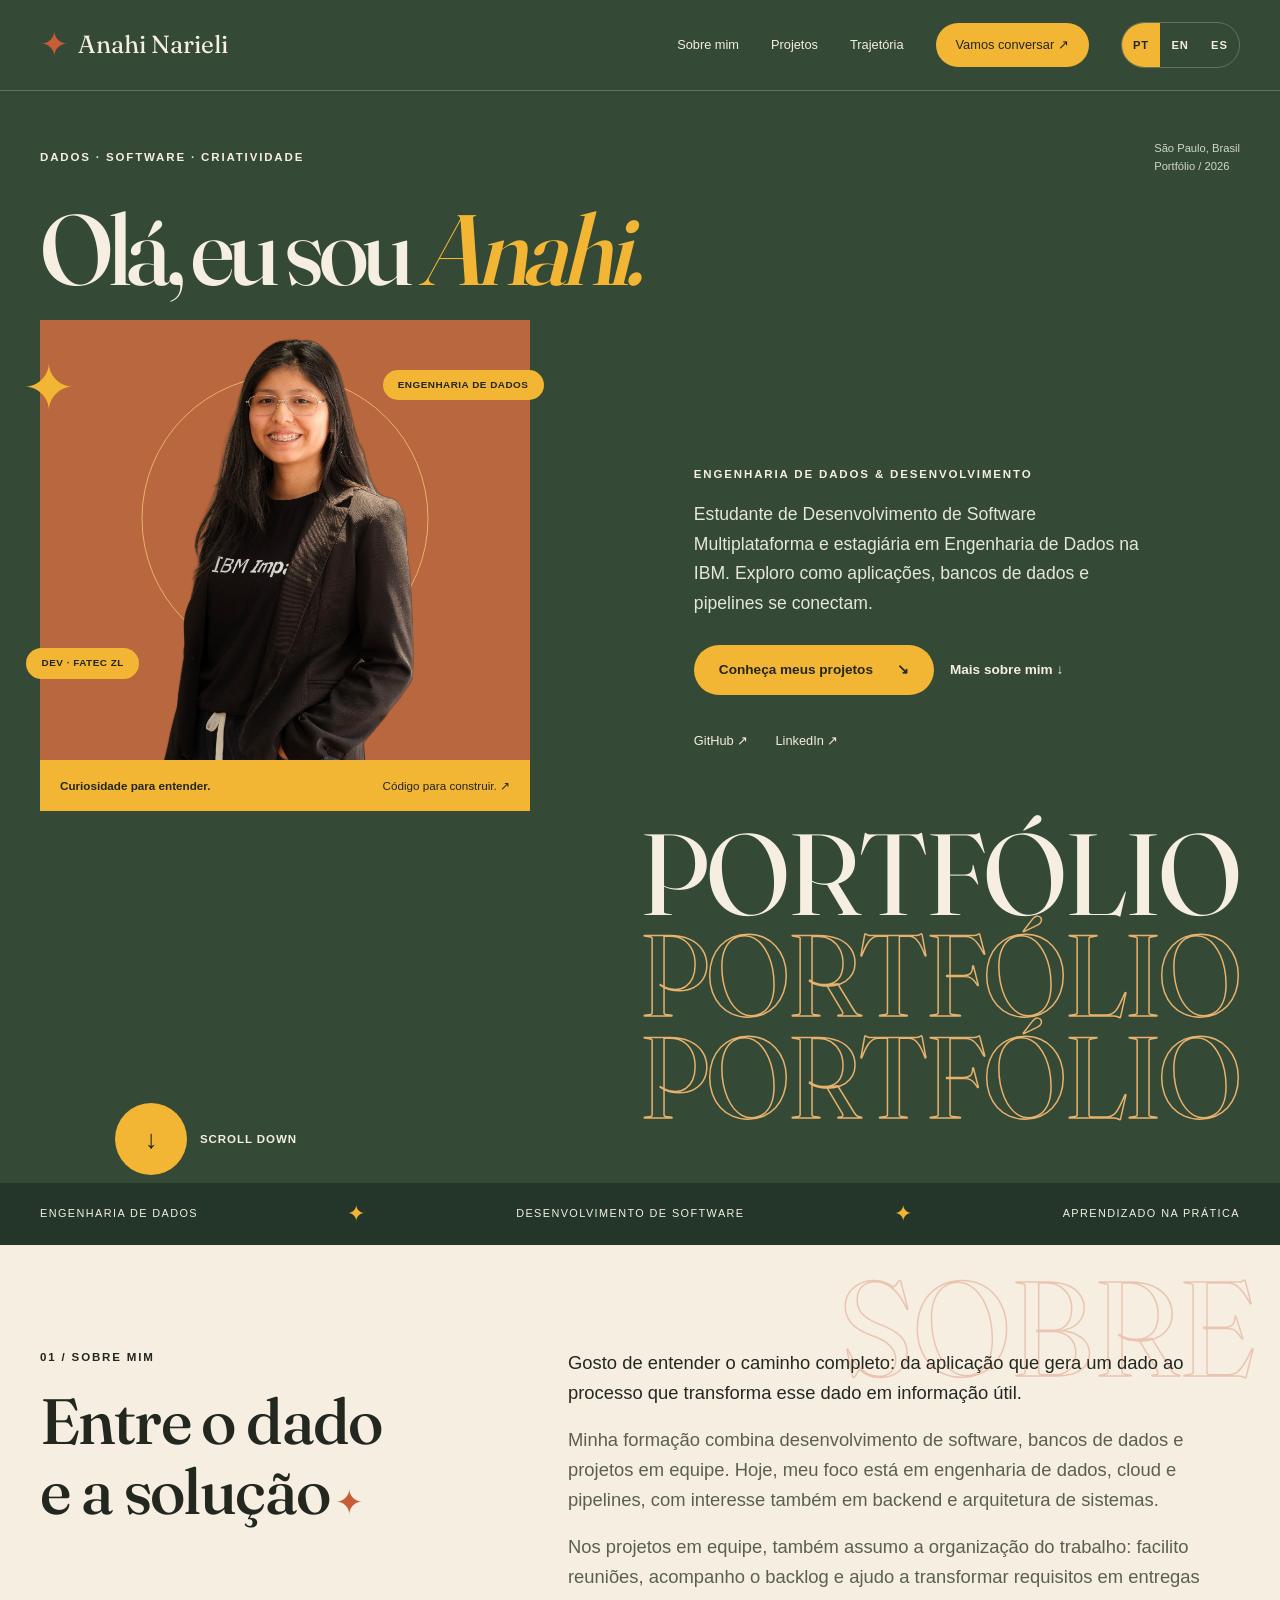
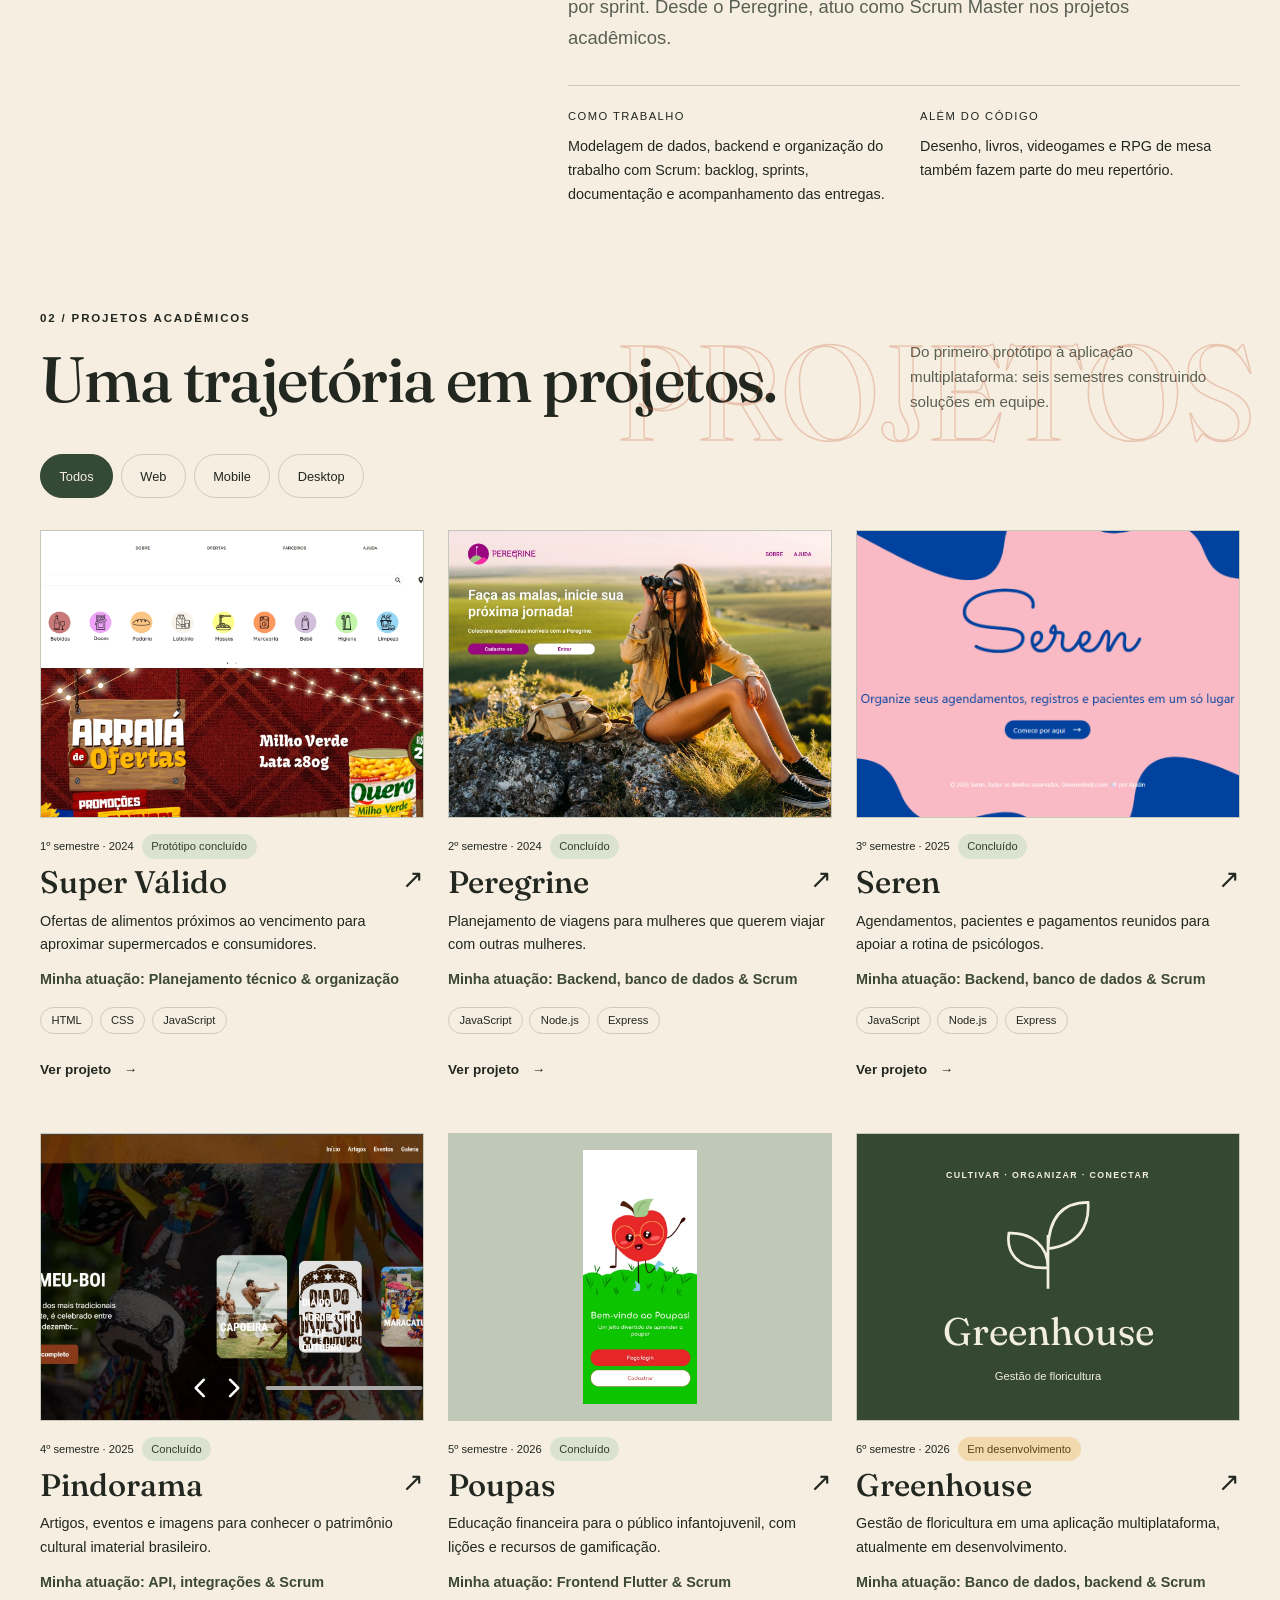
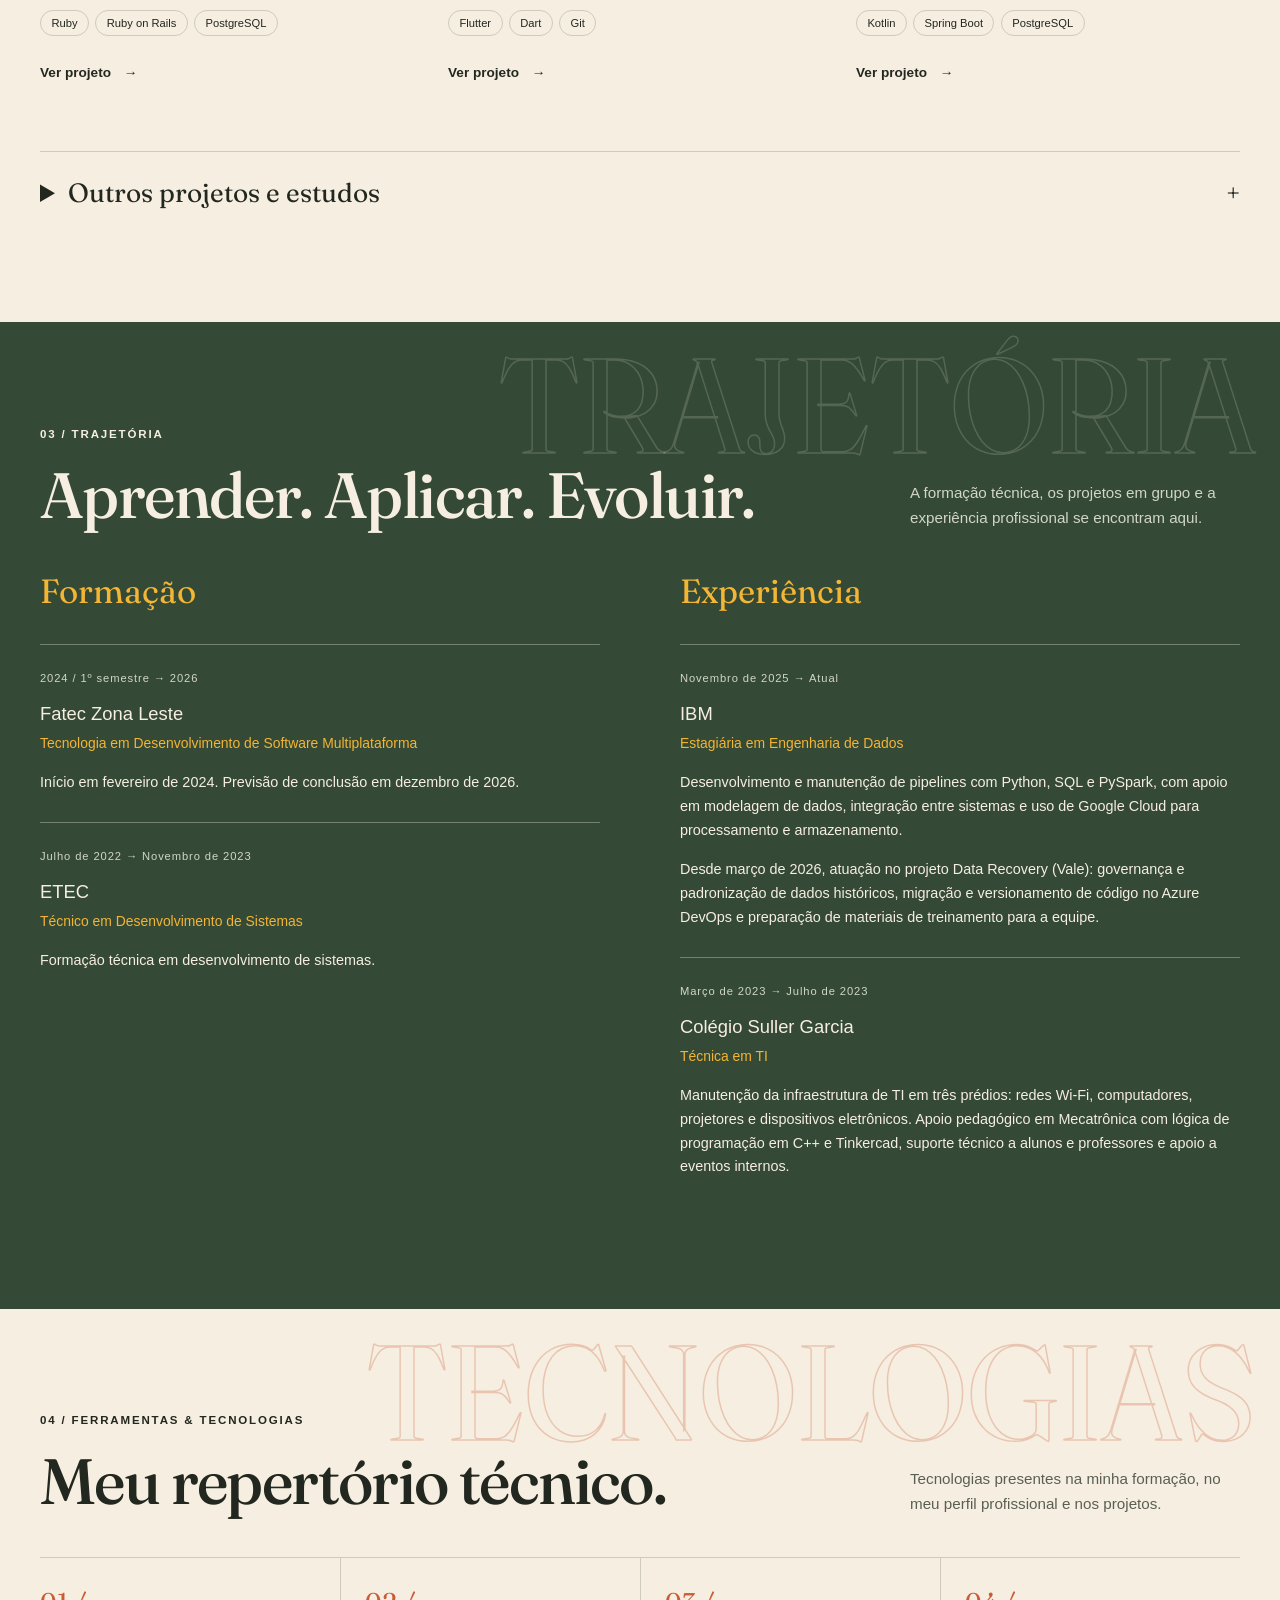
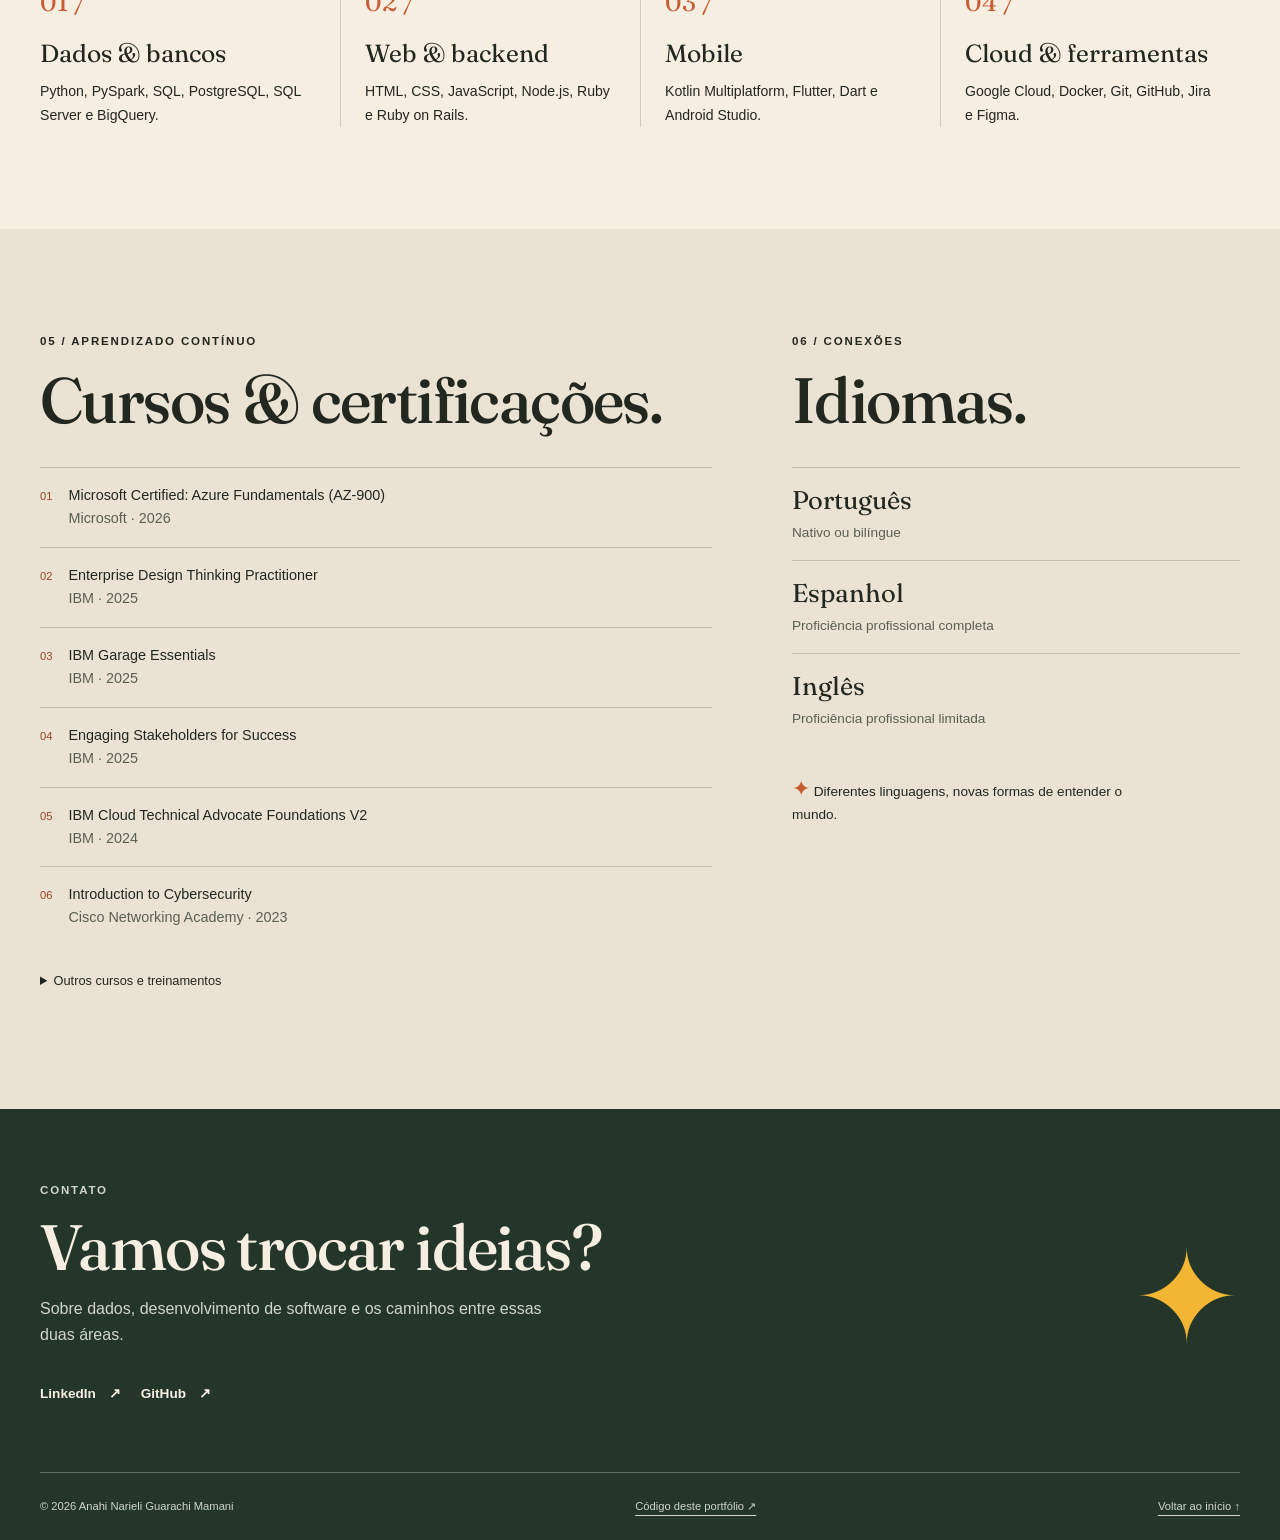
<file: index.html>
<!doctype html>
<html lang="pt-BR">
  <head>
    <meta charset="utf-8" />
    <meta name="viewport" content="width=device-width, initial-scale=1" />
    <meta name="theme-color" content="#344936" />
    <meta
      name="description"
      content="Portfólio de Anahi Narieli Guarachi Mamani: engenharia de dados, desenvolvimento de software, formação e projetos."
      data-i18n-content="meta.description"
    />
    <title data-i18n="meta.title">
      Portfólio — Dados &amp; desenvolvimento · Anahi Narieli
    </title>
    <link rel="icon" href="assets/images/favicon.svg" type="image/svg+xml" />
    <link rel="stylesheet" href="css/variables.css" />
    <link rel="stylesheet" href="css/base.css" />
    <link rel="stylesheet" href="css/components.css" />
    <link rel="stylesheet" href="css/home.css" />
    <link rel="stylesheet" href="css/responsive.css" />
    <script src="js/i18n.js" defer></script>
    <script src="js/main.js" defer></script>
  </head>
  <body>
    <a class="skip-link" href="#conteudo" data-i18n="nav.skip"
      >Pular para o conteúdo</a
    >
    <header class="site-header dark">
      <div class="container header-inner">
        <a
          class="brand"
          href="index.html"
          aria-label="Anahi Narieli — página inicial"
          data-i18n-aria="nav.brand-aria"
          ><span class="star" aria-hidden="true">✦</span> Anahi Narieli</a
        ><button
          class="menu-toggle"
          type="button"
          aria-controls="site-nav"
          aria-expanded="false"
        >
          Menu +
        </button>
        <nav
          class="site-nav"
          id="site-nav"
          aria-label="Navegação principal"
          data-i18n-aria="nav.main"
        >
          <a href="index.html#sobre" data-i18n="nav.about">Sobre mim</a
          ><a href="index.html#projetos" data-i18n="nav.projects">Projetos</a
          ><a href="index.html#trajetoria" data-i18n="nav.trajectory"
            >Trajetória</a
          ><a class="nav-contact" href="#contato" data-i18n="nav.contact"
            >Vamos conversar ↗</a
          ><span
            class="lang-switch"
            role="group"
            aria-label="Idioma"
            data-i18n-aria="nav.lang"
            ><button type="button" data-lang="pt" aria-pressed="true">PT</button
            ><button type="button" data-lang="en" aria-pressed="false">
              EN</button
            ><button type="button" data-lang="es" aria-pressed="false">
              ES
            </button></span
          >
        </nav>
      </div>
    </header>
    <main id="conteudo">
      <section class="hero dark" aria-labelledby="hero-title">
        <div class="container">
          <div class="hero-topline">
            <p class="eyebrow" data-i18n="hero.eyebrow">
              Dados · Software · Criatividade
            </p>
            <span data-i18n="hero.topline"
              >São Paulo, Brasil<br />Portfólio / 2026</span
            >
          </div>
          <h1 class="hero-title" id="hero-title" data-i18n="hero.title">
            Olá, eu sou <span class="outline">Anahi.</span>
          </h1>
          <div class="hero-grid">
            <figure class="portrait-wrap">
              <span class="portrait-star" aria-hidden="true">✦</span>
              <span class="portrait-pill pill-top" data-i18n="hero.pill-top"
                >Engenharia de dados</span
              >
              <span class="portrait-pill pill-bottom" data-i18n="hero.pill-bottom"
                >Dev · Fatec ZL</span
              >
              <div class="portrait">
                <img
                  src="assets/images/anahi.png"
                  width="495"
                  height="882"
                  alt="Anahi Narieli sorrindo, de óculos e blazer escuro."
                  data-i18n-alt="hero.photo-alt"
                  fetchpriority="high"
                />
              </div>
              <figcaption class="photo-caption">
                <strong data-i18n="hero.caption-1"
                  >Curiosidade para entender.</strong
                ><span data-i18n="hero.caption-2">Código para construir. ↗</span>
              </figcaption>
            </figure>
            <div class="hero-copy">
              <p class="eyebrow" data-i18n="hero.copy-eyebrow">
                Engenharia de dados & desenvolvimento
              </p>
              <p class="intro" data-i18n="hero.intro">
                Estudante de Desenvolvimento de Software Multiplataforma e
                estagiária em Engenharia de Dados na IBM. Exploro como
                aplicações, bancos de dados e pipelines se conectam.
              </p>
              <div class="actions">
                <a class="button" href="#projetos" data-i18n="hero.cta-projects"
                  >Conheça meus projetos <span aria-hidden="true">↘</span></a
                ><a class="text-link" href="#sobre" data-i18n="hero.cta-about"
                  >Mais sobre mim ↓</a
                >
              </div>
              <div class="hero-social">
                <a href="https://github.com/AnahiMamani">GitHub ↗</a
                ><a href="https://www.linkedin.com/in/anahinarieli/"
                  >LinkedIn ↗</a
                >
              </div>
            </div>
          </div>
          <div class="hero-words" aria-hidden="true">
            <span>Portfólio</span
            ><span class="w-outline">Portfólio</span
            ><span class="w-outline">Portfólio</span>
          </div>
        </div>
        <a
          class="scroll-badge"
          href="#sobre"
          aria-label="Rolar para Sobre mim"
          data-i18n-aria="hero.scroll-aria"
          ><span class="scroll-circle" aria-hidden="true">↓</span
          ><span class="scroll-text" data-i18n="hero.scroll">Scroll down</span></a
        >
        <div class="hero-ribbon">
          <div class="container ribbon-inner">
            <span data-i18n="hero.ribbon-1">Engenharia de dados</span
            ><span class="star" aria-hidden="true">✦</span
            ><span data-i18n="hero.ribbon-2">Desenvolvimento de software</span
            ><span class="star" aria-hidden="true">✦</span
            ><span class="ribbon-last" data-i18n="hero.ribbon-3"
              >Aprendizado na prática</span
            >
          </div>
        </div>
      </section>
      <section class="section" id="sobre" aria-labelledby="sobre-title">
        <p class="section-word" aria-hidden="true" data-i18n="word.sobre">
          Sobre
        </p>
        <div class="container about-grid">
          <div>
            <p class="eyebrow" data-i18n="about.eyebrow">01 / Sobre mim</p>
            <h2 id="sobre-title" data-i18n="about.title">
              Entre o dado<br />e a solução<span
                class="star"
                aria-hidden="true"
              >
                ✦</span
              >
            </h2>
          </div>
          <div class="about-body">
            <p data-i18n="about.p1">
              Gosto de entender o caminho completo: da aplicação que gera um
              dado ao processo que transforma esse dado em informação útil.
            </p>
            <p class="muted" data-i18n="about.p2">
              Minha formação combina desenvolvimento de software, bancos de
              dados e projetos em equipe. Hoje, meu foco está em engenharia de
              dados, cloud e pipelines, com interesse também em backend e
              arquitetura de sistemas.
            </p>
            <p class="muted" data-i18n="about.p3">
              Nos projetos em equipe, também assumo a organização do trabalho:
              facilito reuniões, acompanho o backlog e ajudo a transformar
              requisitos em entregas por sprint. Desde o Peregrine, atuo como
              Scrum Master nos projetos acadêmicos.
            </p>
            <div class="about-bottom">
              <div>
                <h3 data-i18n="about.how">Como trabalho</h3>
                <p data-i18n="about.how-p">
                  Modelagem de dados, backend e organização do trabalho com
                  Scrum: backlog, sprints, documentação e acompanhamento das
                  entregas.
                </p>
              </div>
              <div>
                <h3 data-i18n="about.beyond">Além do código</h3>
                <p data-i18n="about.beyond-p">
                  Desenho, livros, videogames e RPG de mesa também fazem parte
                  do meu repertório.
                </p>
              </div>
            </div>
          </div>
        </div>
      </section>
      <section
        class="section projects-section"
        id="projetos"
        aria-labelledby="projetos-title"
      >
        <p class="section-word" aria-hidden="true" data-i18n="word.projetos">
          Projetos
        </p>
        <div class="container">
          <div class="section-heading">
            <div>
              <p class="eyebrow" data-i18n="projects.eyebrow">
                02 / Projetos acadêmicos
              </p>
              <h2 id="projetos-title" data-i18n="projects.title">
                Uma trajetória em projetos.
              </h2>
            </div>
            <p class="muted" data-i18n="projects.muted">
              Do primeiro protótipo à aplicação multiplataforma: seis semestres
              construindo soluções em equipe.
            </p>
          </div>
          <div
            class="filters"
            role="group"
            aria-label="Filtrar projetos acadêmicos"
            data-i18n-aria="projects.filters-aria"
            hidden
          >
            <button
              type="button"
              data-filter="todos"
              aria-pressed="true"
              data-i18n="filter.all"
            >
              Todos</button
            ><button
              type="button"
              data-filter="web"
              aria-pressed="false"
              data-i18n="filter.web"
            >
              Web</button
            ><button
              type="button"
              data-filter="mobile"
              aria-pressed="false"
              data-i18n="filter.mobile"
            >
              Mobile</button
            ><button
              type="button"
              data-filter="desktop"
              aria-pressed="false"
              data-i18n="filter.desktop"
            >
              Desktop
            </button>
          </div>
          <p class="filter-status" role="status" aria-live="polite" hidden></p>
          <div class="project-grid" id="academic-grid">
            <article class="project-card" data-category="web">
              <a
                class="project-cover"
                href="projetos/supervalido.html"
                aria-label="Conhecer Super Válido"
                data-i18n-aria="sv.cover-aria"
                ><img
                  src="assets/projects/supervalido/01.webp"
                  alt="Tela inicial do Super Válido com menu de categorias e banner de ofertas."
                  data-i18n-alt="sv.cover-alt"
                  width="1890"
                  height="943"
                  loading="lazy"
              /></a>
              <div class="project-badges">
                <span data-i18n="sv.badge-1">1º semestre · 2024</span
                ><span class="status" data-i18n="sv.badge-2"
                  >Protótipo concluído</span
                >
              </div>
              <h3>
                <a href="projetos/supervalido.html">Super Válido</a
                ><span class="arrow" aria-hidden="true">↗</span>
              </h3>
              <p data-i18n="sv.desc">
                Ofertas de alimentos próximos ao vencimento para aproximar
                supermercados e consumidores.
              </p>
              <p class="card-role" data-i18n="sv.role">
                Minha atuação: Planejamento técnico & organização
              </p>
              <ul class="tags">
                <li>HTML</li>
                <li>CSS</li>
                <li>JavaScript</li>
              </ul>
              <a
                class="text-link"
                href="projetos/supervalido.html"
                data-i18n="card.view"
                >Ver projeto <span aria-hidden="true">→</span></a
              >
            </article>
            <article class="project-card" data-category="web">
              <a
                class="project-cover"
                href="projetos/peregrine.html"
                aria-label="Conhecer Peregrine"
                data-i18n-aria="pg.cover-aria"
                ><img
                  src="assets/projects/peregrine/01.webp"
                  alt="Página inicial do Peregrine com chamada para planejamento de viagens."
                  data-i18n-alt="pg.cover-alt"
                  width="1440"
                  height="1024"
                  loading="lazy"
              /></a>
              <div class="project-badges">
                <span data-i18n="pg.badge-1">2º semestre · 2024</span
                ><span class="status" data-i18n="pg.badge-2">Concluído</span>
              </div>
              <h3>
                <a href="projetos/peregrine.html">Peregrine</a
                ><span class="arrow" aria-hidden="true">↗</span>
              </h3>
              <p data-i18n="pg.desc">
                Planejamento de viagens para mulheres que querem viajar com
                outras mulheres.
              </p>
              <p class="card-role" data-i18n="pg.role">
                Minha atuação: Backend, banco de dados & Scrum
              </p>
              <ul class="tags">
                <li>JavaScript</li>
                <li>Node.js</li>
                <li>Express</li>
              </ul>
              <a
                class="text-link"
                href="projetos/peregrine.html"
                data-i18n="card.view"
                >Ver projeto <span aria-hidden="true">→</span></a
              >
            </article>
            <article class="project-card" data-category="web">
              <a
                class="project-cover"
                href="projetos/seren.html"
                aria-label="Conhecer Seren"
                data-i18n-aria="se.cover-aria"
                ><img
                  src="assets/projects/seren/01.webp"
                  alt="Página inicial do Seren com a proposta de organizar agendamentos."
                  data-i18n-alt="se.cover-alt"
                  width="1350"
                  height="642"
                  loading="lazy"
              /></a>
              <div class="project-badges">
                <span data-i18n="se.badge-1">3º semestre · 2025</span
                ><span class="status" data-i18n="se.badge-2">Concluído</span>
              </div>
              <h3>
                <a href="projetos/seren.html">Seren</a
                ><span class="arrow" aria-hidden="true">↗</span>
              </h3>
              <p data-i18n="se.desc">
                Agendamentos, pacientes e pagamentos reunidos para apoiar a
                rotina de psicólogos.
              </p>
              <p class="card-role" data-i18n="se.role">
                Minha atuação: Backend, banco de dados & Scrum
              </p>
              <ul class="tags">
                <li>JavaScript</li>
                <li>Node.js</li>
                <li>Express</li>
              </ul>
              <a
                class="text-link"
                href="projetos/seren.html"
                data-i18n="card.view"
                >Ver projeto <span aria-hidden="true">→</span></a
              >
            </article>
            <article class="project-card" data-category="web">
              <a
                class="project-cover"
                href="projetos/pindorama.html"
                aria-label="Conhecer Pindorama"
                data-i18n-aria="pi.cover-aria"
                ><img
                  src="assets/projects/pindorama/01.webp"
                  alt="Página inicial do Pindorama com destaque para o Bumba-meu-boi."
                  data-i18n-alt="pi.cover-alt"
                  width="1918"
                  height="910"
                  loading="lazy"
              /></a>
              <div class="project-badges">
                <span data-i18n="pi.badge-1">4º semestre · 2025</span
                ><span class="status" data-i18n="pi.badge-2">Concluído</span>
              </div>
              <h3>
                <a href="projetos/pindorama.html">Pindorama</a
                ><span class="arrow" aria-hidden="true">↗</span>
              </h3>
              <p data-i18n="pi.desc">
                Artigos, eventos e imagens para conhecer o patrimônio cultural
                imaterial brasileiro.
              </p>
              <p class="card-role" data-i18n="pi.role">
                Minha atuação: API, integrações & Scrum
              </p>
              <ul class="tags">
                <li>Ruby</li>
                <li>Ruby on Rails</li>
                <li>PostgreSQL</li>
              </ul>
              <a
                class="text-link"
                href="projetos/pindorama.html"
                data-i18n="card.view"
                >Ver projeto <span aria-hidden="true">→</span></a
              >
            </article>
            <article class="project-card" data-category="mobile desktop">
              <a
                class="project-cover phone"
                href="projetos/poupas.html"
                aria-label="Conhecer Poupas"
                data-i18n-aria="po.cover-aria"
                ><img
                  src="assets/projects/poupas/01.webp"
                  alt="Tela de boas-vindas do aplicativo Poupas."
                  data-i18n-alt="po.cover-alt"
                  width="380"
                  height="846"
                  loading="lazy"
              /></a>
              <div class="project-badges">
                <span data-i18n="po.badge-1">5º semestre · 2026</span
                ><span class="status" data-i18n="po.badge-2">Concluído</span>
              </div>
              <h3>
                <a href="projetos/poupas.html">Poupas</a
                ><span class="arrow" aria-hidden="true">↗</span>
              </h3>
              <p data-i18n="po.desc">
                Educação financeira para o público infantojuvenil, com lições e
                recursos de gamificação.
              </p>
              <p class="card-role" data-i18n="po.role">
                Minha atuação: Frontend Flutter & Scrum
              </p>
              <ul class="tags">
                <li>Flutter</li>
                <li>Dart</li>
                <li>Git</li>
              </ul>
              <a
                class="text-link"
                href="projetos/poupas.html"
                data-i18n="card.view"
                >Ver projeto <span aria-hidden="true">→</span></a
              >
            </article>
            <article class="project-card" data-category="mobile desktop">
              <a
                class="project-cover"
                href="projetos/greenhouse.html"
                aria-label="Conhecer Greenhouse"
                data-i18n-aria="gh.cover-aria"
                ><div class="greenhouse-cover">
                  <span class="eyebrow" data-i18n="gh.cover-eyebrow"
                    >Cultivar · Organizar · Conectar</span
                  ><svg
                    viewBox="0 0 120 110"
                    width="110"
                    height="100"
                    aria-hidden="true"
                  >
                    <path
                      d="M60 103V44M60 80C24 82 14 61 17 42c25-1 43 14 43 38Zm0-21c1-37 18-51 44-51 2 27-11 47-44 51Z"
                      fill="none"
                      stroke="currentColor"
                      stroke-width="3"
                    /></svg
                  ><strong>Greenhouse</strong
                  ><span data-i18n="gh.cover-sub">Gestão de floricultura</span>
                </div></a
              >
              <div class="project-badges">
                <span data-i18n="gh.badge-1">6º semestre · 2026</span
                ><span class="status in-progress" data-i18n="gh.badge-2"
                  >Em desenvolvimento</span
                >
              </div>
              <h3>
                <a href="projetos/greenhouse.html">Greenhouse</a
                ><span class="arrow" aria-hidden="true">↗</span>
              </h3>
              <p data-i18n="gh.desc">
                Gestão de floricultura em uma aplicação multiplataforma,
                atualmente em desenvolvimento.
              </p>
              <p class="card-role" data-i18n="gh.role">
                Minha atuação: Banco de dados, backend & Scrum
              </p>
              <ul class="tags">
                <li>Kotlin</li>
                <li>Spring Boot</li>
                <li>PostgreSQL</li>
              </ul>
              <a
                class="text-link"
                href="projetos/greenhouse.html"
                data-i18n="card.view"
                >Ver projeto <span aria-hidden="true">→</span></a
              >
            </article>
          </div>
          <details class="other-projects">
            <summary data-i18n="others.summary">
              Outros projetos e estudos <span aria-hidden="true">+</span>
            </summary>
            <p class="muted" data-i18n="others.muted">
              Projetos adicionais, fora da sequência dos seis semestres.
            </p>
            <div class="project-grid">
              <article class="project-card" data-category="dados">
                <a
                  class="project-cover"
                  href="projetos/pipeline-medallion.html"
                  aria-label="Conhecer SQL Server → BigQuery"
                  data-i18n-aria="pl.cover-aria"
                  ><div class="cover-art pipeline">
                    <span data-i18n="pl.cover-tag">Engenharia de dados</span
                    ><strong data-i18n="pl.cover-title"
                      >Da origem<br />à análise.</strong
                    >
                    <div class="pipeline-route">
                      <i>SQL Server</i><b aria-hidden="true">→</b><i>BigQuery</i
                      ><b aria-hidden="true">→</b><i>Dataform</i>
                    </div>
                  </div>
                  <span class="cover-label" data-i18n="pl.cover-label"
                    >Fluxo do projeto</span
                  ></a
                >
                <p class="project-meta" data-i18n="pl.meta">
                  Engenharia de dados · Cloud
                </p>
                <h3>
                  <a href="projetos/pipeline-medallion.html"
                    >SQL Server → BigQuery</a
                  ><span class="arrow" aria-hidden="true">↗</span>
                </h3>
                <p data-i18n="pl.desc">
                  Ingestão incremental e transformação de dados em uma
                  arquitetura Medallion.
                </p>
                <ul class="tags">
                  <li>Python</li>
                  <li>SQL Server</li>
                  <li>BigQuery</li>
                </ul>
                <a
                  class="text-link"
                  href="projetos/pipeline-medallion.html"
                  data-i18n="card.view"
                  >Ver projeto <span aria-hidden="true">→</span></a
                >
              </article>
              <article class="project-card" data-category="mobile">
                <a
                  class="project-cover phone"
                  href="projetos/connectstudents.html"
                  aria-label="Conhecer ConnectStudents"
                  data-i18n-aria="cs.cover-aria"
                  ><img
                    src="assets/projects/connectstudents-feed.png"
                    alt="Registro da interface do ConnectStudents preservado no repositório do projeto."
                    data-i18n-alt="cs.cover-alt"
                    width="1440"
                    height="960"
                    loading="lazy"
                  /><span class="cover-label" data-i18n="cs.cover-label"
                    >Interface do projeto</span
                  ></a
                >
                <p class="project-meta" data-i18n="cs.meta">
                  Aplicativo Android · Educação
                </p>
                <h3>
                  <a href="projetos/connectstudents.html">ConnectStudents</a
                  ><span class="arrow" aria-hidden="true">↗</span>
                </h3>
                <p data-i18n="cs.desc">
                  Comunicação entre estudantes, professores e a instituição de
                  ensino.
                </p>
                <ul class="tags">
                  <li>Kotlin</li>
                  <li>Android Studio</li>
                  <li>Firebase</li>
                </ul>
                <a
                  class="text-link"
                  href="projetos/connectstudents.html"
                  data-i18n="card.view"
                  >Ver projeto <span aria-hidden="true">→</span></a
                >
              </article>
              <article class="project-card" data-category="web">
                <a
                  class="project-cover"
                  href="projetos/rosycoffee.html"
                  aria-label="Conhecer Rosycoffee"
                  data-i18n-aria="rc.cover-aria"
                  ><img
                    src="assets/projects/rosycoffee.png"
                    alt="Página inicial da Rosycoffee com cardápio e composição de fotografias."
                    data-i18n-alt="rc.cover-alt"
                    width="1440"
                    height="960"
                    loading="lazy"
                  /><span class="cover-label" data-i18n="rc.cover-label"
                    >Interface do projeto</span
                  ></a
                >
                <p class="project-meta" data-i18n="rc.meta">
                  Website · Cafeteria
                </p>
                <h3>
                  <a href="projetos/rosycoffee.html">Rosycoffee</a
                  ><span class="arrow" aria-hidden="true">↗</span>
                </h3>
                <p data-i18n="rc.desc">
                  Uma landing page que apresenta o cardápio e a atmosfera de uma
                  cafeteria.
                </p>
                <ul class="tags">
                  <li>HTML</li>
                  <li>CSS</li>
                </ul>
                <a
                  class="text-link"
                  href="projetos/rosycoffee.html"
                  data-i18n="card.view"
                  >Ver projeto <span aria-hidden="true">→</span></a
                >
              </article>
              <article class="project-card" data-category="web">
                <a
                  class="project-cover"
                  href="projetos/petcare.html"
                  aria-label="Conhecer PetCare"
                  data-i18n-aria="pc.cover-aria"
                  ><img
                    src="assets/projects/petcare.png"
                    alt="Página inicial do PetCare, com apresentação dos serviços para animais."
                    data-i18n-alt="pc.cover-alt"
                    width="1440"
                    height="960"
                    loading="lazy"
                  /><span class="cover-label" data-i18n="pc.cover-label"
                    >Interface do projeto</span
                  ></a
                >
                <p class="project-meta" data-i18n="pc.meta">
                  Website · Cuidados com animais
                </p>
                <h3>
                  <a href="projetos/petcare.html">PetCare</a
                  ><span class="arrow" aria-hidden="true">↗</span>
                </h3>
                <p data-i18n="pc.desc">
                  Uma proposta para aproximar tutores de animais e cuidadores.
                </p>
                <ul class="tags">
                  <li>HTML</li>
                  <li>CSS</li>
                  <li>JavaScript</li>
                </ul>
                <a
                  class="text-link"
                  href="projetos/petcare.html"
                  data-i18n="card.view"
                  >Ver projeto <span aria-hidden="true">→</span></a
                >
              </article>
            </div>
          </details>
        </div>
      </section>
      <section
        class="section dark"
        id="trajetoria"
        aria-labelledby="trajetoria-title"
      >
        <p class="section-word" aria-hidden="true" data-i18n="word.traj">
          Trajetória
        </p>
        <div class="container">
          <div class="section-heading">
            <div>
              <p class="eyebrow" data-i18n="traj.eyebrow">03 / Trajetória</p>
              <h2 id="trajetoria-title" data-i18n="traj.title">
                Aprender. Aplicar. Evoluir.
              </h2>
            </div>
            <p class="muted" data-i18n="traj.muted">
              A formação técnica, os projetos em grupo e a experiência
              profissional se encontram aqui.
            </p>
          </div>
          <div class="trajectory-grid">
            <div>
              <h3 class="column-title" data-i18n="traj.col-edu">Formação</h3>
              <article class="timeline-item">
                <p class="date" data-i18n="traj.edu1-date">
                  2024 / 1º semestre → 2026
                </p>
                <h4>Fatec Zona Leste</h4>
                <p class="role" data-i18n="traj.edu1-role">
                  Tecnologia em Desenvolvimento de Software Multiplataforma
                </p>
                <p data-i18n="traj.edu1-p">
                  Início em fevereiro de 2024. Previsão de conclusão em dezembro
                  de 2026.
                </p>
              </article>
              <article class="timeline-item">
                <p class="date" data-i18n="traj.edu2-date">
                  Julho de 2022 → Novembro de 2023
                </p>
                <h4>ETEC</h4>
                <p class="role" data-i18n="traj.edu2-role">
                  Técnico em Desenvolvimento de Sistemas
                </p>
                <p data-i18n="traj.edu2-p">
                  Formação técnica em desenvolvimento de sistemas.
                </p>
              </article>
            </div>
            <div>
              <h3 class="column-title" data-i18n="traj.col-exp">Experiência</h3>
              <article class="timeline-item">
                <p class="date" data-i18n="traj.exp1-date">
                  Novembro de 2025 → Atual
                </p>
                <h4>IBM</h4>
                <p class="role" data-i18n="traj.exp1-role">
                  Estagiária em Engenharia de Dados
                </p>
                <p data-i18n="traj.exp1-p1">
                  Desenvolvimento e manutenção de pipelines com Python, SQL e
                  PySpark, com apoio em modelagem de dados, integração entre
                  sistemas e uso de Google Cloud para processamento e
                  armazenamento.
                </p>
                <p data-i18n="traj.exp1-p2">
                  Desde março de 2026, atuação no projeto Data Recovery (Vale):
                  governança e padronização de dados históricos, migração e
                  versionamento de código no Azure DevOps e preparação de
                  materiais de treinamento para a equipe.
                </p>
              </article>
              <article class="timeline-item">
                <p class="date" data-i18n="traj.exp2-date">
                  Março de 2023 → Julho de 2023
                </p>
                <h4>Colégio Suller Garcia</h4>
                <p class="role" data-i18n="traj.exp2-role">Técnica em TI</p>
                <p data-i18n="traj.exp2-p">
                  Manutenção da infraestrutura de TI em três prédios: redes
                  Wi-Fi, computadores, projetores e dispositivos eletrônicos.
                  Apoio pedagógico em Mecatrônica com lógica de programação em
                  C++ e Tinkercad, suporte técnico a alunos e professores e
                  apoio a eventos internos.
                </p>
              </article>
            </div>
          </div>
        </div>
      </section>
      <section
        class="section"
        id="tecnologias"
        aria-labelledby="tecnologias-title"
      >
        <p class="section-word" aria-hidden="true" data-i18n="word.tech">
          Tecnologias
        </p>
        <div class="container">
          <div class="section-heading">
            <div>
              <p class="eyebrow" data-i18n="skills.eyebrow">
                04 / Ferramentas & tecnologias
              </p>
              <h2 id="tecnologias-title" data-i18n="skills.title">
                Meu repertório técnico.
              </h2>
            </div>
            <p class="muted" data-i18n="skills.muted">
              Tecnologias presentes na minha formação, no meu perfil
              profissional e nos projetos.
            </p>
          </div>
          <div class="skills-grid">
            <article class="skill-group">
              <p class="skill-number">01 /</p>
              <h3 data-i18n="skills.g1-h">Dados & bancos</h3>
              <p data-i18n="skills.g1-p">
                Python, PySpark, SQL, PostgreSQL, SQL Server e BigQuery.
              </p>
            </article>
            <article class="skill-group">
              <p class="skill-number">02 /</p>
              <h3 data-i18n="skills.g2-h">Web & backend</h3>
              <p data-i18n="skills.g2-p">
                HTML, CSS, JavaScript, Node.js, Ruby e Ruby on Rails.
              </p>
            </article>
            <article class="skill-group">
              <p class="skill-number">03 /</p>
              <h3 data-i18n="skills.g3-h">Mobile</h3>
              <p data-i18n="skills.g3-p">
                Kotlin Multiplatform, Flutter, Dart e Android Studio.
              </p>
            </article>
            <article class="skill-group">
              <p class="skill-number">04 /</p>
              <h3 data-i18n="skills.g4-h">Cloud & ferramentas</h3>
              <p data-i18n="skills.g4-p">
                Google Cloud, Docker, Git, GitHub, Jira e Figma.
              </p>
            </article>
          </div>
        </div>
      </section>
      <section
        class="section learning"
        id="aprendizado"
        aria-labelledby="aprendizado-title"
      >
        <div class="container learning-grid">
          <div>
            <p class="eyebrow" data-i18n="learn.eyebrow">
              05 / Aprendizado contínuo
            </p>
            <h2 id="aprendizado-title" data-i18n="learn.title">
              Cursos & certificações.
            </h2>
            <ul class="course-list">
              <li>
                <span>01</span>
                <div>
                  <h3>Microsoft Certified: Azure Fundamentals (AZ-900)</h3>
                  <p class="muted">Microsoft · 2026</p>
                </div>
              </li>
              <li>
                <span>02</span>
                <div>
                  <h3>Enterprise Design Thinking Practitioner</h3>
                  <p class="muted">IBM · 2025</p>
                </div>
              </li>
              <li>
                <span>03</span>
                <div>
                  <h3>IBM Garage Essentials</h3>
                  <p class="muted">IBM · 2025</p>
                </div>
              </li>
              <li>
                <span>04</span>
                <div>
                  <h3>Engaging Stakeholders for Success</h3>
                  <p class="muted">IBM · 2025</p>
                </div>
              </li>
              <li>
                <span>05</span>
                <div>
                  <h3>IBM Cloud Technical Advocate Foundations V2</h3>
                  <p class="muted">IBM · 2024</p>
                </div>
              </li>
              <li>
                <span>06</span>
                <div>
                  <h3>Introduction to Cybersecurity</h3>
                  <p class="muted">Cisco Networking Academy · 2023</p>
                </div>
              </li>
            </ul>
            <details>
              <summary data-i18n="learn.details">
                Outros cursos e treinamentos
              </summary>
              <p data-i18n="learn.details-p">
                Data Engineering with Python and SQL, Data Modeling and
                Relational Database e Data Warehouse Concepts, registrados no
                meu perfil profissional. As cargas horárias e datas exatas
                constam nos certificados e podem ser complementadas.
              </p>
            </details>
          </div>
          <div>
            <p class="eyebrow" data-i18n="lang.eyebrow">06 / Conexões</p>
            <h2 data-i18n="lang.title">Idiomas.</h2>
            <dl class="language-list">
              <div>
                <dt data-i18n="lang.pt">Português</dt>
                <dd data-i18n="lang.pt-lvl">Nativo ou bilíngue</dd>
              </div>
              <div>
                <dt data-i18n="lang.es">Espanhol</dt>
                <dd data-i18n="lang.es-lvl">
                  Proficiência profissional completa
                </dd>
              </div>
              <div>
                <dt data-i18n="lang.en">Inglês</dt>
                <dd data-i18n="lang.en-lvl">
                  Proficiência profissional limitada
                </dd>
              </div>
            </dl>
            <p class="personal-note" data-i18n="lang.note">
              <span class="star" aria-hidden="true">✦</span> Diferentes
              linguagens, novas formas de entender o mundo.
            </p>
          </div>
        </div>
      </section>
    </main>
    <footer class="site-footer" id="contato">
      <div class="container">
        <div class="footer-top">
          <div>
            <p class="eyebrow" data-i18n="footer.eyebrow">Contato</p>
            <h2 data-i18n="footer.title">Vamos trocar ideias?</h2>
            <p data-i18n="footer.p">
              Sobre dados, desenvolvimento de software e os caminhos entre essas
              duas áreas.
            </p>
            <div class="footer-links">
              <a
                class="text-link"
                href="https://www.linkedin.com/in/anahinarieli/"
                >LinkedIn <span aria-hidden="true">↗</span></a
              ><a class="text-link" href="https://github.com/AnahiMamani"
                >GitHub <span aria-hidden="true">↗</span></a
              >
            </div>
          </div>
          <span class="footer-star" aria-hidden="true">✦</span>
        </div>
        <div class="footer-bottom">
          <span>© 2026 Anahi Narieli Guarachi Mamani</span
          ><a
            href="https://github.com/AnahiMamani/Portifolio"
            data-i18n="footer.code"
            >Código deste portfólio ↗</a
          ><a href="#conteudo" data-i18n="footer.top">Voltar ao início ↑</a>
        </div>
      </div>
    </footer>
  </body>
</html>
</file>
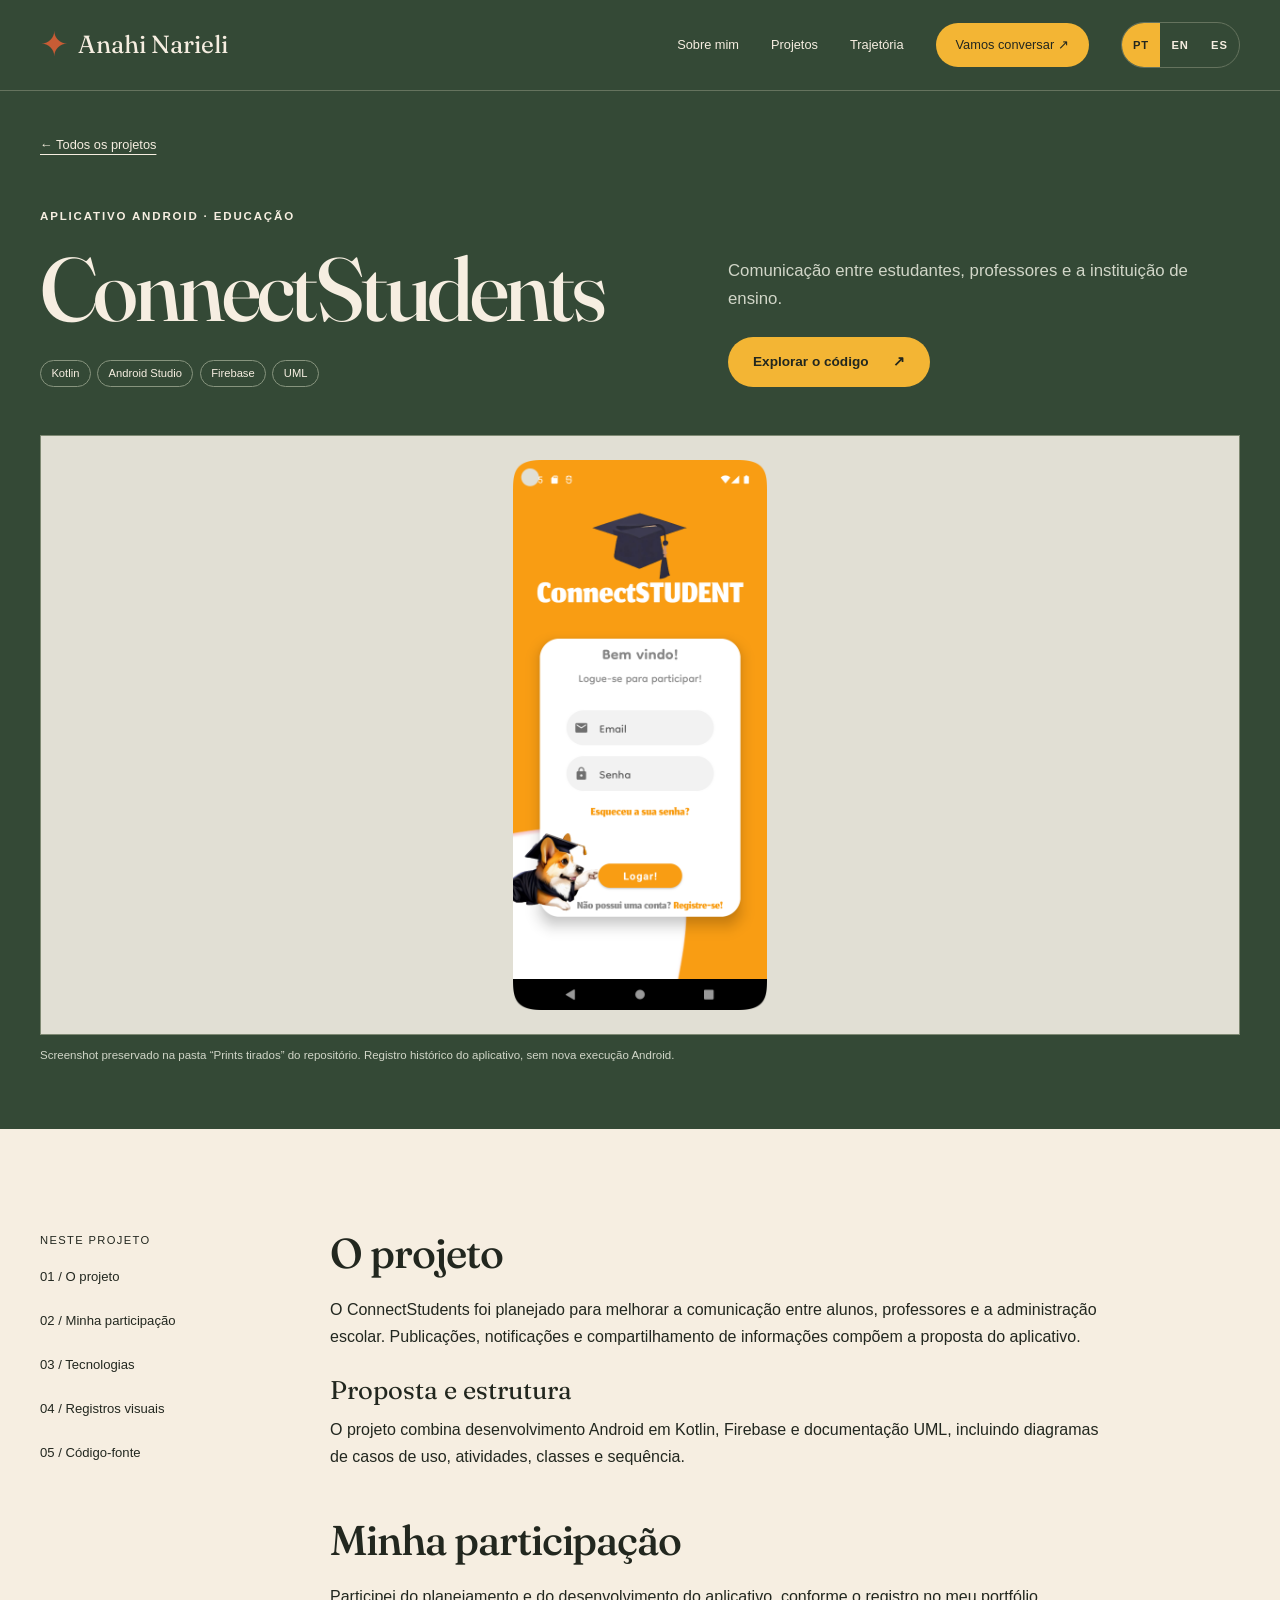
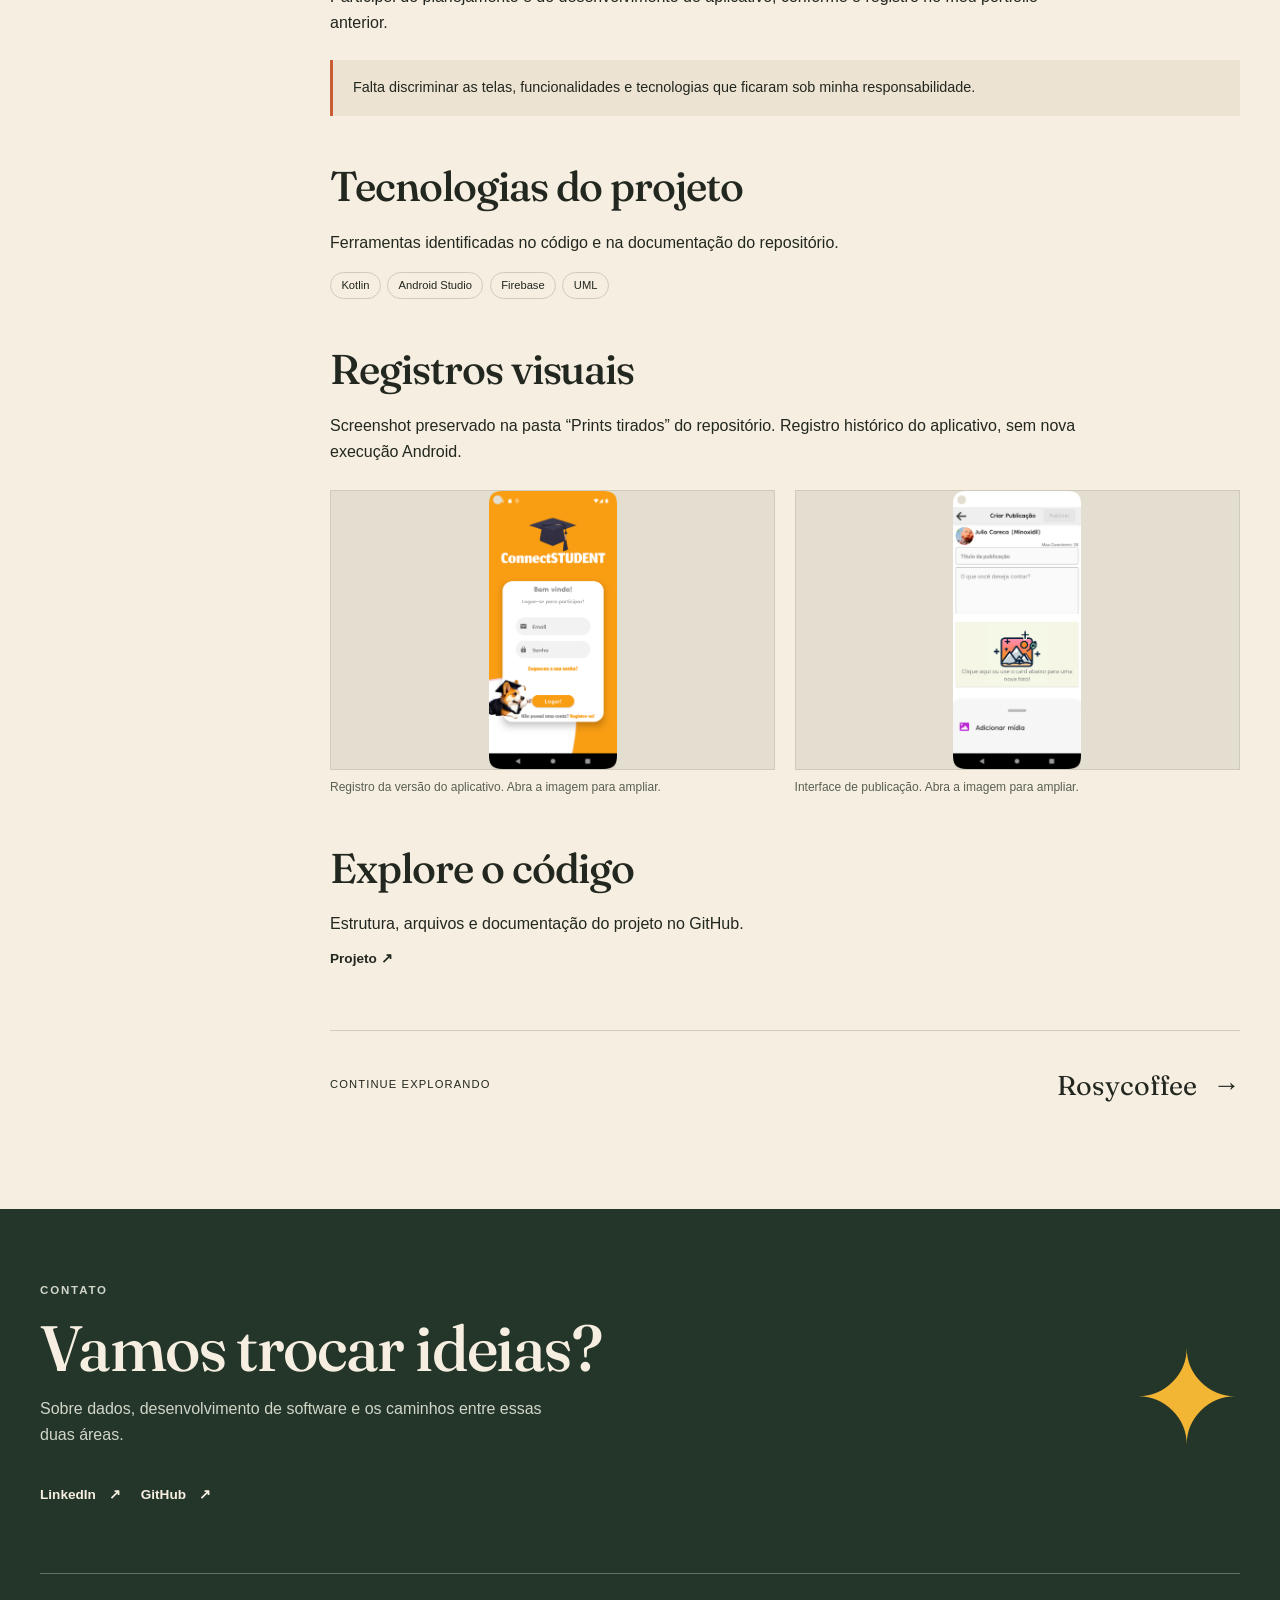
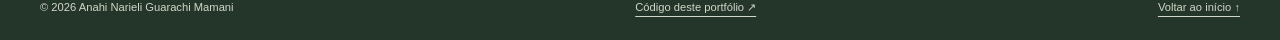
<file: projetos/connectstudents.html>
<!doctype html>
<html lang="pt-BR">
  <head>
    <meta charset="utf-8" />
    <meta name="viewport" content="width=device-width, initial-scale=1" />
    <meta name="theme-color" content="#344936" />
    <meta
      name="description"
      content="Comunicação entre estudantes, professores e a instituição de ensino."
    
      data-i18n-content="cs.meta.description"
    />
    <title>ConnectStudents · Anahi Narieli</title>
    <link rel="icon" href="../assets/images/favicon.svg" type="image/svg+xml" />
    <link rel="stylesheet" href="../css/variables.css" />
    <link rel="stylesheet" href="../css/base.css" />
    <link rel="stylesheet" href="../css/components.css" />
    <link rel="stylesheet" href="../css/project.css" />
    <link rel="stylesheet" href="../css/responsive.css" />
    <script src="../js/i18n.js" defer></script>
    <script src="../js/main.js" defer></script>
  </head>
  <body>
    <a class="skip-link" href="#conteudo" data-i18n="nav.skip">Pular para o conteúdo</a>
    <header class="site-header dark">
      <div class="container header-inner">
        <a
          class="brand"
          href="../index.html"
          aria-label="Anahi Narieli — página inicial" data-i18n-aria="nav.brand-aria"
          ><span class="star" aria-hidden="true">✦</span> Anahi Narieli</a
        ><button
          class="menu-toggle"
          type="button"
          aria-controls="site-nav"
          aria-expanded="false"
        >
          Menu +
        </button>
        <nav class="site-nav" id="site-nav" aria-label="Navegação principal" data-i18n-aria="nav.main">
          <a href="../index.html#sobre" data-i18n="nav.about">Sobre mim</a><a href="../index.html#projetos" data-i18n="nav.projects">Projetos</a><a href="../index.html#trajetoria" data-i18n="nav.trajectory">Trajetória</a><a class="nav-contact" href="#contato" data-i18n="nav.contact">Vamos conversar ↗</a>
        <span class="lang-switch" role="group" aria-label="Idioma" data-i18n-aria="nav.lang"><button type="button" data-lang="pt" aria-pressed="true">PT</button><button type="button" data-lang="en" aria-pressed="false">EN</button><button type="button" data-lang="es" aria-pressed="false">ES</button></span>
        </nav>
      </div>
    </header>
    <main id="conteudo">
      <section class="case-hero dark">
        <div class="container">
          <a class="breadcrumb" href="../index.html#projetos"
             data-i18n="case.back">← Todos os projetos</a>
          <div class="case-heading">
            <div>
              <p class="eyebrow" data-i18n="cs.t1">Aplicativo Android · Educação</p>
              <h1>ConnectStudents</h1>
              <ul class="tags">
                <li>Kotlin</li>
                <li>Android Studio</li>
                <li>Firebase</li>
                <li>UML</li>
              </ul>
            </div>
            <div>
              <p class="lead" data-i18n="cs.t2">
                Comunicação entre estudantes, professores e a instituição de
                ensino.
              </p>
              <div class="actions" style="margin-top: 1.5rem">
                <a class="button" href="https://github.com/AnahiMamani/Projeto"
                   data-i18n="case.code-btn">Explorar o código <span aria-hidden="true">↗</span></a>
              </div>
            </div>
          </div>
          <figure class="case-visual phone">
            <img
              src="../assets/projects/connectstudents-feed.png"
              alt="Registro da interface do ConnectStudents preservado no repositório do projeto." data-i18n-alt="cs.cover-alt"
              width="1440"
              height="960"
              fetchpriority="high"
            />
            <figcaption data-i18n="cs.records-p">
              Screenshot preservado na pasta “Prints tirados” do repositório.
              Registro histórico do aplicativo, sem nova execução Android.
            </figcaption>
          </figure>
        </div>
      </section>
      <div class="container section case-body">
        <aside class="case-index" aria-label="Nesta página" data-i18n-aria="case.index-aria">
          <p data-i18n="case.index-title">Neste projeto</p>
          <a href="#contexto" data-i18n="case.idx-project">01 / O projeto</a
          ><a href="#participacao" data-i18n="case.idx-role">02 / Minha participação</a
          ><a href="#stack" data-i18n="case.idx-stack">03 / Tecnologias</a
          ><a href="#galeria" data-i18n="case.idx-gallery">04 / Registros visuais</a
          ><a href="#codigo" data-i18n="case.idx-code">05 / Código-fonte</a>
        </aside>
        <div class="case-copy">
          <section id="contexto">
            <h2 data-i18n="case.the-project">O projeto</h2>
            <p data-i18n="cs.t3">
              O ConnectStudents foi planejado para melhorar a comunicação entre
              alunos, professores e a administração escolar. Publicações,
              notificações e compartilhamento de informações compõem a proposta
              do aplicativo.
            </p>
            <h3 data-i18n="case.structure">Proposta e estrutura</h3>
            <p data-i18n="cs.t4">
              O projeto combina desenvolvimento Android em Kotlin, Firebase e
              documentação UML, incluindo diagramas de casos de uso, atividades,
              classes e sequência.
            </p>
          </section>
          <section id="participacao">
            <h2 data-i18n="case.my-role">Minha participação</h2>
            <p data-i18n="cs.t5">
              Participei do planejamento e do desenvolvimento do aplicativo,
              conforme o registro no meu portfólio anterior.
            </p>
            <div class="note">
              <p data-i18n="cs.t6">
                Falta discriminar as telas, funcionalidades e tecnologias que
                ficaram sob minha responsabilidade.
              </p>
            </div>
          </section>
          <section id="stack">
            <h2 data-i18n="case.stack2">Tecnologias do projeto</h2>
            <p data-i18n="case.stack2-p">
              Ferramentas identificadas no código e na documentação do
              repositório.
            </p>
            <ul class="tags">
              <li>Kotlin</li>
              <li>Android Studio</li>
              <li>Firebase</li>
              <li>UML</li>
            </ul>
          </section>
          <section id="galeria">
            <h2 data-i18n="case.records">Registros visuais</h2>
            <p data-i18n="cs.records-p">
              Screenshot preservado na pasta “Prints tirados” do repositório.
              Registro histórico do aplicativo, sem nova execução Android.
            </p>
            <div class="gallery">
              <figure>
                <a
                  href="../assets/projects/connectstudents-feed.png"
                  aria-label="Abrir imagem: Registro da versão do aplicativo" data-i18n-aria="cs.open1"
                  ><img
                    src="../assets/projects/connectstudents-feed.png"
                    alt="Registro da versão do aplicativo — ConnectStudents" data-i18n-alt="cs.alt1"
                    loading="lazy"
                /></a>
                <figcaption data-i18n="cs.t7">
                  Registro da versão do aplicativo. Abra a imagem para ampliar.
                </figcaption>
              </figure>
              <figure>
                <a
                  href="../assets/projects/connectstudents-publicar.png"
                  aria-label="Abrir imagem: Interface de publicação" data-i18n-aria="cs.open2"
                  ><img
                    src="../assets/projects/connectstudents-publicar.png"
                    alt="Interface de publicação — ConnectStudents" data-i18n-alt="cs.alt2"
                    loading="lazy"
                /></a>
                <figcaption data-i18n="cs.t8">
                  Interface de publicação. Abra a imagem para ampliar.
                </figcaption>
              </figure>
            </div>
          </section>
          <section id="codigo">
            <h2 data-i18n="case.explore-code">Explore o código</h2>
            <p data-i18n="case.repo-p">Estrutura, arquivos e documentação do projeto no GitHub.</p>
            <a class="text-link" href="https://github.com/AnahiMamani/Projeto"
               data-i18n="case.repo">Projeto ↗</a>
          </section>
          <div class="next-project">
            <p data-i18n="case.next">Continue explorando</p>
            <a href="rosycoffee.html">Rosycoffee <span class="arrow" aria-hidden="true">→</span></a>
          </div>
        </div>
      </div>
    </main>
    <footer class="site-footer" id="contato">
      <div class="container">
        <div class="footer-top">
          <div>
            <p class="eyebrow" data-i18n="footer.eyebrow">Contato</p>
            <h2 data-i18n="footer.title">Vamos trocar ideias?</h2>
            <p data-i18n="footer.p">
              Sobre dados, desenvolvimento de software e os caminhos entre essas
              duas áreas.
            </p>
            <div class="footer-links">
              <a
                class="text-link"
                href="https://www.linkedin.com/in/anahinarieli/"
                >LinkedIn <span aria-hidden="true">↗</span></a
              ><a class="text-link" href="https://github.com/AnahiMamani"
                >GitHub <span aria-hidden="true">↗</span></a
              >
            </div>
          </div>
          <span class="footer-star" aria-hidden="true">✦</span>
        </div>
        <div class="footer-bottom">
          <span>© 2026 Anahi Narieli Guarachi Mamani</span
          ><a href="https://github.com/AnahiMamani/Portifolio"
             data-i18n="footer.code">Código deste portfólio ↗</a><a href="#conteudo" data-i18n="footer.top">Voltar ao início ↑</a>
        </div>
      </div>
    </footer>
  </body>
</html>
</file>
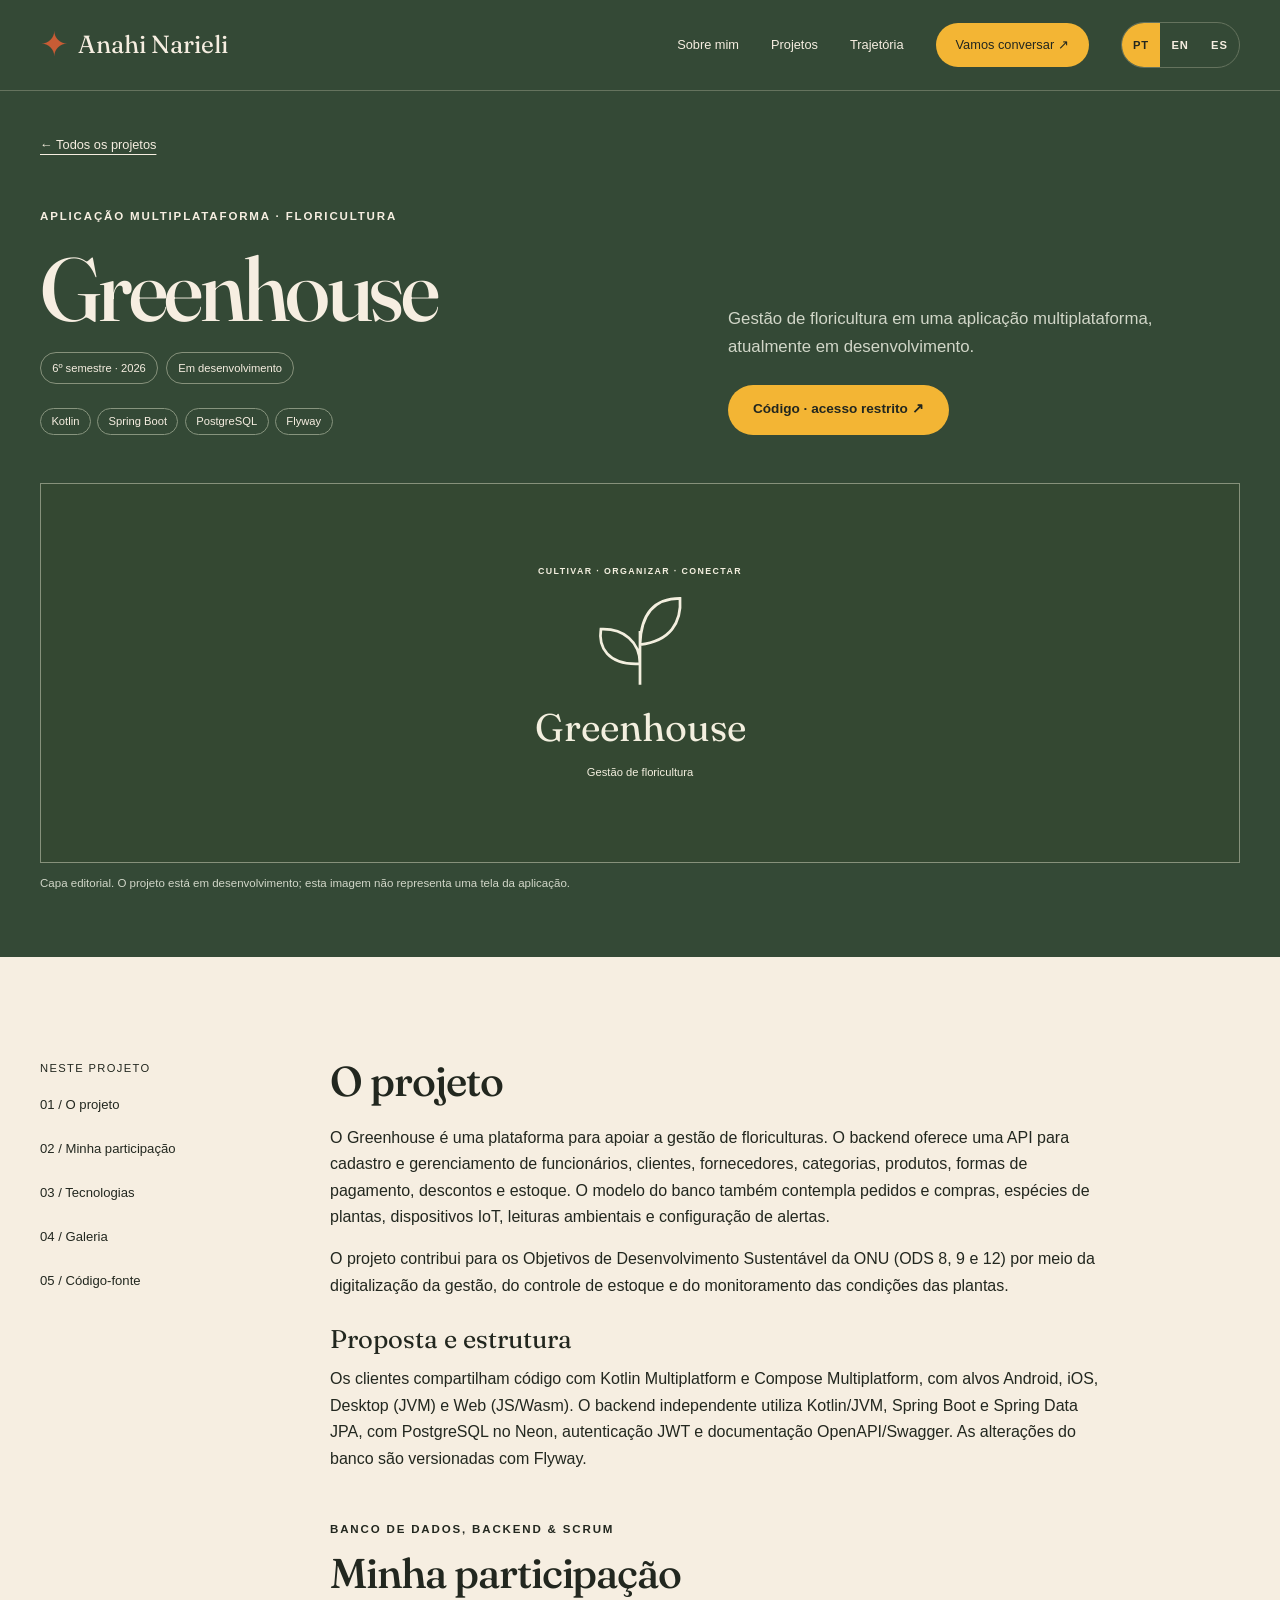
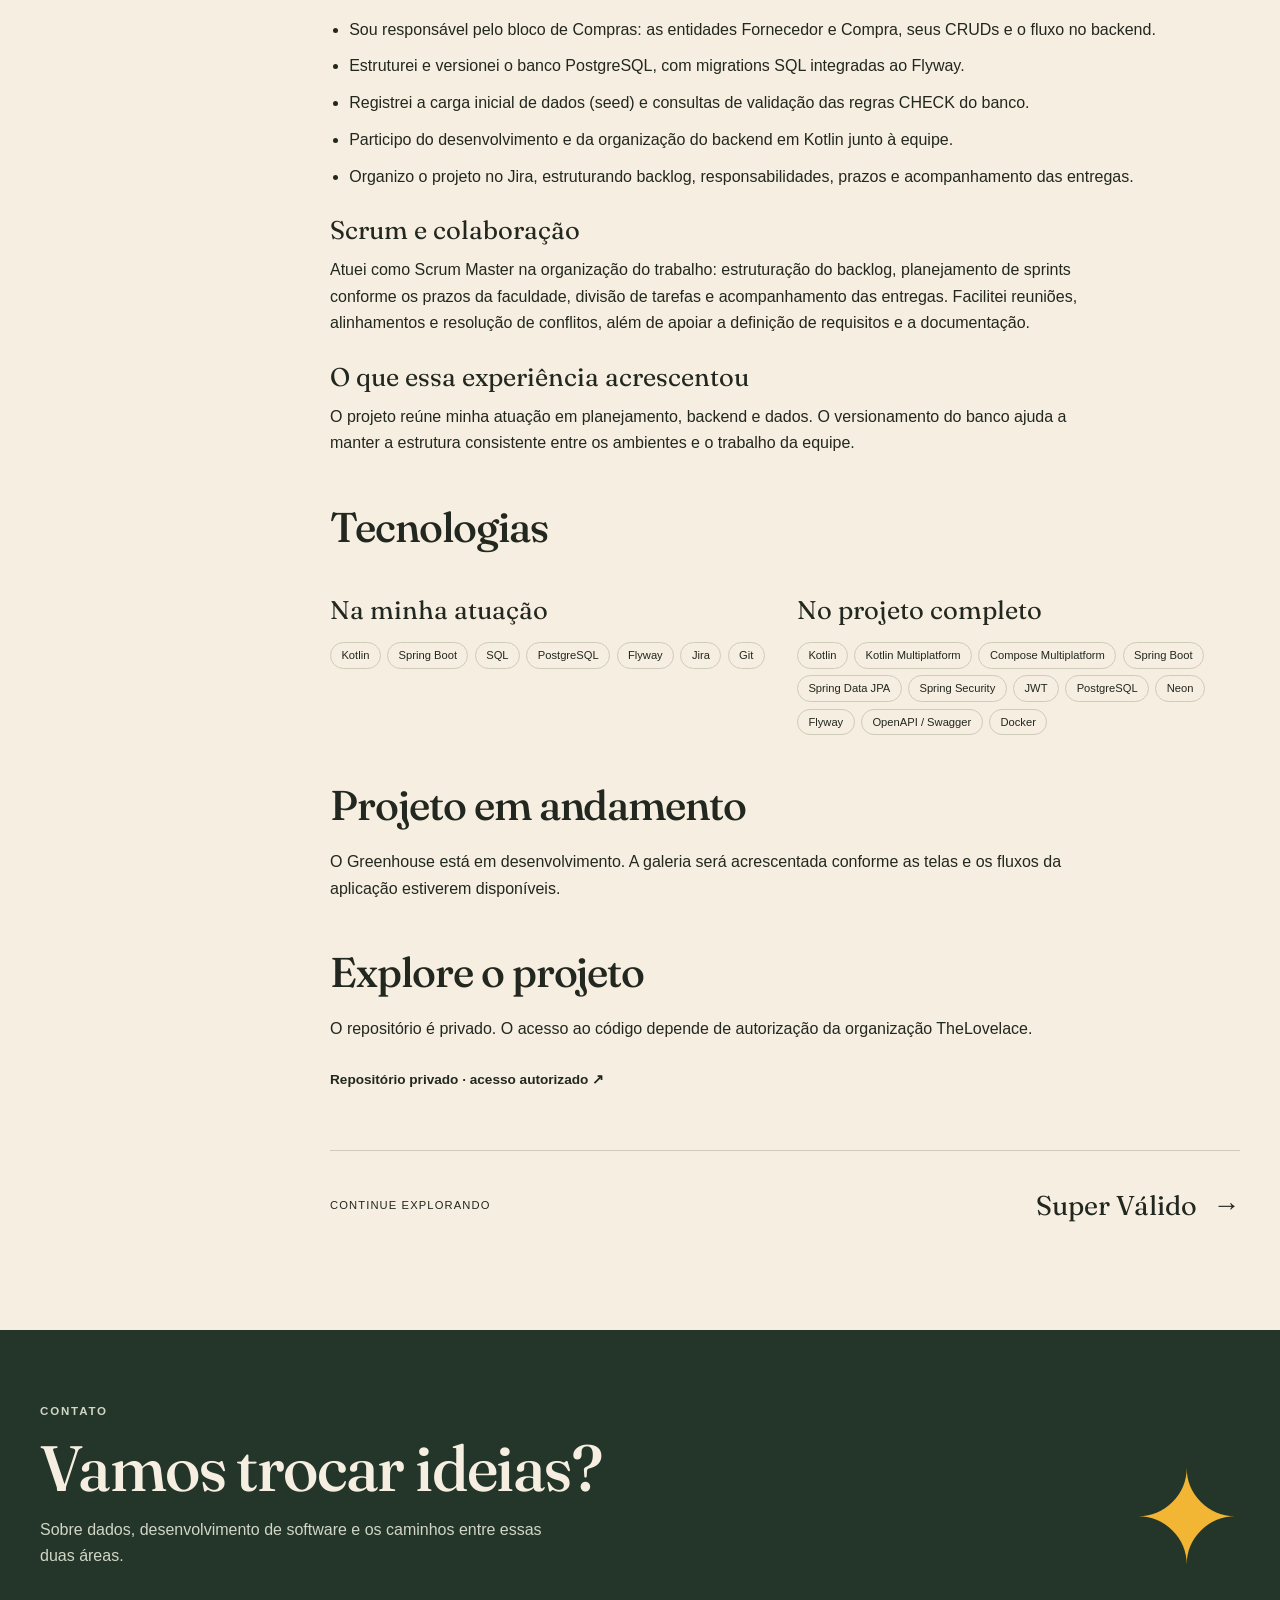
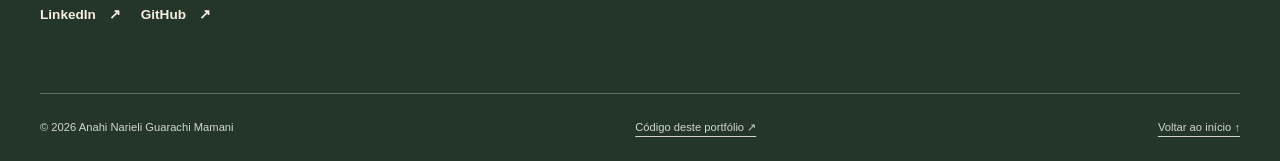
<file: projetos/greenhouse.html>
<!doctype html>
<html lang="pt-BR">
  <head>
    <meta charset="utf-8" />
    <meta name="viewport" content="width=device-width, initial-scale=1" />
    <meta name="theme-color" content="#344936" />
    <meta
      name="description"
      content="Gestão de floricultura em uma aplicação multiplataforma, atualmente em desenvolvimento."
    
      data-i18n-content="gh.meta.description"
    />
    <title>Greenhouse · Anahi Narieli</title>
    <link rel="icon" href="../assets/images/favicon.svg" type="image/svg+xml" />
    <link rel="stylesheet" href="../css/variables.css" />
    <link rel="stylesheet" href="../css/base.css" />
    <link rel="stylesheet" href="../css/components.css" />
    <link rel="stylesheet" href="../css/project.css" />
    <link rel="stylesheet" href="../css/responsive.css" />
    <script src="../js/i18n.js" defer></script>
    <script src="../js/main.js" defer></script>
  </head>
  <body>
    <a class="skip-link" href="#conteudo" data-i18n="nav.skip">Pular para o conteúdo</a>
    <header class="site-header dark">
      <div class="container header-inner">
        <a
          class="brand"
          href="../index.html"
          aria-label="Anahi Narieli — página inicial" data-i18n-aria="nav.brand-aria"
          ><span class="star" aria-hidden="true">✦</span> Anahi Narieli</a
        ><button
          class="menu-toggle"
          type="button"
          aria-controls="site-nav"
          aria-expanded="false"
        >
          Menu +
        </button>
        <nav class="site-nav" id="site-nav" aria-label="Navegação principal" data-i18n-aria="nav.main">
          <a href="../index.html#sobre" data-i18n="nav.about">Sobre mim</a><a href="../index.html#projetos" data-i18n="nav.projects">Projetos</a><a href="../index.html#trajetoria" data-i18n="nav.trajectory">Trajetória</a><a class="nav-contact" href="#contato" data-i18n="nav.contact">Vamos conversar ↗</a>
        <span class="lang-switch" role="group" aria-label="Idioma" data-i18n-aria="nav.lang"><button type="button" data-lang="pt" aria-pressed="true">PT</button><button type="button" data-lang="en" aria-pressed="false">EN</button><button type="button" data-lang="es" aria-pressed="false">ES</button></span>
        </nav>
      </div>
    </header>
    <main id="conteudo">
      <section class="case-hero dark">
        <div class="container">
          <a class="breadcrumb" href="../index.html#projetos"
             data-i18n="case.back">← Todos os projetos</a>
          <div class="case-heading">
            <div>
              <p class="eyebrow" data-i18n="gh.t1">Aplicação multiplataforma · Floricultura</p>
              <h1>Greenhouse</h1>
              <div class="case-badges">
                <span data-i18n="gh.badge-1">6º semestre · 2026</span><span data-i18n="gh.badge-2">Em desenvolvimento</span>
              </div>
              <ul class="tags">
                <li>Kotlin</li>
                <li>Spring Boot</li>
                <li>PostgreSQL</li>
                <li>Flyway</li>
              </ul>
            </div>
            <div>
              <p class="lead" data-i18n="gh.t2">
                Gestão de floricultura em uma aplicação multiplataforma,
                atualmente em desenvolvimento.
              </p>
              <div class="actions case-actions">
                <a
                  class="button"
                  href="https://github.com/TheLovelace/Greenhouse"
                   data-i18n="case.restricted-btn">Código · acesso restrito ↗</a>
              </div>
            </div>
          </div>
          <figure class="case-visual">
            <div class="greenhouse-cover">
              <span class="eyebrow" data-i18n="gh.t3">Cultivar · Organizar · Conectar</span><svg
                viewBox="0 0 120 110"
                width="110"
                height="100"
                aria-hidden="true"
              >
                <path
                  d="M60 103V44M60 80C24 82 14 61 17 42c25-1 43 14 43 38Zm0-21c1-37 18-51 44-51 2 27-11 47-44 51Z"
                  fill="none"
                  stroke="currentColor"
                  stroke-width="3"
                /></svg
              ><strong>Greenhouse</strong><span data-i18n="gh.t4">Gestão de floricultura</span>
            </div>
            <figcaption data-i18n="gh.t5">
              Capa editorial. O projeto está em desenvolvimento; esta imagem não
              representa uma tela da aplicação.
            </figcaption>
          </figure>
        </div>
      </section>
      <div class="container section case-body">
        <aside class="case-index" aria-label="Nesta página" data-i18n-aria="case.index-aria">
          <p data-i18n="case.index-title">Neste projeto</p>
          <a href="#contexto" data-i18n="case.idx-project">01 / O projeto</a
          ><a href="#participacao" data-i18n="case.idx-role">02 / Minha participação</a
          ><a href="#stack" data-i18n="case.idx-stack">03 / Tecnologias</a
          ><a href="#galeria" data-i18n="case.idx-gallery">04 / Galeria</a
          ><a href="#codigo" data-i18n="case.idx-code">05 / Código-fonte</a>
        </aside>
        <div class="case-copy">
          <section id="contexto">
            <h2 data-i18n="case.the-project">O projeto</h2>
            <p data-i18n="gh.t6">
              O Greenhouse é uma plataforma para apoiar a gestão de
              floriculturas. O backend oferece uma API para cadastro e
              gerenciamento de funcionários, clientes, fornecedores, categorias,
              produtos, formas de pagamento, descontos e estoque. O modelo do
              banco também contempla pedidos e compras, espécies de plantas,
              dispositivos IoT, leituras ambientais e configuração de alertas.
            </p>
            <p data-i18n="gh.t7">
              O projeto contribui para os Objetivos de Desenvolvimento
              Sustentável da ONU (ODS 8, 9 e 12) por meio da digitalização da
              gestão, do controle de estoque e do monitoramento das condições
              das plantas.
            </p>
            <h3 data-i18n="case.structure">Proposta e estrutura</h3>
            <p data-i18n="gh.t8">
              Os clientes compartilham código com Kotlin Multiplatform e Compose
              Multiplatform, com alvos Android, iOS, Desktop (JVM) e Web
              (JS/Wasm). O backend independente utiliza Kotlin/JVM, Spring Boot
              e Spring Data JPA, com PostgreSQL no Neon, autenticação JWT e
              documentação OpenAPI/Swagger. As alterações do banco são
              versionadas com Flyway.
            </p>
          </section>
          <section id="participacao">
            <p class="eyebrow role-eyebrow" data-i18n="gh.t9">Banco de dados, backend & Scrum</p>
            <h2 data-i18n="case.my-role">Minha participação</h2>
            <ul class="contribution-list">
              <li data-i18n="gh.t10">
                Sou responsável pelo bloco de Compras: as entidades Fornecedor
                e Compra, seus CRUDs e o fluxo no backend.
              </li>
              <li data-i18n="gh.t11">
                Estruturei e versionei o banco PostgreSQL, com migrations SQL
                integradas ao Flyway.
              </li>
              <li data-i18n="gh.t12">
                Registrei a carga inicial de dados (seed) e consultas de
                validação das regras CHECK do banco.
              </li>
              <li data-i18n="gh.t13">
                Participo do desenvolvimento e da organização do backend em
                Kotlin junto à equipe.
              </li>
              <li data-i18n="gh.t14">
                Organizo o projeto no Jira, estruturando backlog,
                responsabilidades, prazos e acompanhamento das entregas.
              </li>
            </ul>
            <h3 data-i18n="case.scrum">Scrum e colaboração</h3>
            <p data-i18n="case.scrum-p">
              Atuei como Scrum Master na organização do trabalho: estruturação
              do backlog, planejamento de sprints conforme os prazos da
              faculdade, divisão de tarefas e acompanhamento das entregas.
              Facilitei reuniões, alinhamentos e resolução de conflitos, além de
              apoiar a definição de requisitos e a documentação.
            </p>
            <h3 data-i18n="case.learned">O que essa experiência acrescentou</h3>
            <p data-i18n="gh.t15">
              O projeto reúne minha atuação em planejamento, backend e dados. O
              versionamento do banco ajuda a manter a estrutura consistente
              entre os ambientes e o trabalho da equipe.
            </p>
          </section>
          <section id="stack">
            <h2 data-i18n="case.stack">Tecnologias</h2>
            <div class="stack-split">
              <div>
                <h3 data-i18n="case.stack-mine">Na minha atuação</h3>
                <ul class="tags">
                  <li>Kotlin</li>
                  <li>Spring Boot</li>
                  <li>SQL</li>
                  <li>PostgreSQL</li>
                  <li>Flyway</li>
                  <li>Jira</li>
                  <li>Git</li>
                </ul>
              </div>
              <div>
                <h3 data-i18n="case.stack-all">No projeto completo</h3>
                <ul class="tags">
                  <li>Kotlin</li>
                  <li>Kotlin Multiplatform</li>
                  <li>Compose Multiplatform</li>
                  <li>Spring Boot</li>
                  <li>Spring Data JPA</li>
                  <li>Spring Security</li>
                  <li>JWT</li>
                  <li>PostgreSQL</li>
                  <li>Neon</li>
                  <li>Flyway</li>
                  <li>OpenAPI / Swagger</li>
                  <li>Docker</li>
                </ul>
              </div>
            </div>
          </section>
          <section id="galeria">
            <h2 data-i18n="gh.t16">Projeto em andamento</h2>
            <p data-i18n="gh.t17">
              O Greenhouse está em desenvolvimento. A galeria será acrescentada
              conforme as telas e os fluxos da aplicação estiverem disponíveis.
            </p>
          </section>
          <section id="codigo">
            <h2 data-i18n="case.explore">Explore o projeto</h2>
            <p data-i18n="gh.t18">
              O repositório é privado. O acesso ao código depende de autorização
              da organização TheLovelace.
            </p>
            <ul class="repo-list">
              <li data-i18n="gh.t19">
                <a
                  class="text-link"
                  href="https://github.com/TheLovelace/Greenhouse"
                  >Repositório privado · acesso autorizado ↗</a
                >
              </li>
            </ul>
          </section>
          <div class="next-project">
            <p data-i18n="case.next">Continue explorando</p>
            <a href="supervalido.html">Super Válido <span class="arrow" aria-hidden="true">→</span></a>
          </div>
        </div>
      </div>
    </main>
    <footer class="site-footer" id="contato">
      <div class="container">
        <div class="footer-top">
          <div>
            <p class="eyebrow" data-i18n="footer.eyebrow">Contato</p>
            <h2 data-i18n="footer.title">Vamos trocar ideias?</h2>
            <p data-i18n="footer.p">
              Sobre dados, desenvolvimento de software e os caminhos entre essas
              duas áreas.
            </p>
            <div class="footer-links">
              <a
                class="text-link"
                href="https://www.linkedin.com/in/anahinarieli/"
                >LinkedIn <span aria-hidden="true">↗</span></a
              ><a class="text-link" href="https://github.com/AnahiMamani"
                >GitHub <span aria-hidden="true">↗</span></a
              >
            </div>
          </div>
          <span class="footer-star" aria-hidden="true">✦</span>
        </div>
        <div class="footer-bottom">
          <span>© 2026 Anahi Narieli Guarachi Mamani</span
          ><a href="https://github.com/AnahiMamani/Portifolio"
             data-i18n="footer.code">Código deste portfólio ↗</a><a href="#conteudo" data-i18n="footer.top">Voltar ao início ↑</a>
        </div>
      </div>
    </footer>
  </body>
</html>
</file>
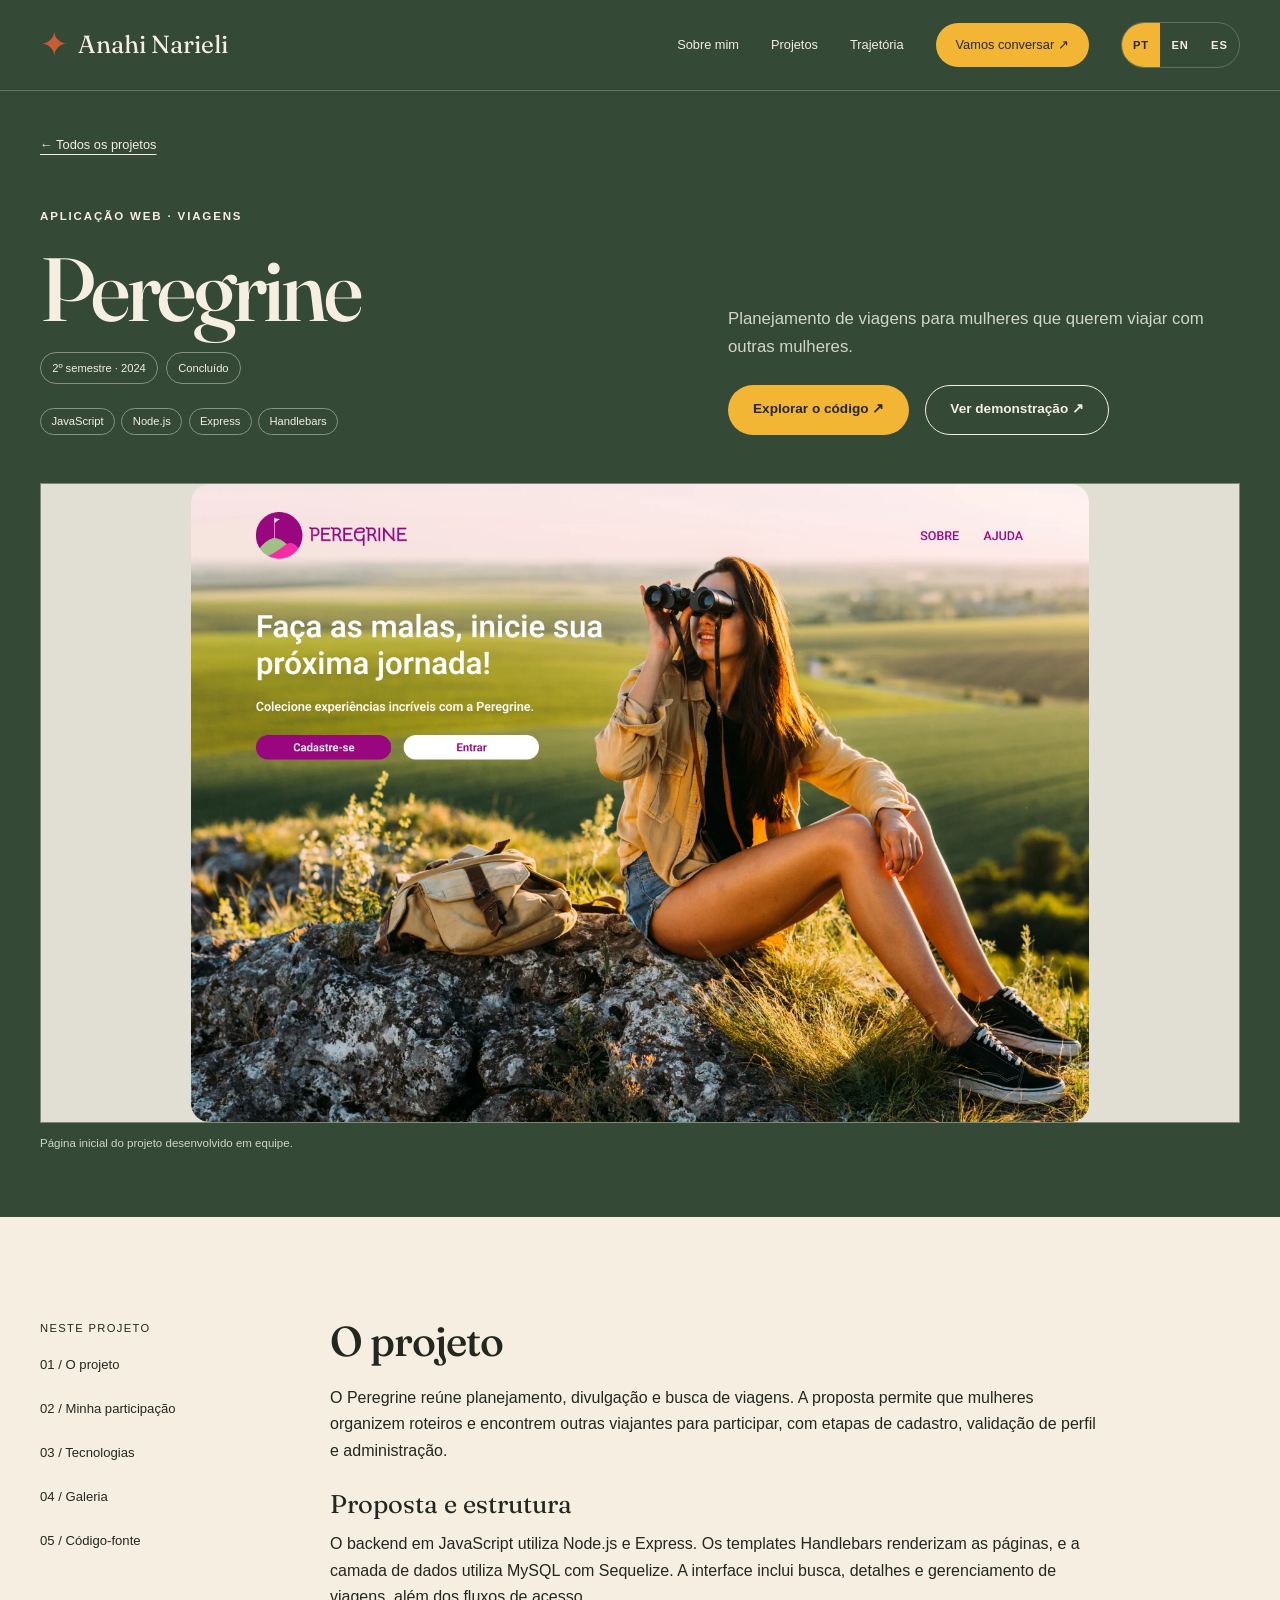
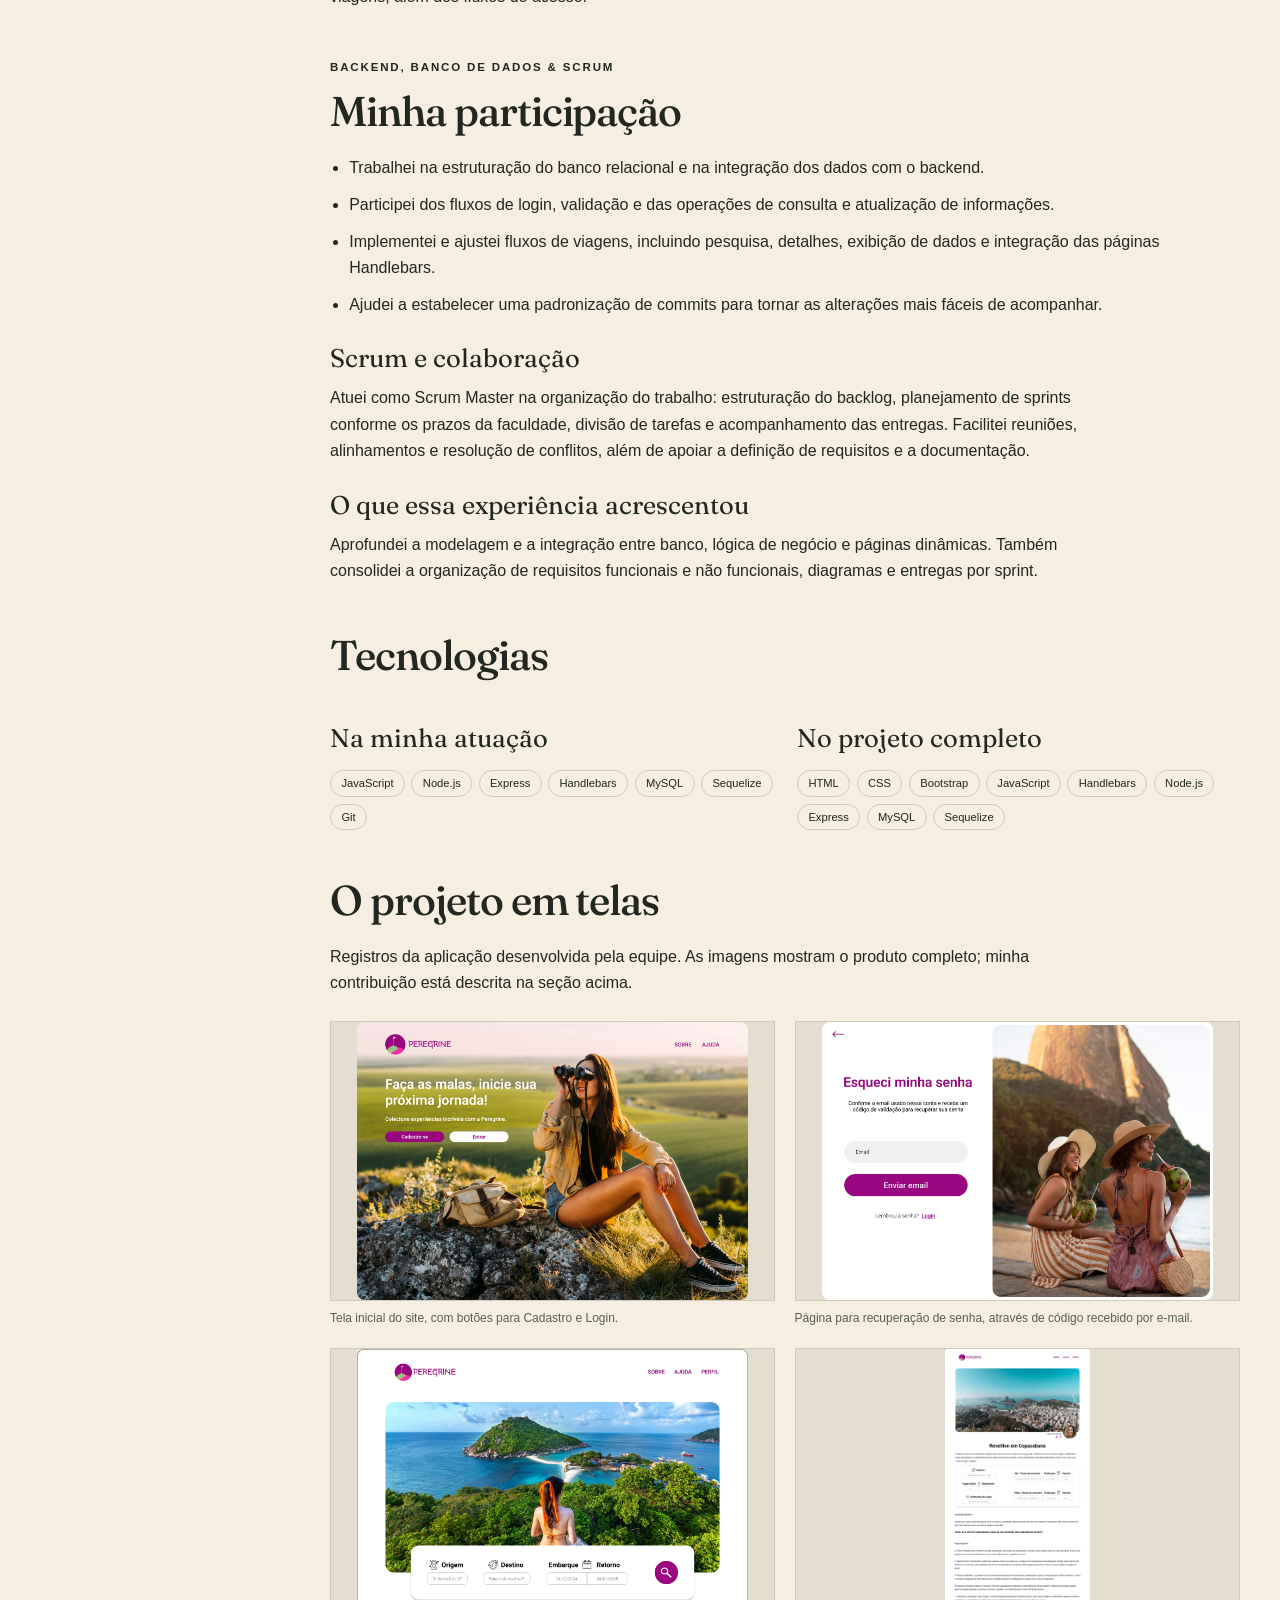
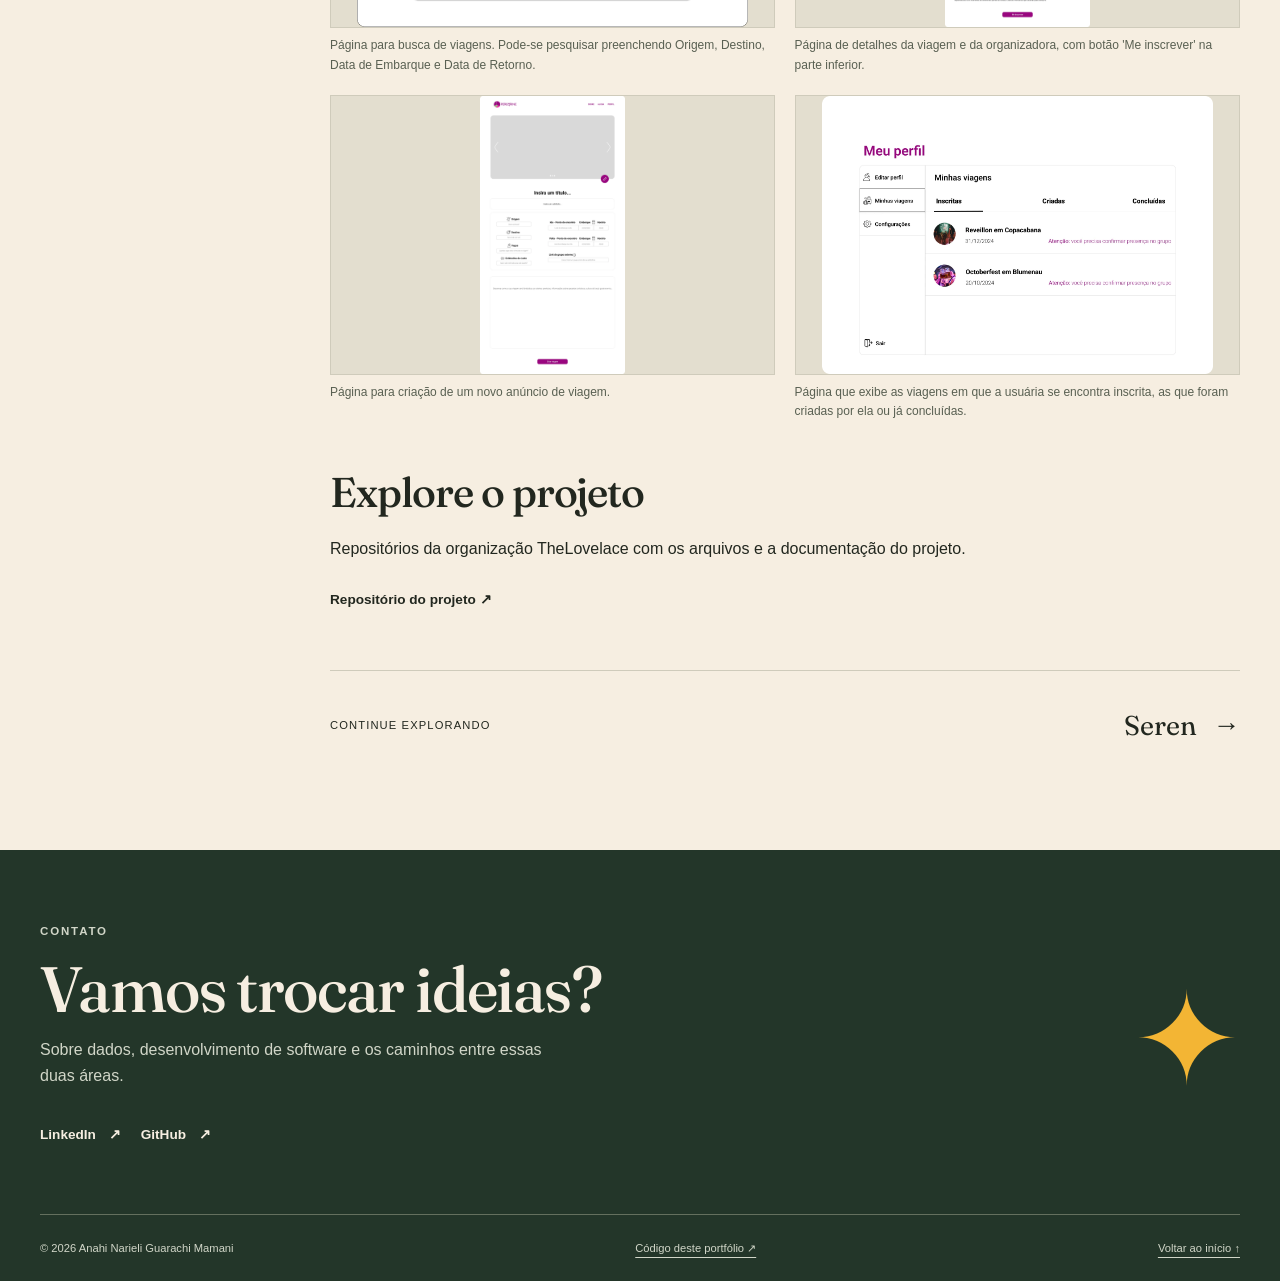
<file: projetos/peregrine.html>
<!doctype html>
<html lang="pt-BR">
  <head>
    <meta charset="utf-8" />
    <meta name="viewport" content="width=device-width, initial-scale=1" />
    <meta name="theme-color" content="#344936" />
    <meta
      name="description"
      content="Planejamento de viagens para mulheres que querem viajar com outras mulheres."
    
      data-i18n-content="pg.meta.description"
    />
    <title>Peregrine · Anahi Narieli</title>
    <link rel="icon" href="../assets/images/favicon.svg" type="image/svg+xml" />
    <link rel="stylesheet" href="../css/variables.css" />
    <link rel="stylesheet" href="../css/base.css" />
    <link rel="stylesheet" href="../css/components.css" />
    <link rel="stylesheet" href="../css/project.css" />
    <link rel="stylesheet" href="../css/responsive.css" />
    <script src="../js/i18n.js" defer></script>
    <script src="../js/main.js" defer></script>
  </head>
  <body>
    <a class="skip-link" href="#conteudo" data-i18n="nav.skip">Pular para o conteúdo</a>
    <header class="site-header dark">
      <div class="container header-inner">
        <a
          class="brand"
          href="../index.html"
          aria-label="Anahi Narieli — página inicial" data-i18n-aria="nav.brand-aria"
          ><span class="star" aria-hidden="true">✦</span> Anahi Narieli</a
        ><button
          class="menu-toggle"
          type="button"
          aria-controls="site-nav"
          aria-expanded="false"
        >
          Menu +
        </button>
        <nav class="site-nav" id="site-nav" aria-label="Navegação principal" data-i18n-aria="nav.main">
          <a href="../index.html#sobre" data-i18n="nav.about">Sobre mim</a><a href="../index.html#projetos" data-i18n="nav.projects">Projetos</a><a href="../index.html#trajetoria" data-i18n="nav.trajectory">Trajetória</a><a class="nav-contact" href="#contato" data-i18n="nav.contact">Vamos conversar ↗</a>
        <span class="lang-switch" role="group" aria-label="Idioma" data-i18n-aria="nav.lang"><button type="button" data-lang="pt" aria-pressed="true">PT</button><button type="button" data-lang="en" aria-pressed="false">EN</button><button type="button" data-lang="es" aria-pressed="false">ES</button></span>
        </nav>
      </div>
    </header>
    <main id="conteudo">
      <section class="case-hero dark">
        <div class="container">
          <a class="breadcrumb" href="../index.html#projetos"
             data-i18n="case.back">← Todos os projetos</a>
          <div class="case-heading">
            <div>
              <p class="eyebrow" data-i18n="pg.t1">Aplicação web · Viagens</p>
              <h1>Peregrine</h1>
              <div class="case-badges">
                <span data-i18n="pg.badge-1">2º semestre · 2024</span><span data-i18n="pg.badge-2">Concluído</span>
              </div>
              <ul class="tags">
                <li>JavaScript</li>
                <li>Node.js</li>
                <li>Express</li>
                <li>Handlebars</li>
              </ul>
            </div>
            <div>
              <p class="lead" data-i18n="pg.t2">
                Planejamento de viagens para mulheres que querem viajar com
                outras mulheres.
              </p>
              <div class="actions case-actions">
                <a
                  class="button"
                  href="https://github.com/TheLovelace/Peregrine"
                   data-i18n="case.code-btn">Explorar o código ↗</a><a class="button secondary" href="https://youtu.be/3Dztu8gQ54Q"
                   data-i18n="case.demo-btn-live">Ver demonstração ↗</a>
              </div>
            </div>
          </div>
          <figure class="case-visual">
            <img
              src="../assets/projects/peregrine/01.webp"
              alt="Página inicial do Peregrine com chamada para planejamento de viagens." data-i18n-alt="pg.cover-alt"
              width="1440"
              height="1024"
              loading="eager"
            />
            <figcaption data-i18n="pg.hero-cap">Página inicial do projeto desenvolvido em equipe.</figcaption>
          </figure>
        </div>
      </section>
      <div class="container section case-body">
        <aside class="case-index" aria-label="Nesta página" data-i18n-aria="case.index-aria">
          <p data-i18n="case.index-title">Neste projeto</p>
          <a href="#contexto" data-i18n="case.idx-project">01 / O projeto</a
          ><a href="#participacao" data-i18n="case.idx-role">02 / Minha participação</a
          ><a href="#stack" data-i18n="case.idx-stack">03 / Tecnologias</a
          ><a href="#galeria" data-i18n="case.idx-gallery">04 / Galeria</a
          ><a href="#codigo" data-i18n="case.idx-code">05 / Código-fonte</a>
        </aside>
        <div class="case-copy">
          <section id="contexto">
            <h2 data-i18n="case.the-project">O projeto</h2>
            <p data-i18n="pg.t3">
              O Peregrine reúne planejamento, divulgação e busca de viagens. A
              proposta permite que mulheres organizem roteiros e encontrem
              outras viajantes para participar, com etapas de cadastro,
              validação de perfil e administração.
            </p>
            <h3 data-i18n="case.structure">Proposta e estrutura</h3>
            <p data-i18n="pg.t4">
              O backend em JavaScript utiliza Node.js e Express. Os templates
              Handlebars renderizam as páginas, e a camada de dados utiliza
              MySQL com Sequelize. A interface inclui busca, detalhes e
              gerenciamento de viagens, além dos fluxos de acesso.
            </p>
          </section>
          <section id="participacao">
            <p class="eyebrow role-eyebrow" data-i18n="pg.t5">Backend, banco de dados & Scrum</p>
            <h2 data-i18n="case.my-role">Minha participação</h2>
            <ul class="contribution-list">
              <li data-i18n="pg.t6">
                Trabalhei na estruturação do banco relacional e na integração
                dos dados com o backend.
              </li>
              <li data-i18n="pg.t7">
                Participei dos fluxos de login, validação e das operações de
                consulta e atualização de informações.
              </li>
              <li data-i18n="pg.t8">
                Implementei e ajustei fluxos de viagens, incluindo pesquisa,
                detalhes, exibição de dados e integração das páginas Handlebars.
              </li>
              <li data-i18n="pg.t9">
                Ajudei a estabelecer uma padronização de commits para tornar as
                alterações mais fáceis de acompanhar.
              </li>
            </ul>
            <h3 data-i18n="case.scrum">Scrum e colaboração</h3>
            <p data-i18n="case.scrum-p">
              Atuei como Scrum Master na organização do trabalho: estruturação
              do backlog, planejamento de sprints conforme os prazos da
              faculdade, divisão de tarefas e acompanhamento das entregas.
              Facilitei reuniões, alinhamentos e resolução de conflitos, além de
              apoiar a definição de requisitos e a documentação.
            </p>
            <h3 data-i18n="case.learned">O que essa experiência acrescentou</h3>
            <p data-i18n="pg.t10">
              Aprofundei a modelagem e a integração entre banco, lógica de
              negócio e páginas dinâmicas. Também consolidei a organização de
              requisitos funcionais e não funcionais, diagramas e entregas por
              sprint.
            </p>
          </section>
          <section id="stack">
            <h2 data-i18n="case.stack">Tecnologias</h2>
            <div class="stack-split">
              <div>
                <h3 data-i18n="case.stack-mine">Na minha atuação</h3>
                <ul class="tags">
                  <li>JavaScript</li>
                  <li>Node.js</li>
                  <li>Express</li>
                  <li>Handlebars</li>
                  <li>MySQL</li>
                  <li>Sequelize</li>
                  <li>Git</li>
                </ul>
              </div>
              <div>
                <h3 data-i18n="case.stack-all">No projeto completo</h3>
                <ul class="tags">
                  <li>HTML</li>
                  <li>CSS</li>
                  <li>Bootstrap</li>
                  <li>JavaScript</li>
                  <li>Handlebars</li>
                  <li>Node.js</li>
                  <li>Express</li>
                  <li>MySQL</li>
                  <li>Sequelize</li>
                </ul>
              </div>
            </div>
          </section>
          <section id="galeria">
            <h2 data-i18n="case.gallery">O projeto em telas</h2>
            <p data-i18n="case.gallery-p">
              Registros da aplicação desenvolvida pela equipe. As imagens
              mostram o produto completo; minha contribuição está descrita na
              seção acima.
            </p>
            <div class="gallery">
              <figure class="">
                <a
                  href="../assets/projects/peregrine/01.webp"
                  data-gallery
                  aria-label="Ampliar: Tela inicial do site, com botões para Cadastro e Login."
                  data-caption="Tela inicial do site, com botões para Cadastro e Login." data-i18n-caption="pg.g1"
                  ><img
                    src="../assets/projects/peregrine/01.webp"
                    alt="Tela inicial do site, com botões para Cadastro e Login." data-i18n-alt="pg.g1"
                    width="1440"
                    height="1024"
                    loading="lazy"
                /></a>
                <figcaption data-i18n="pg.g1">
                  Tela inicial do site, com botões para Cadastro e Login.
                </figcaption>
              </figure>
              <figure class="">
                <a
                  href="../assets/projects/peregrine/06.webp"
                  data-gallery
                  aria-label="Ampliar: Página para recuperação de senha, através de código recebido por e-mail."
                  data-caption="Página para recuperação de senha, através de código recebido por e-mail." data-i18n-caption="pg.g2"
                  ><img
                    src="../assets/projects/peregrine/06.webp"
                    alt="Página para recuperação de senha, através de código recebido por e-mail." data-i18n-alt="pg.g2"
                    width="1440"
                    height="1024"
                    loading="lazy"
                /></a>
                <figcaption data-i18n="pg.g2">
                  Página para recuperação de senha, através de código recebido
                  por e-mail.
                </figcaption>
              </figure>
              <figure class="">
                <a
                  href="../assets/projects/peregrine/10.webp"
                  data-gallery
                  aria-label="Ampliar: Página para busca de viagens. Pode-se pesquisar preenchendo Origem, Destino, Data de Embarque e Data de Retorno."
                  data-caption="Página para busca de viagens. Pode-se pesquisar preenchendo Origem, Destino, Data de Embarque e Data de Retorno." data-i18n-caption="pg.g3"
                  ><img
                    src="../assets/projects/peregrine/10.webp"
                    alt="Página para busca de viagens. Pode-se pesquisar preenchendo Origem, Destino, Data de Embarque e Data de Retorno." data-i18n-alt="pg.g3"
                    width="1442"
                    height="1026"
                    loading="lazy"
                /></a>
                <figcaption data-i18n="pg.g3">
                  Página para busca de viagens. Pode-se pesquisar preenchendo
                  Origem, Destino, Data de Embarque e Data de Retorno.
                </figcaption>
              </figure>
              <figure class="">
                <a
                  href="../assets/projects/peregrine/12.webp"
                  data-gallery
                  aria-label="Ampliar: Página de detalhes da viagem e da organizadora, com botão &#x27;Me inscrever&#x27; na parte inferior."
                  data-caption="Página de detalhes da viagem e da organizadora, com botão &#x27;Me inscrever&#x27; na parte inferior." data-i18n-caption="pg.g4"
                  ><img
                    src="../assets/projects/peregrine/12.webp"
                    alt="Página de detalhes da viagem e da organizadora, com botão &#x27;Me inscrever&#x27; na parte inferior." data-i18n-alt="pg.g4"
                    width="1440"
                    height="2763"
                    loading="lazy"
                /></a>
                <figcaption data-i18n="pg.g4">
                  Página de detalhes da viagem e da organizadora, com botão
                  &#x27;Me inscrever&#x27; na parte inferior.
                </figcaption>
              </figure>
              <figure class="">
                <a
                  href="../assets/projects/peregrine/14.webp"
                  data-gallery
                  aria-label="Ampliar: Página para criação de um novo anúncio de viagem."
                  data-caption="Página para criação de um novo anúncio de viagem." data-i18n-caption="pg.g5"
                  ><img
                    src="../assets/projects/peregrine/14.webp"
                    alt="Página para criação de um novo anúncio de viagem." data-i18n-alt="pg.g5"
                    width="1440"
                    height="2763"
                    loading="lazy"
                /></a>
                <figcaption data-i18n="pg.g5">
                  Página para criação de um novo anúncio de viagem.
                </figcaption>
              </figure>
              <figure class="">
                <a
                  href="../assets/projects/peregrine/19.webp"
                  data-gallery
                  aria-label="Ampliar: Página que exibe as viagens em que a usuária se encontra inscrita, as que foram criadas por ela ou já concluídas."
                  data-caption="Página que exibe as viagens em que a usuária se encontra inscrita, as que foram criadas por ela ou já concluídas." data-i18n-caption="pg.g6"
                  ><img
                    src="../assets/projects/peregrine/19.webp"
                    alt="Página que exibe as viagens em que a usuária se encontra inscrita, as que foram criadas por ela ou já concluídas." data-i18n-alt="pg.g6"
                    width="1440"
                    height="1024"
                    loading="lazy"
                /></a>
                <figcaption data-i18n="pg.g6">
                  Página que exibe as viagens em que a usuária se encontra
                  inscrita, as que foram criadas por ela ou já concluídas.
                </figcaption>
              </figure>
            </div>
          </section>
          <section id="codigo">
            <h2 data-i18n="case.explore">Explore o projeto</h2>
            <p data-i18n="case.repos-p">
              Repositórios da organização TheLovelace com os arquivos e a
              documentação do projeto.
            </p>
            <ul class="repo-list">
              <li data-i18n="case.repo">
                <a
                  class="text-link"
                  href="https://github.com/TheLovelace/Peregrine"
                  >Repositório do projeto ↗</a
                >
              </li>
            </ul>
          </section>
          <div class="next-project">
            <p data-i18n="case.next">Continue explorando</p>
            <a href="seren.html">Seren <span class="arrow" aria-hidden="true">→</span></a>
          </div>
        </div>
      </div>
    </main>
    <dialog class="image-viewer" aria-labelledby="viewer-title">
      <div class="viewer-toolbar">
        <h2 id="viewer-title" data-i18n="viewer.title">Galeria do projeto</h2>
        <button type="button" class="viewer-close" aria-label="Fechar imagem" data-i18n-aria="viewer.close-aria">
          Fechar ×
        </button>
      </div>
      <img
        class="viewer-image"
        src="../assets/projects/peregrine/01.webp"
        alt="Tela inicial do site, com botões para Cadastro e Login." data-i18n-alt="pg.g1"
        width="1440"
        height="1024"
        loading="lazy"
      />
      <p class="viewer-caption" aria-live="polite"></p>
      <div class="viewer-navigation">
        <button type="button" class="viewer-prev" aria-label="Imagem anterior" data-i18n-aria="viewer.prev-aria">
          ← Anterior</button
        ><span class="viewer-counter" aria-live="polite"></span
        ><button type="button" class="viewer-next" aria-label="Próxima imagem" data-i18n-aria="viewer.next-aria">
          Próxima →
        </button>
      </div>
    </dialog>
    <footer class="site-footer" id="contato">
      <div class="container">
        <div class="footer-top">
          <div>
            <p class="eyebrow" data-i18n="footer.eyebrow">Contato</p>
            <h2 data-i18n="footer.title">Vamos trocar ideias?</h2>
            <p data-i18n="footer.p">
              Sobre dados, desenvolvimento de software e os caminhos entre essas
              duas áreas.
            </p>
            <div class="footer-links">
              <a
                class="text-link"
                href="https://www.linkedin.com/in/anahinarieli/"
                >LinkedIn <span aria-hidden="true">↗</span></a
              ><a class="text-link" href="https://github.com/AnahiMamani"
                >GitHub <span aria-hidden="true">↗</span></a
              >
            </div>
          </div>
          <span class="footer-star" aria-hidden="true">✦</span>
        </div>
        <div class="footer-bottom">
          <span>© 2026 Anahi Narieli Guarachi Mamani</span
          ><a href="https://github.com/AnahiMamani/Portifolio"
             data-i18n="footer.code">Código deste portfólio ↗</a><a href="#conteudo" data-i18n="footer.top">Voltar ao início ↑</a>
        </div>
      </div>
    </footer>
  </body>
</html>
</file>
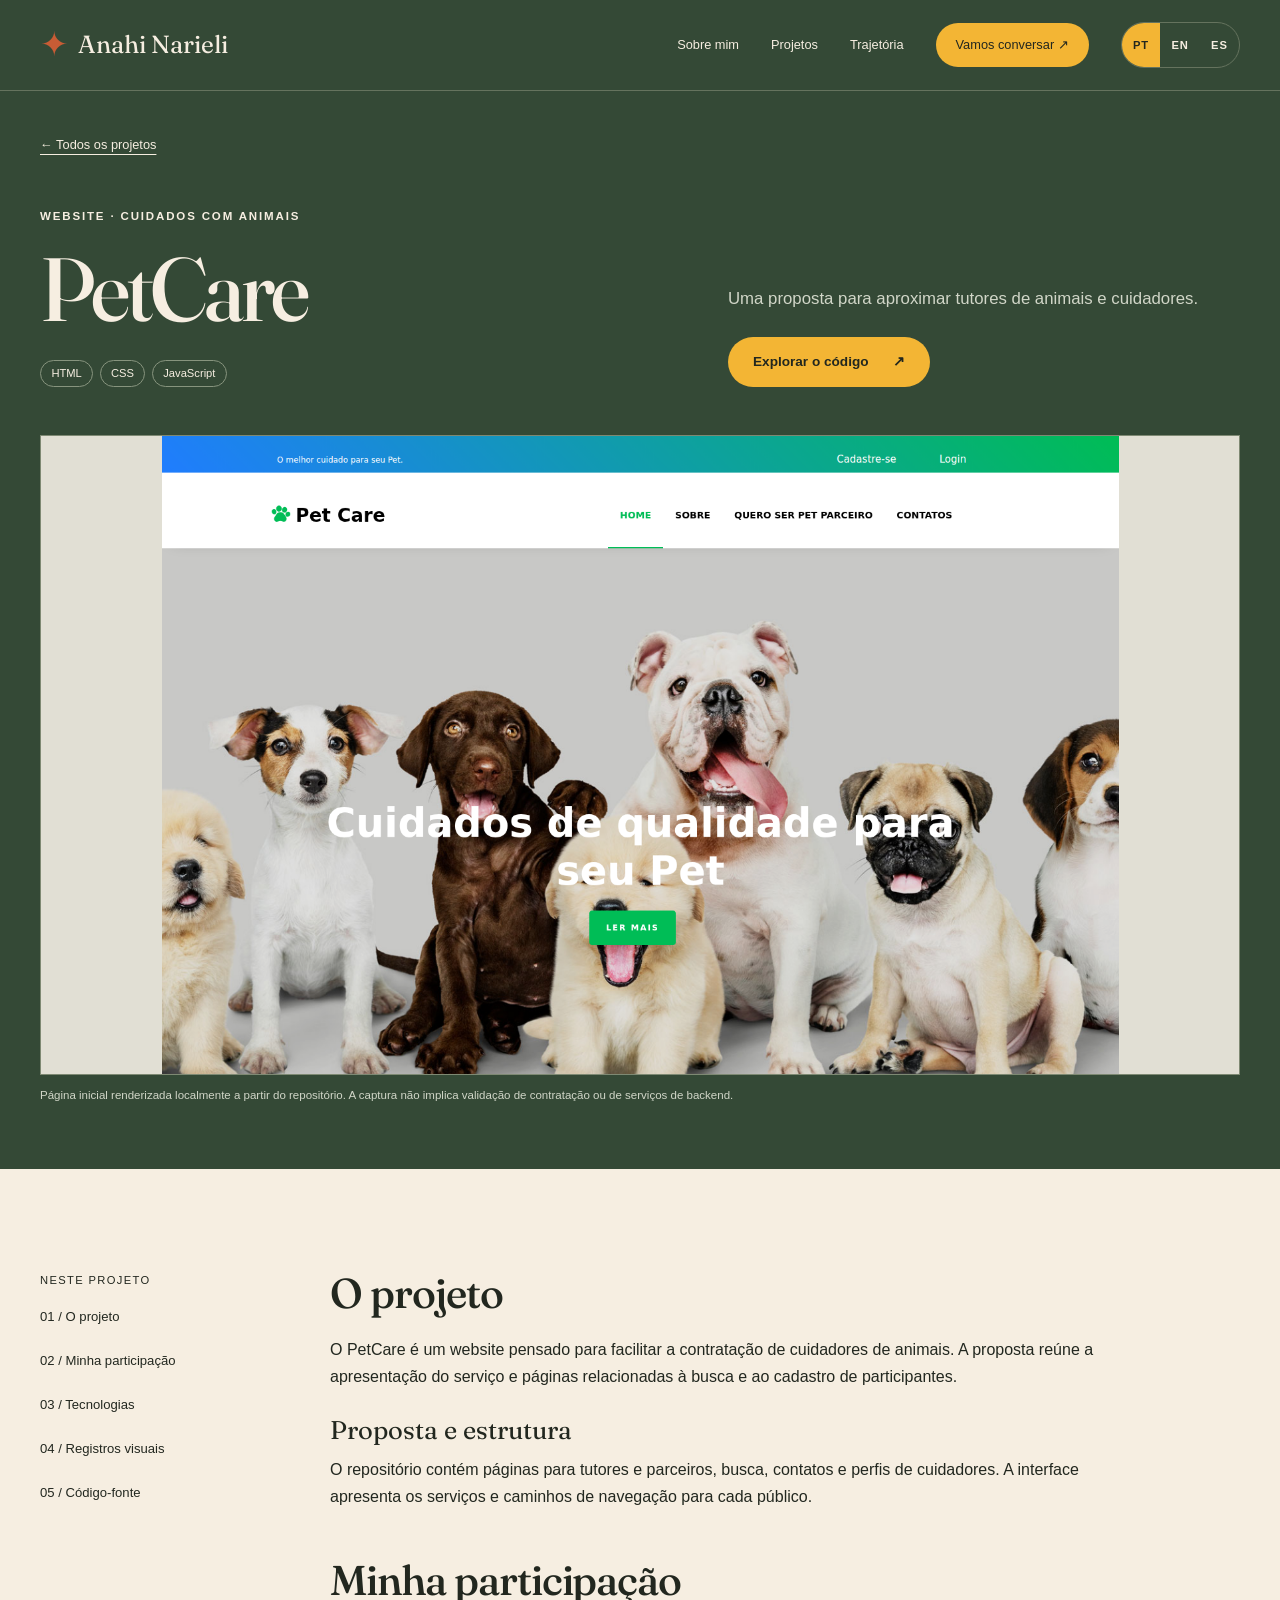
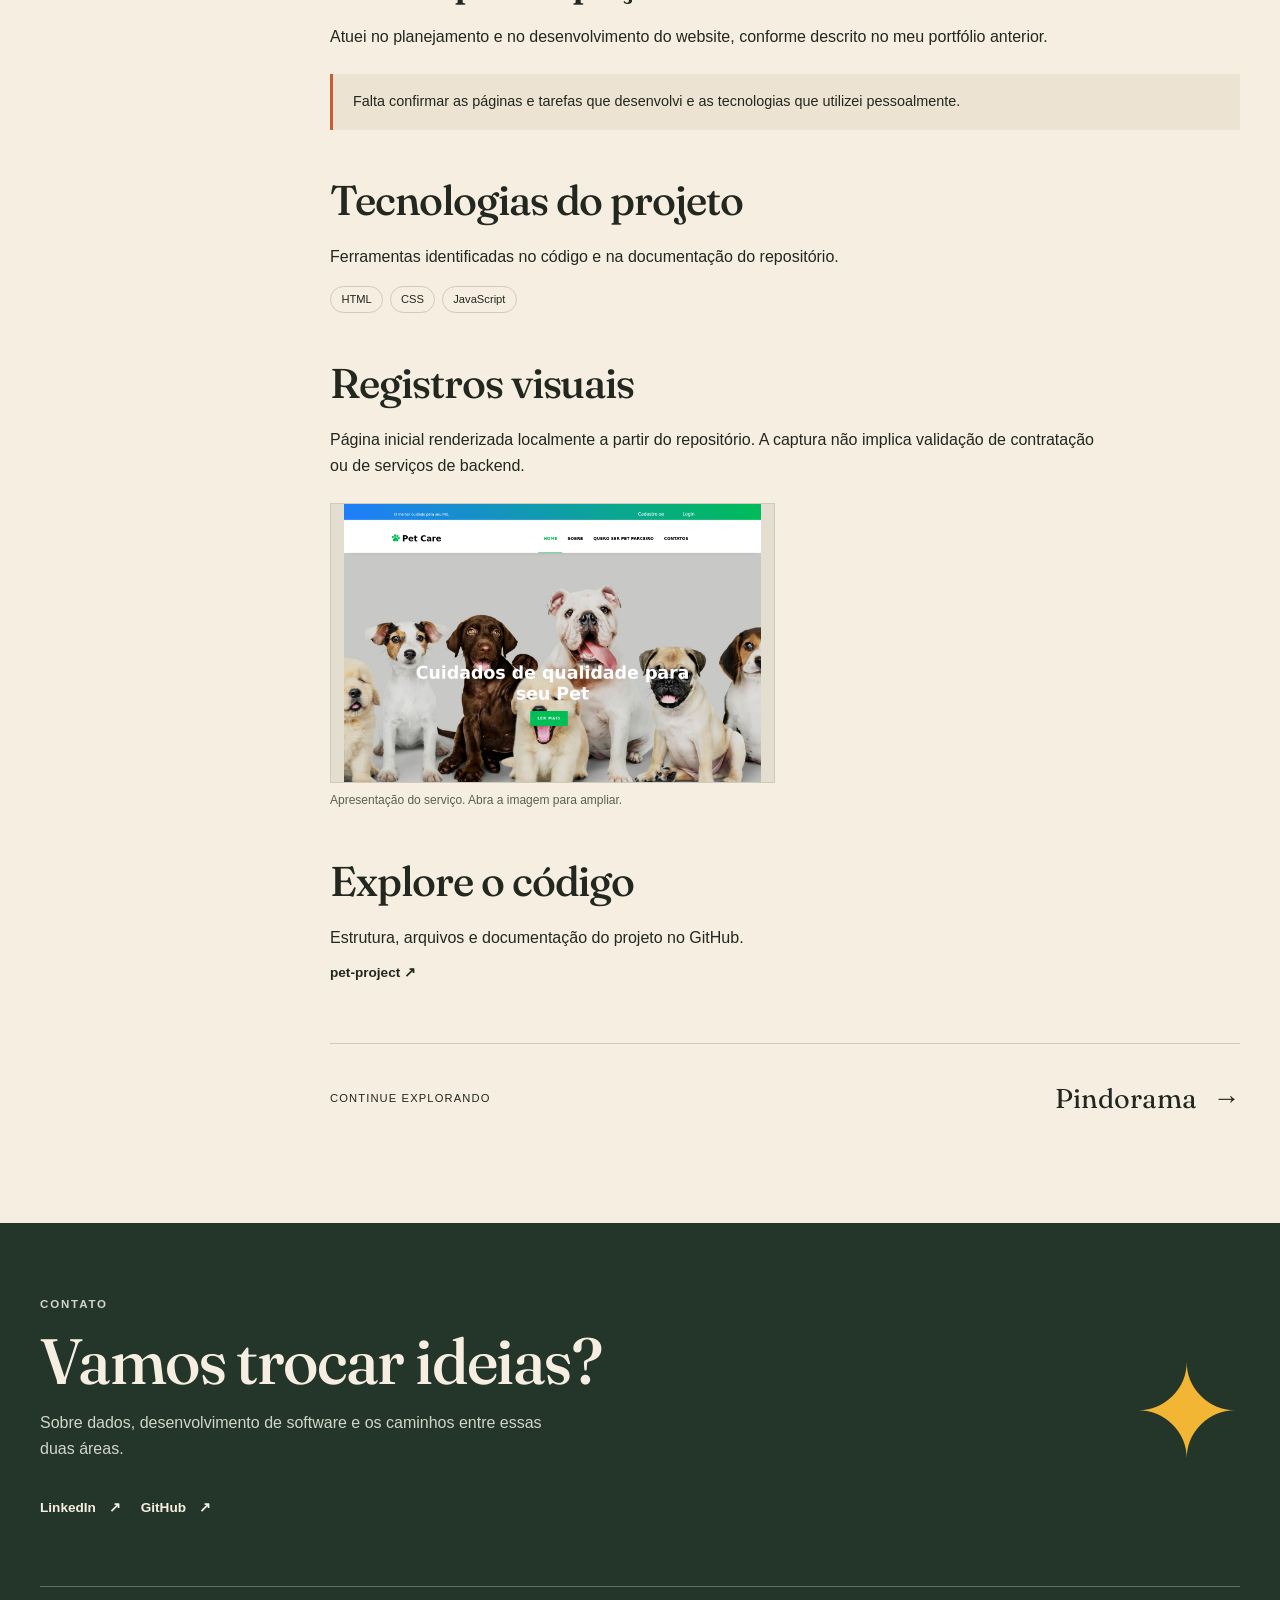
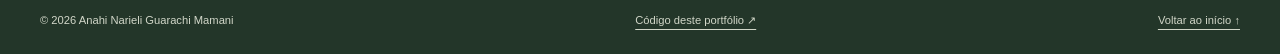
<file: projetos/petcare.html>
<!doctype html>
<html lang="pt-BR">
  <head>
    <meta charset="utf-8" />
    <meta name="viewport" content="width=device-width, initial-scale=1" />
    <meta name="theme-color" content="#344936" />
    <meta
      name="description"
      content="Uma proposta para aproximar tutores de animais e cuidadores."
    
      data-i18n-content="pc.meta.description"
    />
    <title>PetCare · Anahi Narieli</title>
    <link rel="icon" href="../assets/images/favicon.svg" type="image/svg+xml" />
    <link rel="stylesheet" href="../css/variables.css" />
    <link rel="stylesheet" href="../css/base.css" />
    <link rel="stylesheet" href="../css/components.css" />
    <link rel="stylesheet" href="../css/project.css" />
    <link rel="stylesheet" href="../css/responsive.css" />
    <script src="../js/i18n.js" defer></script>
    <script src="../js/main.js" defer></script>
  </head>
  <body>
    <a class="skip-link" href="#conteudo" data-i18n="nav.skip">Pular para o conteúdo</a>
    <header class="site-header dark">
      <div class="container header-inner">
        <a
          class="brand"
          href="../index.html"
          aria-label="Anahi Narieli — página inicial" data-i18n-aria="nav.brand-aria"
          ><span class="star" aria-hidden="true">✦</span> Anahi Narieli</a
        ><button
          class="menu-toggle"
          type="button"
          aria-controls="site-nav"
          aria-expanded="false"
        >
          Menu +
        </button>
        <nav class="site-nav" id="site-nav" aria-label="Navegação principal" data-i18n-aria="nav.main">
          <a href="../index.html#sobre" data-i18n="nav.about">Sobre mim</a><a href="../index.html#projetos" data-i18n="nav.projects">Projetos</a><a href="../index.html#trajetoria" data-i18n="nav.trajectory">Trajetória</a><a class="nav-contact" href="#contato" data-i18n="nav.contact">Vamos conversar ↗</a>
        <span class="lang-switch" role="group" aria-label="Idioma" data-i18n-aria="nav.lang"><button type="button" data-lang="pt" aria-pressed="true">PT</button><button type="button" data-lang="en" aria-pressed="false">EN</button><button type="button" data-lang="es" aria-pressed="false">ES</button></span>
        </nav>
      </div>
    </header>
    <main id="conteudo">
      <section class="case-hero dark">
        <div class="container">
          <a class="breadcrumb" href="../index.html#projetos"
             data-i18n="case.back">← Todos os projetos</a>
          <div class="case-heading">
            <div>
              <p class="eyebrow" data-i18n="pc.t1">Website · Cuidados com animais</p>
              <h1>PetCare</h1>
              <ul class="tags">
                <li>HTML</li>
                <li>CSS</li>
                <li>JavaScript</li>
              </ul>
            </div>
            <div>
              <p class="lead" data-i18n="pc.t2">
                Uma proposta para aproximar tutores de animais e cuidadores.
              </p>
              <div class="actions" style="margin-top: 1.5rem">
                <a
                  class="button"
                  href="https://github.com/AnahiMamani/pet-project"
                   data-i18n="case.code-btn">Explorar o código <span aria-hidden="true">↗</span></a>
              </div>
            </div>
          </div>
          <figure class="case-visual">
            <img
              src="../assets/projects/petcare.png"
              alt="Página inicial do PetCare, com apresentação dos serviços para animais." data-i18n-alt="pc.cover-alt"
              width="1440"
              height="960"
              fetchpriority="high"
            />
            <figcaption data-i18n="pc.records-p">
              Página inicial renderizada localmente a partir do repositório. A
              captura não implica validação de contratação ou de serviços de
              backend.
            </figcaption>
          </figure>
        </div>
      </section>
      <div class="container section case-body">
        <aside class="case-index" aria-label="Nesta página" data-i18n-aria="case.index-aria">
          <p data-i18n="case.index-title">Neste projeto</p>
          <a href="#contexto" data-i18n="case.idx-project">01 / O projeto</a
          ><a href="#participacao" data-i18n="case.idx-role">02 / Minha participação</a
          ><a href="#stack" data-i18n="case.idx-stack">03 / Tecnologias</a
          ><a href="#galeria" data-i18n="case.idx-gallery">04 / Registros visuais</a
          ><a href="#codigo" data-i18n="case.idx-code">05 / Código-fonte</a>
        </aside>
        <div class="case-copy">
          <section id="contexto">
            <h2 data-i18n="case.the-project">O projeto</h2>
            <p data-i18n="pc.t3">
              O PetCare é um website pensado para facilitar a contratação de
              cuidadores de animais. A proposta reúne a apresentação do serviço
              e páginas relacionadas à busca e ao cadastro de participantes.
            </p>
            <h3 data-i18n="case.structure">Proposta e estrutura</h3>
            <p data-i18n="pc.t4">
              O repositório contém páginas para tutores e parceiros, busca,
              contatos e perfis de cuidadores. A interface apresenta os serviços
              e caminhos de navegação para cada público.
            </p>
          </section>
          <section id="participacao">
            <h2 data-i18n="case.my-role">Minha participação</h2>
            <p data-i18n="pc.t5">
              Atuei no planejamento e no desenvolvimento do website, conforme
              descrito no meu portfólio anterior.
            </p>
            <div class="note">
              <p data-i18n="pc.t6">
                Falta confirmar as páginas e tarefas que desenvolvi e as
                tecnologias que utilizei pessoalmente.
              </p>
            </div>
          </section>
          <section id="stack">
            <h2 data-i18n="case.stack2">Tecnologias do projeto</h2>
            <p data-i18n="case.stack2-p">
              Ferramentas identificadas no código e na documentação do
              repositório.
            </p>
            <ul class="tags">
              <li>HTML</li>
              <li>CSS</li>
              <li>JavaScript</li>
            </ul>
          </section>
          <section id="galeria">
            <h2 data-i18n="case.records">Registros visuais</h2>
            <p data-i18n="pc.records-p">
              Página inicial renderizada localmente a partir do repositório. A
              captura não implica validação de contratação ou de serviços de
              backend.
            </p>
            <div class="gallery">
              <figure>
                <a
                  href="../assets/projects/petcare.png"
                  aria-label="Abrir imagem: Apresentação do serviço" data-i18n-aria="pc.open1"
                  ><img
                    src="../assets/projects/petcare.png"
                    alt="Apresentação do serviço — PetCare" data-i18n-alt="pc.alt1"
                    loading="lazy"
                /></a>
                <figcaption data-i18n="pc.t7">
                  Apresentação do serviço. Abra a imagem para ampliar.
                </figcaption>
              </figure>
            </div>
          </section>
          <section id="codigo">
            <h2 data-i18n="case.explore-code">Explore o código</h2>
            <p data-i18n="case.repo-p">Estrutura, arquivos e documentação do projeto no GitHub.</p>
            <a
              class="text-link"
              href="https://github.com/AnahiMamani/pet-project"
              >pet-project ↗</a
            >
          </section>
          <div class="next-project">
            <p data-i18n="case.next">Continue explorando</p>
            <a href="pindorama.html">Pindorama <span class="arrow" aria-hidden="true">→</span></a>
          </div>
        </div>
      </div>
    </main>
    <footer class="site-footer" id="contato">
      <div class="container">
        <div class="footer-top">
          <div>
            <p class="eyebrow" data-i18n="footer.eyebrow">Contato</p>
            <h2 data-i18n="footer.title">Vamos trocar ideias?</h2>
            <p data-i18n="footer.p">
              Sobre dados, desenvolvimento de software e os caminhos entre essas
              duas áreas.
            </p>
            <div class="footer-links">
              <a
                class="text-link"
                href="https://www.linkedin.com/in/anahinarieli/"
                >LinkedIn <span aria-hidden="true">↗</span></a
              ><a class="text-link" href="https://github.com/AnahiMamani"
                >GitHub <span aria-hidden="true">↗</span></a
              >
            </div>
          </div>
          <span class="footer-star" aria-hidden="true">✦</span>
        </div>
        <div class="footer-bottom">
          <span>© 2026 Anahi Narieli Guarachi Mamani</span
          ><a href="https://github.com/AnahiMamani/Portifolio"
             data-i18n="footer.code">Código deste portfólio ↗</a><a href="#conteudo" data-i18n="footer.top">Voltar ao início ↑</a>
        </div>
      </div>
    </footer>
  </body>
</html>
</file>
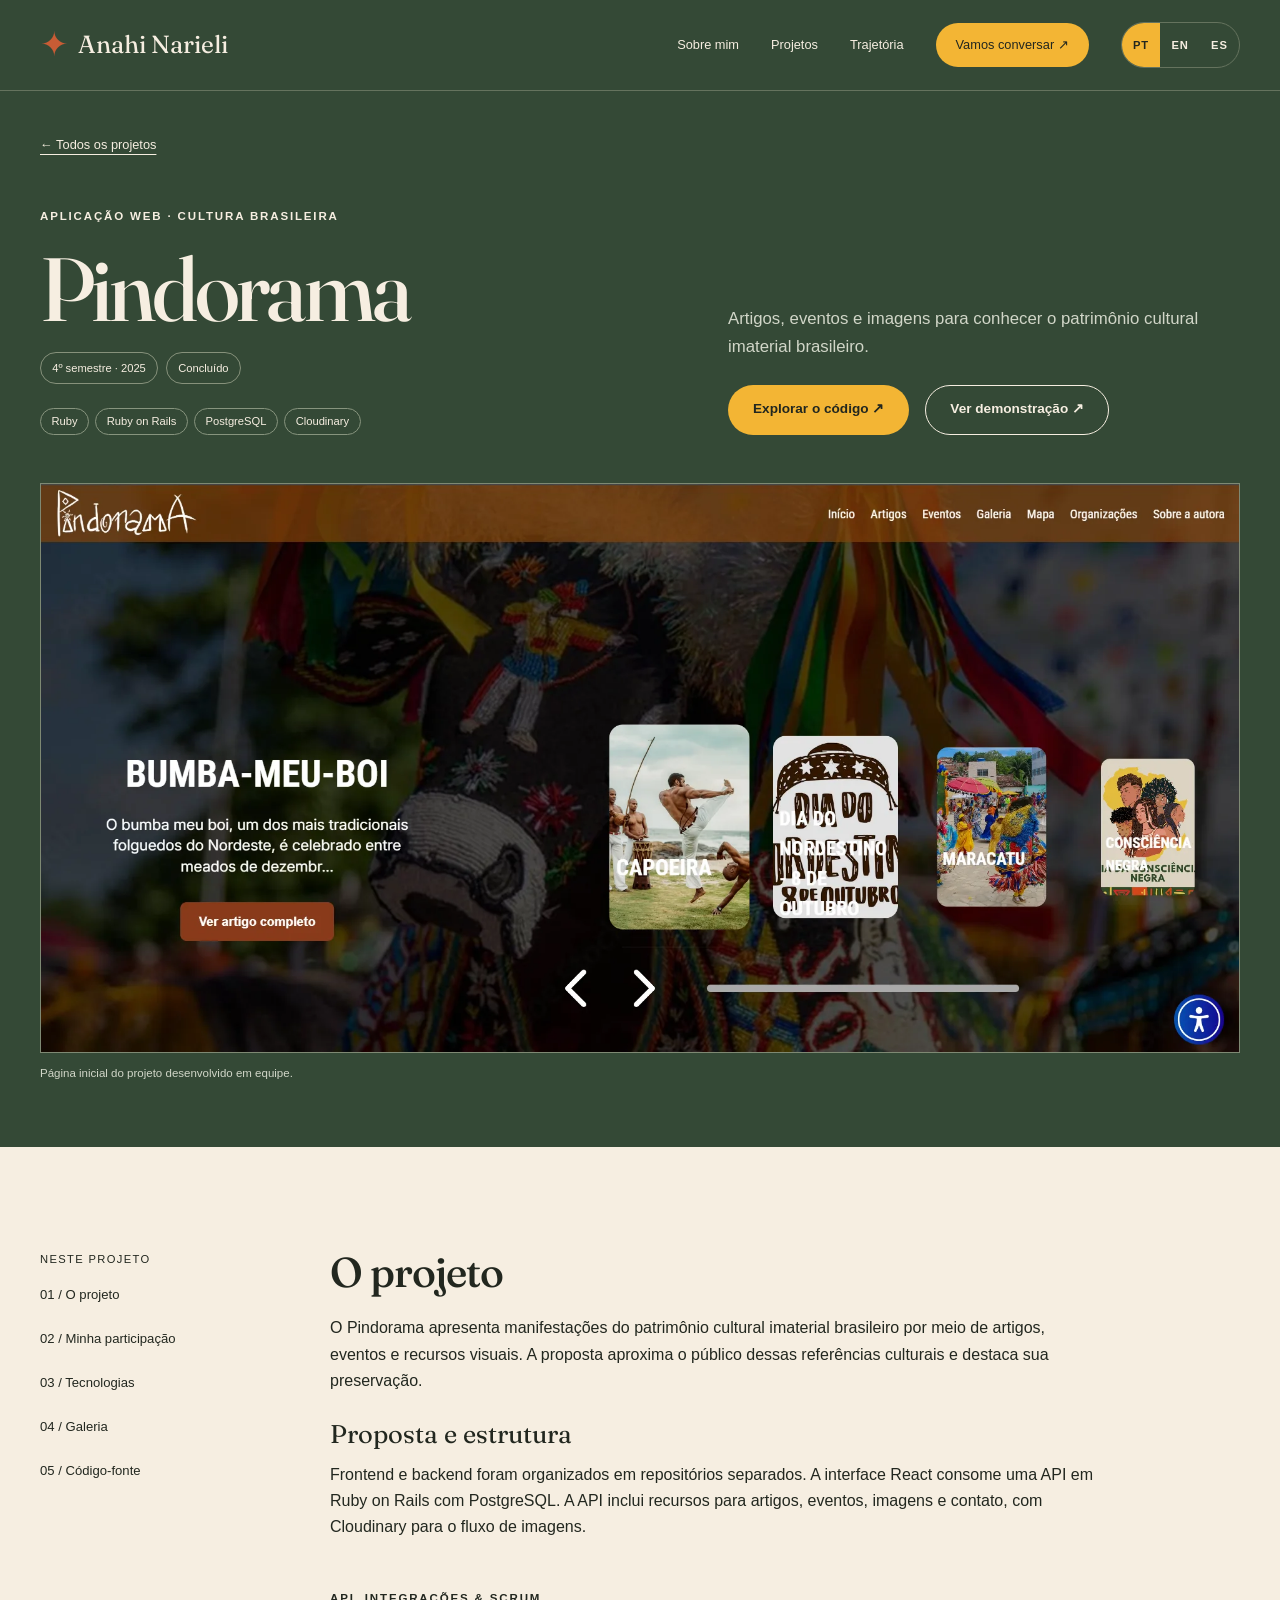
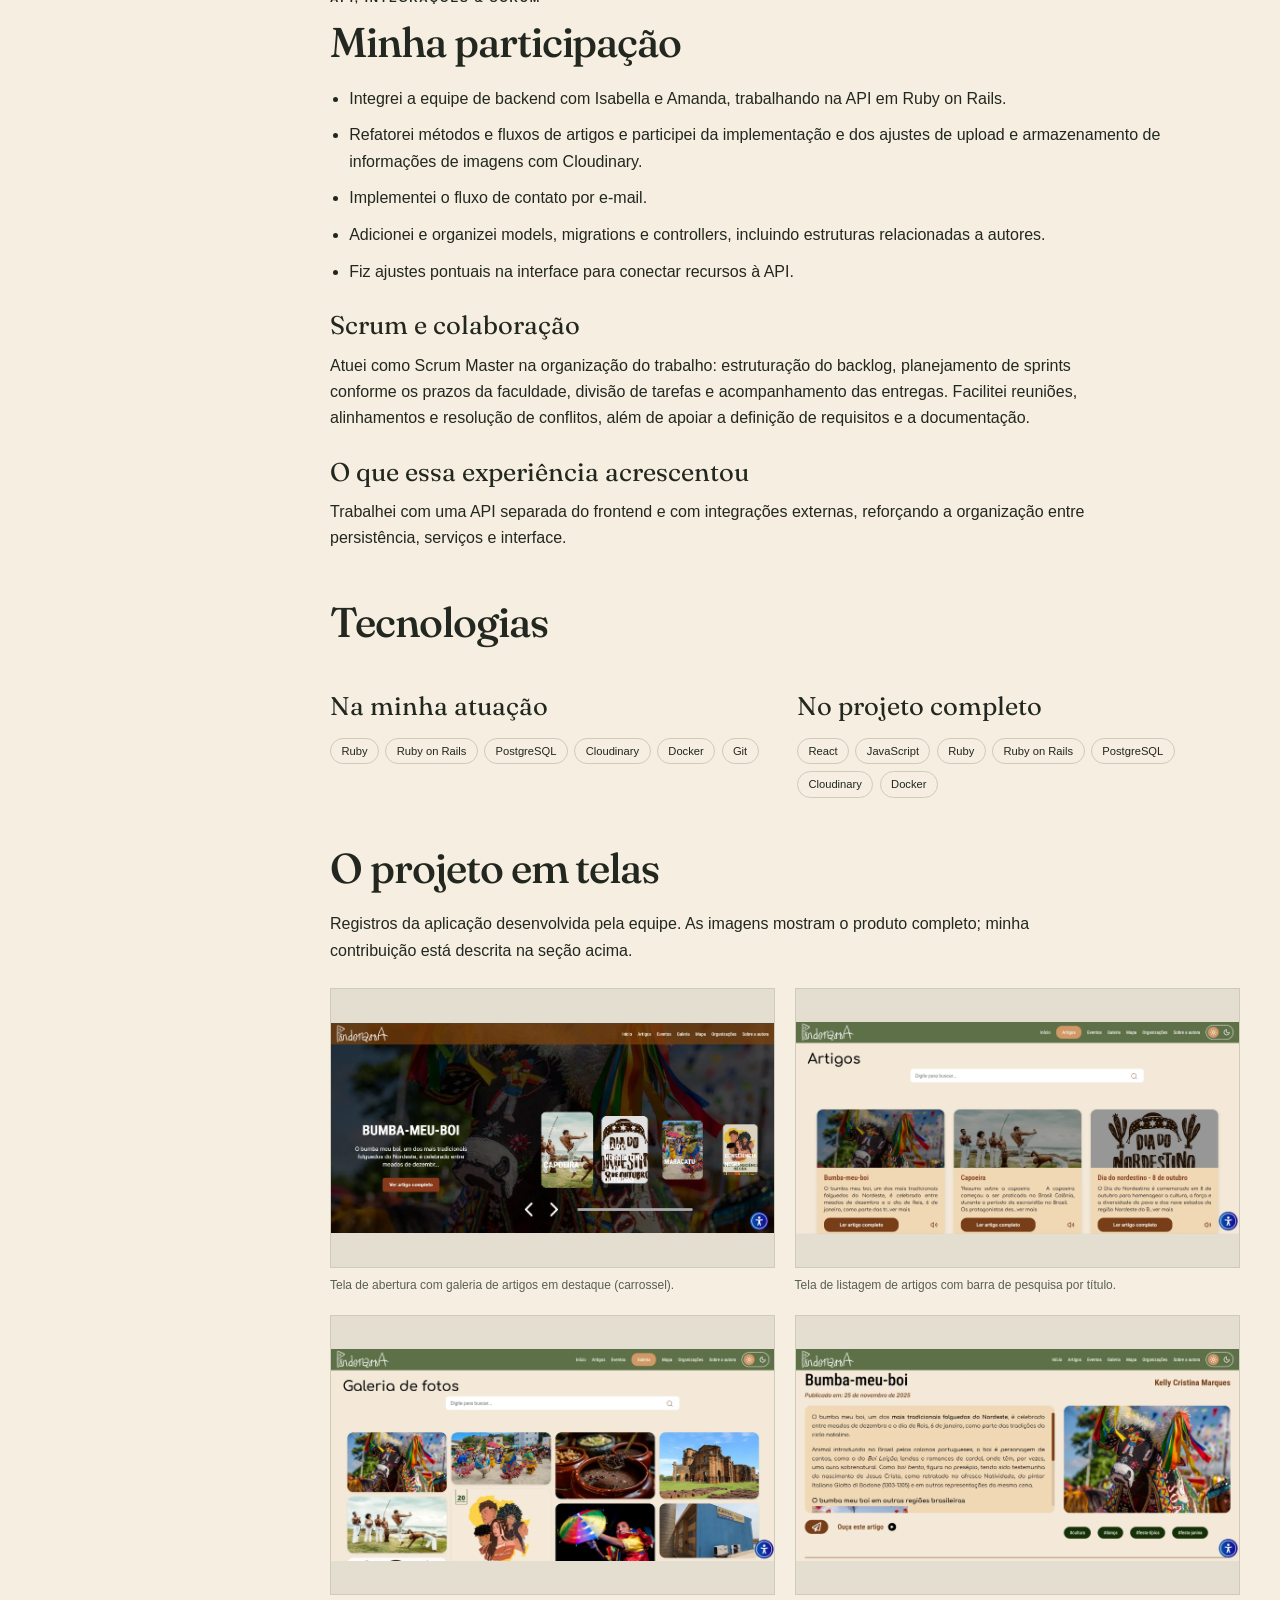
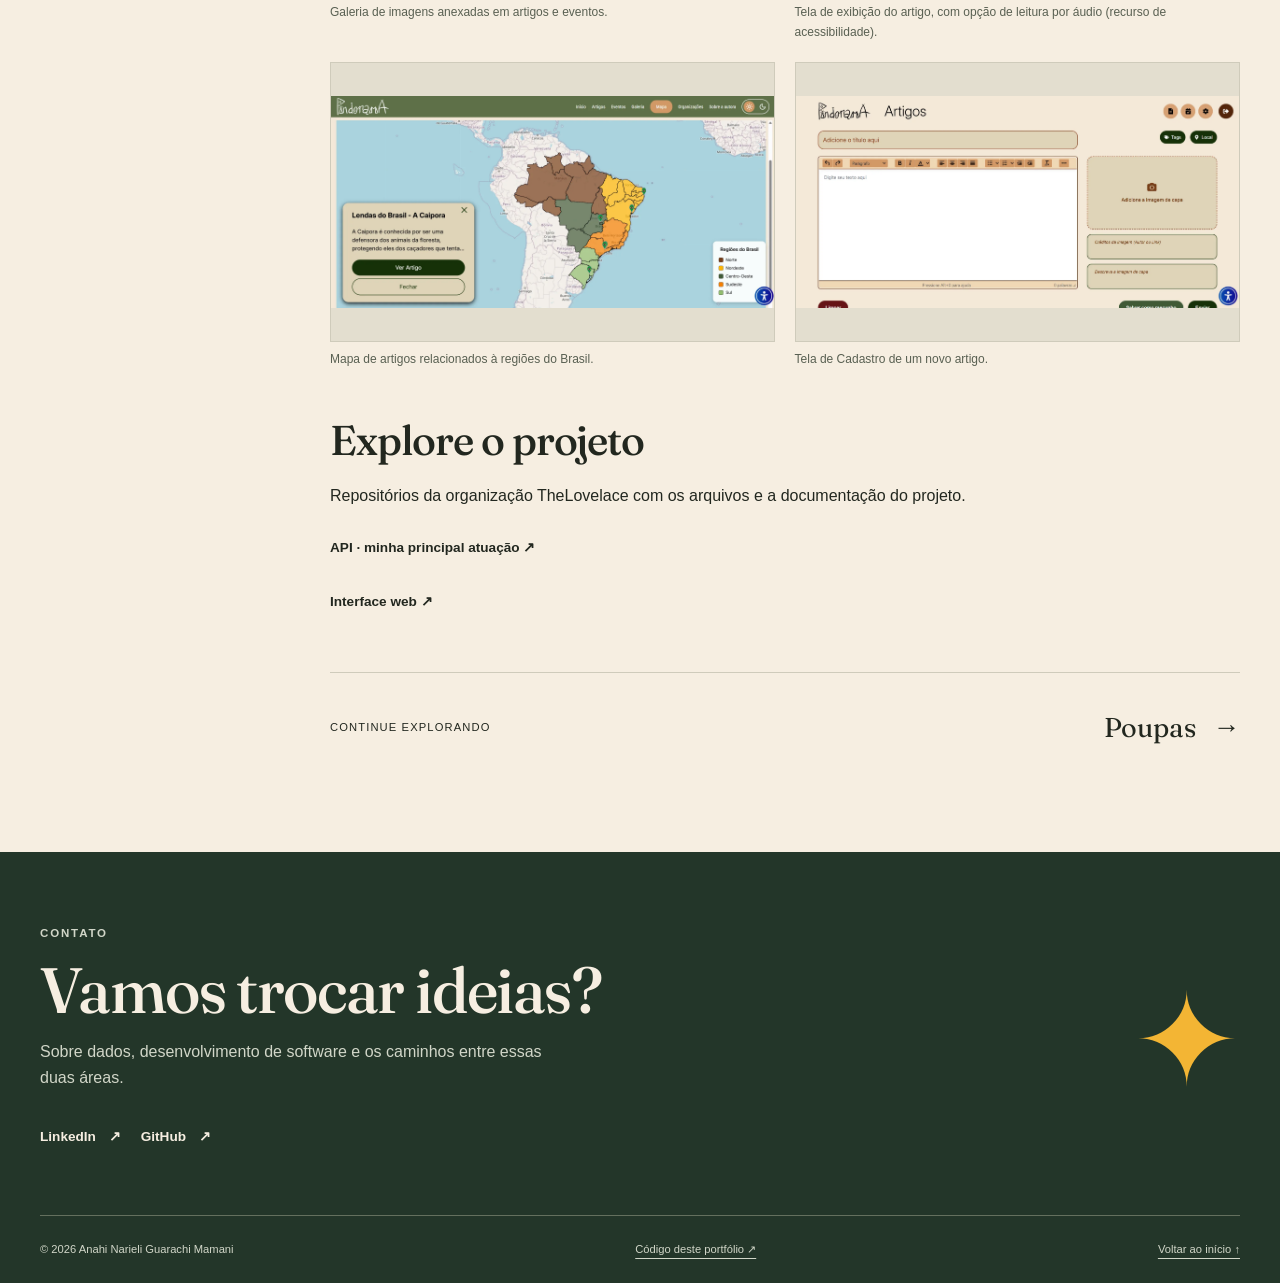
<file: projetos/pindorama.html>
<!doctype html>
<html lang="pt-BR">
  <head>
    <meta charset="utf-8" />
    <meta name="viewport" content="width=device-width, initial-scale=1" />
    <meta name="theme-color" content="#344936" />
    <meta
      name="description"
      content="Artigos, eventos e imagens para conhecer o patrimônio cultural imaterial brasileiro."
    
      data-i18n-content="pi.meta.description"
    />
    <title>Pindorama · Anahi Narieli</title>
    <link rel="icon" href="../assets/images/favicon.svg" type="image/svg+xml" />
    <link rel="stylesheet" href="../css/variables.css" />
    <link rel="stylesheet" href="../css/base.css" />
    <link rel="stylesheet" href="../css/components.css" />
    <link rel="stylesheet" href="../css/project.css" />
    <link rel="stylesheet" href="../css/responsive.css" />
    <script src="../js/i18n.js" defer></script>
    <script src="../js/main.js" defer></script>
  </head>
  <body>
    <a class="skip-link" href="#conteudo" data-i18n="nav.skip">Pular para o conteúdo</a>
    <header class="site-header dark">
      <div class="container header-inner">
        <a
          class="brand"
          href="../index.html"
          aria-label="Anahi Narieli — página inicial" data-i18n-aria="nav.brand-aria"
          ><span class="star" aria-hidden="true">✦</span> Anahi Narieli</a
        ><button
          class="menu-toggle"
          type="button"
          aria-controls="site-nav"
          aria-expanded="false"
        >
          Menu +
        </button>
        <nav class="site-nav" id="site-nav" aria-label="Navegação principal" data-i18n-aria="nav.main">
          <a href="../index.html#sobre" data-i18n="nav.about">Sobre mim</a><a href="../index.html#projetos" data-i18n="nav.projects">Projetos</a><a href="../index.html#trajetoria" data-i18n="nav.trajectory">Trajetória</a><a class="nav-contact" href="#contato" data-i18n="nav.contact">Vamos conversar ↗</a>
        <span class="lang-switch" role="group" aria-label="Idioma" data-i18n-aria="nav.lang"><button type="button" data-lang="pt" aria-pressed="true">PT</button><button type="button" data-lang="en" aria-pressed="false">EN</button><button type="button" data-lang="es" aria-pressed="false">ES</button></span>
        </nav>
      </div>
    </header>
    <main id="conteudo">
      <section class="case-hero dark">
        <div class="container">
          <a class="breadcrumb" href="../index.html#projetos"
             data-i18n="case.back">← Todos os projetos</a>
          <div class="case-heading">
            <div>
              <p class="eyebrow" data-i18n="pi.t1">Aplicação web · Cultura brasileira</p>
              <h1>Pindorama</h1>
              <div class="case-badges">
                <span data-i18n="pi.badge-1">4º semestre · 2025</span><span data-i18n="pg.badge-2">Concluído</span>
              </div>
              <ul class="tags">
                <li>Ruby</li>
                <li>Ruby on Rails</li>
                <li>PostgreSQL</li>
                <li>Cloudinary</li>
              </ul>
            </div>
            <div>
              <p class="lead" data-i18n="pi.t2">
                Artigos, eventos e imagens para conhecer o patrimônio cultural
                imaterial brasileiro.
              </p>
              <div class="actions case-actions">
                <a
                  class="button"
                  href="https://github.com/TheLovelace/api-pindorama"
                   data-i18n="case.code-btn">Explorar o código ↗</a><a class="button secondary" href="https://youtu.be/1BHnuH2IsTw"
                   data-i18n="case.demo-btn-live">Ver demonstração ↗</a>
              </div>
            </div>
          </div>
          <figure class="case-visual">
            <img
              src="../assets/projects/pindorama/01.webp"
              alt="Página inicial do Pindorama com destaque para o Bumba-meu-boi." data-i18n-alt="pi.cover-alt"
              width="1918"
              height="910"
              loading="eager"
            />
            <figcaption data-i18n="pi.hero-cap">Página inicial do projeto desenvolvido em equipe.</figcaption>
          </figure>
        </div>
      </section>
      <div class="container section case-body">
        <aside class="case-index" aria-label="Nesta página" data-i18n-aria="case.index-aria">
          <p data-i18n="case.index-title">Neste projeto</p>
          <a href="#contexto" data-i18n="case.idx-project">01 / O projeto</a
          ><a href="#participacao" data-i18n="case.idx-role">02 / Minha participação</a
          ><a href="#stack" data-i18n="case.idx-stack">03 / Tecnologias</a
          ><a href="#galeria" data-i18n="case.idx-gallery">04 / Galeria</a
          ><a href="#codigo" data-i18n="case.idx-code">05 / Código-fonte</a>
        </aside>
        <div class="case-copy">
          <section id="contexto">
            <h2 data-i18n="case.the-project">O projeto</h2>
            <p data-i18n="pi.t3">
              O Pindorama apresenta manifestações do patrimônio cultural
              imaterial brasileiro por meio de artigos, eventos e recursos
              visuais. A proposta aproxima o público dessas referências
              culturais e destaca sua preservação.
            </p>
            <h3 data-i18n="case.structure">Proposta e estrutura</h3>
            <p data-i18n="pi.t4">
              Frontend e backend foram organizados em repositórios separados. A
              interface React consome uma API em Ruby on Rails com PostgreSQL. A
              API inclui recursos para artigos, eventos, imagens e contato, com
              Cloudinary para o fluxo de imagens.
            </p>
          </section>
          <section id="participacao">
            <p class="eyebrow role-eyebrow" data-i18n="pi.t5">API, integrações & Scrum</p>
            <h2 data-i18n="case.my-role">Minha participação</h2>
            <ul class="contribution-list">
              <li data-i18n="pi.t6">
                Integrei a equipe de backend com Isabella e Amanda, trabalhando
                na API em Ruby on Rails.
              </li>
              <li data-i18n="pi.t7">
                Refatorei métodos e fluxos de artigos e participei da
                implementação e dos ajustes de upload e armazenamento de
                informações de imagens com Cloudinary.
              </li>
              <li data-i18n="pi.t8">Implementei o fluxo de contato por e-mail.</li>
              <li data-i18n="pi.t9">
                Adicionei e organizei models, migrations e controllers,
                incluindo estruturas relacionadas a autores.
              </li>
              <li data-i18n="pi.t10">
                Fiz ajustes pontuais na interface para conectar recursos à API.
              </li>
            </ul>
            <h3 data-i18n="case.scrum">Scrum e colaboração</h3>
            <p data-i18n="case.scrum-p">
              Atuei como Scrum Master na organização do trabalho: estruturação
              do backlog, planejamento de sprints conforme os prazos da
              faculdade, divisão de tarefas e acompanhamento das entregas.
              Facilitei reuniões, alinhamentos e resolução de conflitos, além de
              apoiar a definição de requisitos e a documentação.
            </p>
            <h3 data-i18n="case.learned">O que essa experiência acrescentou</h3>
            <p data-i18n="pi.t11">
              Trabalhei com uma API separada do frontend e com integrações
              externas, reforçando a organização entre persistência, serviços e
              interface.
            </p>
          </section>
          <section id="stack">
            <h2 data-i18n="case.stack">Tecnologias</h2>
            <div class="stack-split">
              <div>
                <h3 data-i18n="case.stack-mine">Na minha atuação</h3>
                <ul class="tags">
                  <li>Ruby</li>
                  <li>Ruby on Rails</li>
                  <li>PostgreSQL</li>
                  <li>Cloudinary</li>
                  <li>Docker</li>
                  <li>Git</li>
                </ul>
              </div>
              <div>
                <h3 data-i18n="case.stack-all">No projeto completo</h3>
                <ul class="tags">
                  <li>React</li>
                  <li>JavaScript</li>
                  <li>Ruby</li>
                  <li>Ruby on Rails</li>
                  <li>PostgreSQL</li>
                  <li>Cloudinary</li>
                  <li>Docker</li>
                </ul>
              </div>
            </div>
          </section>
          <section id="galeria">
            <h2 data-i18n="case.gallery">O projeto em telas</h2>
            <p data-i18n="case.gallery-p">
              Registros da aplicação desenvolvida pela equipe. As imagens
              mostram o produto completo; minha contribuição está descrita na
              seção acima.
            </p>
            <div class="gallery">
              <figure class="">
                <a
                  href="../assets/projects/pindorama/01.webp"
                  data-gallery
                  aria-label="Ampliar: Tela de abertura com galeria de artigos em destaque (carrossel)."
                  data-caption="Tela de abertura com galeria de artigos em destaque (carrossel)." data-i18n-caption="pi.g1"
                  ><img
                    src="../assets/projects/pindorama/01.webp"
                    alt="Tela de abertura com galeria de artigos em destaque (carrossel)." data-i18n-alt="pi.g1"
                    width="1918"
                    height="910"
                    loading="lazy"
                /></a>
                <figcaption data-i18n="pi.g1">
                  Tela de abertura com galeria de artigos em destaque
                  (carrossel).
                </figcaption>
              </figure>
              <figure class="">
                <a
                  href="../assets/projects/pindorama/04.webp"
                  data-gallery
                  aria-label="Ampliar: Tela de listagem de artigos com barra de pesquisa por título."
                  data-caption="Tela de listagem de artigos com barra de pesquisa por título." data-i18n-caption="pi.g2"
                  ><img
                    src="../assets/projects/pindorama/04.webp"
                    alt="Tela de listagem de artigos com barra de pesquisa por título." data-i18n-alt="pi.g2"
                    width="1900"
                    height="911"
                    loading="lazy"
                /></a>
                <figcaption data-i18n="pi.g2">
                  Tela de listagem de artigos com barra de pesquisa por título.
                </figcaption>
              </figure>
              <figure class="">
                <a
                  href="../assets/projects/pindorama/05.webp"
                  data-gallery
                  aria-label="Ampliar: Galeria de imagens anexadas em artigos e eventos."
                  data-caption="Galeria de imagens anexadas em artigos e eventos." data-i18n-caption="pi.g3"
                  ><img
                    src="../assets/projects/pindorama/05.webp"
                    alt="Galeria de imagens anexadas em artigos e eventos." data-i18n-alt="pi.g3"
                    width="1896"
                    height="907"
                    loading="lazy"
                /></a>
                <figcaption data-i18n="pi.g3">
                  Galeria de imagens anexadas em artigos e eventos.
                </figcaption>
              </figure>
              <figure class="">
                <a
                  href="../assets/projects/pindorama/06.webp"
                  data-gallery
                  aria-label="Ampliar: Tela de exibição do artigo, com opção de leitura por áudio (recurso de acessibilidade)."
                  data-caption="Tela de exibição do artigo, com opção de leitura por áudio (recurso de acessibilidade)." data-i18n-caption="pi.g4"
                  ><img
                    src="../assets/projects/pindorama/06.webp"
                    alt="Tela de exibição do artigo, com opção de leitura por áudio (recurso de acessibilidade)." data-i18n-alt="pi.g4"
                    width="1900"
                    height="911"
                    loading="lazy"
                /></a>
                <figcaption data-i18n="pi.g4">
                  Tela de exibição do artigo, com opção de leitura por áudio
                  (recurso de acessibilidade).
                </figcaption>
              </figure>
              <figure class="">
                <a
                  href="../assets/projects/pindorama/09.webp"
                  data-gallery
                  aria-label="Ampliar: Mapa de artigos relacionados à regiões do Brasil."
                  data-caption="Mapa de artigos relacionados à regiões do Brasil." data-i18n-caption="pi.g5"
                  ><img
                    src="../assets/projects/pindorama/09.webp"
                    alt="Mapa de artigos relacionados à regiões do Brasil." data-i18n-alt="pi.g5"
                    width="1896"
                    height="908"
                    loading="lazy"
                /></a>
                <figcaption data-i18n="pi.g5">
                  Mapa de artigos relacionados à regiões do Brasil.
                </figcaption>
              </figure>
              <figure class="">
                <a
                  href="../assets/projects/pindorama/14.webp"
                  data-gallery
                  aria-label="Ampliar: Tela de Cadastro de um novo artigo."
                  data-caption="Tela de Cadastro de um novo artigo." data-i18n-caption="pi.g6"
                  ><img
                    src="../assets/projects/pindorama/14.webp"
                    alt="Tela de Cadastro de um novo artigo." data-i18n-alt="pi.g6"
                    width="1901"
                    height="907"
                    loading="lazy"
                /></a>
                <figcaption data-i18n="pi.g6">Tela de Cadastro de um novo artigo.</figcaption>
              </figure>
            </div>
          </section>
          <section id="codigo">
            <h2 data-i18n="case.explore">Explore o projeto</h2>
            <p data-i18n="case.repos-p">
              Repositórios da organização TheLovelace com os arquivos e a
              documentação do projeto.
            </p>
            <ul class="repo-list">
              <li data-i18n="pi.t18">
                <a
                  class="text-link"
                  href="https://github.com/TheLovelace/api-pindorama"
                  >API · minha principal atuação ↗</a
                >
              </li>
              <li data-i18n="pi.t19">
                <a
                  class="text-link"
                  href="https://github.com/TheLovelace/sistema-web-pindorama"
                  >Interface web ↗</a
                >
              </li>
            </ul>
          </section>
          <div class="next-project">
            <p data-i18n="case.next">Continue explorando</p>
            <a href="poupas.html">Poupas <span class="arrow" aria-hidden="true">→</span></a>
          </div>
        </div>
      </div>
    </main>
    <dialog class="image-viewer" aria-labelledby="viewer-title">
      <div class="viewer-toolbar">
        <h2 id="viewer-title" data-i18n="viewer.title">Galeria do projeto</h2>
        <button type="button" class="viewer-close" aria-label="Fechar imagem" data-i18n-aria="viewer.close-aria">
          Fechar ×
        </button>
      </div>
      <img
        class="viewer-image"
        src="../assets/projects/pindorama/01.webp"
        alt="Tela de abertura com galeria de artigos em destaque (carrossel)." data-i18n-alt="pi.g1"
        width="1918"
        height="910"
        loading="lazy"
      />
      <p class="viewer-caption" aria-live="polite"></p>
      <div class="viewer-navigation">
        <button type="button" class="viewer-prev" aria-label="Imagem anterior" data-i18n-aria="viewer.prev-aria">
          ← Anterior</button
        ><span class="viewer-counter" aria-live="polite"></span
        ><button type="button" class="viewer-next" aria-label="Próxima imagem" data-i18n-aria="viewer.next-aria">
          Próxima →
        </button>
      </div>
    </dialog>
    <footer class="site-footer" id="contato">
      <div class="container">
        <div class="footer-top">
          <div>
            <p class="eyebrow" data-i18n="footer.eyebrow">Contato</p>
            <h2 data-i18n="footer.title">Vamos trocar ideias?</h2>
            <p data-i18n="footer.p">
              Sobre dados, desenvolvimento de software e os caminhos entre essas
              duas áreas.
            </p>
            <div class="footer-links">
              <a
                class="text-link"
                href="https://www.linkedin.com/in/anahinarieli/"
                >LinkedIn <span aria-hidden="true">↗</span></a
              ><a class="text-link" href="https://github.com/AnahiMamani"
                >GitHub <span aria-hidden="true">↗</span></a
              >
            </div>
          </div>
          <span class="footer-star" aria-hidden="true">✦</span>
        </div>
        <div class="footer-bottom">
          <span>© 2026 Anahi Narieli Guarachi Mamani</span
          ><a href="https://github.com/AnahiMamani/Portifolio"
             data-i18n="footer.code">Código deste portfólio ↗</a><a href="#conteudo" data-i18n="footer.top">Voltar ao início ↑</a>
        </div>
      </div>
    </footer>
  </body>
</html>
</file>
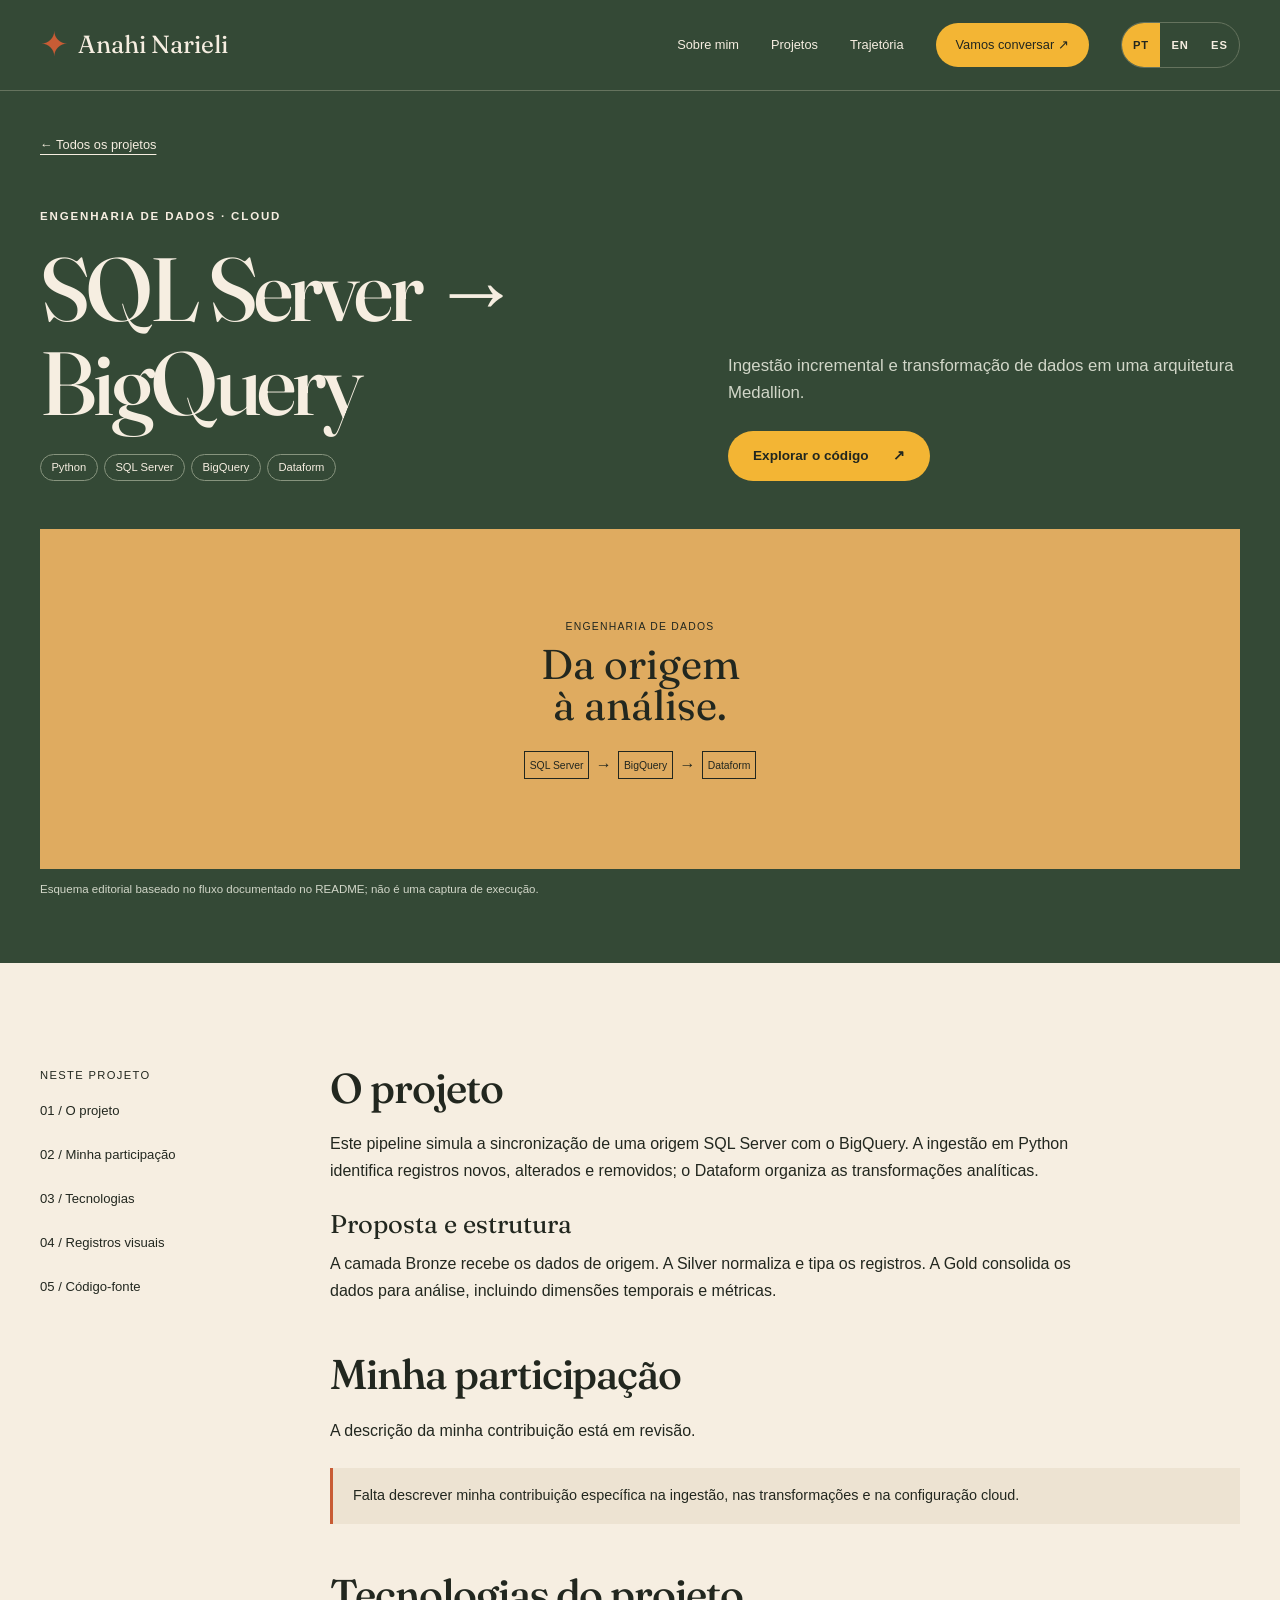
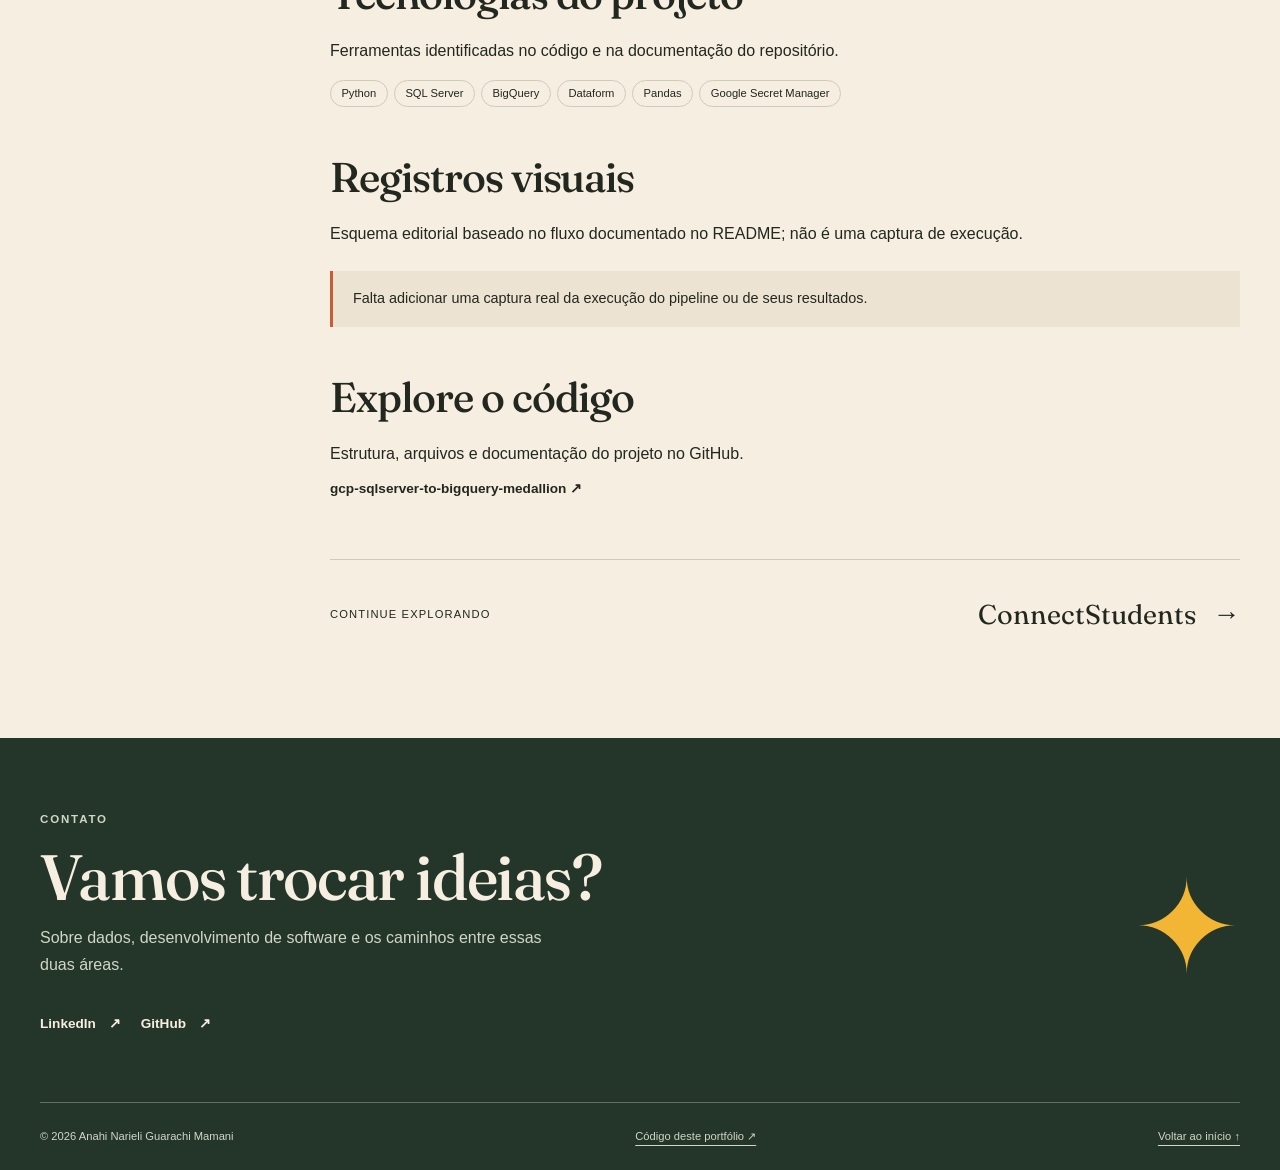
<file: projetos/pipeline-medallion.html>
<!doctype html>
<html lang="pt-BR">
  <head>
    <meta charset="utf-8" />
    <meta name="viewport" content="width=device-width, initial-scale=1" />
    <meta name="theme-color" content="#344936" />
    <meta
      name="description"
      content="Ingestão incremental e transformação de dados em uma arquitetura Medallion."
    
      data-i18n-content="pl.meta.description"
    />
    <title>SQL Server → BigQuery · Anahi Narieli</title>
    <link rel="icon" href="../assets/images/favicon.svg" type="image/svg+xml" />
    <link rel="stylesheet" href="../css/variables.css" />
    <link rel="stylesheet" href="../css/base.css" />
    <link rel="stylesheet" href="../css/components.css" />
    <link rel="stylesheet" href="../css/project.css" />
    <link rel="stylesheet" href="../css/responsive.css" />
    <script src="../js/i18n.js" defer></script>
    <script src="../js/main.js" defer></script>
  </head>
  <body>
    <a class="skip-link" href="#conteudo" data-i18n="nav.skip">Pular para o conteúdo</a>
    <header class="site-header dark">
      <div class="container header-inner">
        <a
          class="brand"
          href="../index.html"
          aria-label="Anahi Narieli — página inicial" data-i18n-aria="nav.brand-aria"
          ><span class="star" aria-hidden="true">✦</span> Anahi Narieli</a
        ><button
          class="menu-toggle"
          type="button"
          aria-controls="site-nav"
          aria-expanded="false"
        >
          Menu +
        </button>
        <nav class="site-nav" id="site-nav" aria-label="Navegação principal" data-i18n-aria="nav.main">
          <a href="../index.html#sobre" data-i18n="nav.about">Sobre mim</a><a href="../index.html#projetos" data-i18n="nav.projects">Projetos</a><a href="../index.html#trajetoria" data-i18n="nav.trajectory">Trajetória</a><a class="nav-contact" href="#contato" data-i18n="nav.contact">Vamos conversar ↗</a>
        <span class="lang-switch" role="group" aria-label="Idioma" data-i18n-aria="nav.lang"><button type="button" data-lang="pt" aria-pressed="true">PT</button><button type="button" data-lang="en" aria-pressed="false">EN</button><button type="button" data-lang="es" aria-pressed="false">ES</button></span>
        </nav>
      </div>
    </header>
    <main id="conteudo">
      <section class="case-hero dark">
        <div class="container">
          <a class="breadcrumb" href="../index.html#projetos"
             data-i18n="case.back">← Todos os projetos</a>
          <div class="case-heading">
            <div>
              <p class="eyebrow" data-i18n="pl.t1">Engenharia de dados · Cloud</p>
              <h1>SQL Server → BigQuery</h1>
              <ul class="tags">
                <li>Python</li>
                <li>SQL Server</li>
                <li>BigQuery</li>
                <li>Dataform</li>
              </ul>
            </div>
            <div>
              <p class="lead" data-i18n="pl.t2">
                Ingestão incremental e transformação de dados em uma arquitetura
                Medallion.
              </p>
              <div class="actions" style="margin-top: 1.5rem">
                <a
                  class="button"
                  href="https://github.com/AnahiMamani/gcp-sqlserver-to-bigquery-medallion"
                   data-i18n="case.code-btn">Explorar o código <span aria-hidden="true">↗</span></a>
              </div>
            </div>
          </div>
          <figure class="case-visual">
            <div class="cover-art pipeline">
              <span data-i18n="pl.t3">Engenharia de dados</span><strong data-i18n="pl.t4">Da origem<br />à análise.</strong>
              <div class="pipeline-route">
                <i>SQL Server</i><b aria-hidden="true">→</b><i>BigQuery</i
                ><b aria-hidden="true">→</b><i>Dataform</i>
              </div>
            </div>
            <figcaption data-i18n="pl.records-p">
              Esquema editorial baseado no fluxo documentado no README; não é
              uma captura de execução.
            </figcaption>
          </figure>
        </div>
      </section>
      <div class="container section case-body">
        <aside class="case-index" aria-label="Nesta página" data-i18n-aria="case.index-aria">
          <p data-i18n="case.index-title">Neste projeto</p>
          <a href="#contexto" data-i18n="case.idx-project">01 / O projeto</a
          ><a href="#participacao" data-i18n="case.idx-role">02 / Minha participação</a
          ><a href="#stack" data-i18n="case.idx-stack">03 / Tecnologias</a
          ><a href="#galeria" data-i18n="case.idx-gallery">04 / Registros visuais</a
          ><a href="#codigo" data-i18n="case.idx-code">05 / Código-fonte</a>
        </aside>
        <div class="case-copy">
          <section id="contexto">
            <h2 data-i18n="case.the-project">O projeto</h2>
            <p data-i18n="pl.t5">
              Este pipeline simula a sincronização de uma origem SQL Server com
              o BigQuery. A ingestão em Python identifica registros novos,
              alterados e removidos; o Dataform organiza as transformações
              analíticas.
            </p>
            <h3 data-i18n="case.structure">Proposta e estrutura</h3>
            <p data-i18n="pl.t6">
              A camada Bronze recebe os dados de origem. A Silver normaliza e
              tipa os registros. A Gold consolida os dados para análise,
              incluindo dimensões temporais e métricas.
            </p>
          </section>
          <section id="participacao">
            <h2 data-i18n="case.my-role">Minha participação</h2>
            <p data-i18n="pl.t7">A descrição da minha contribuição está em revisão.</p>
            <div class="note">
              <p data-i18n="pl.t8">
                Falta descrever minha contribuição específica na ingestão, nas
                transformações e na configuração cloud.
              </p>
            </div>
          </section>
          <section id="stack">
            <h2 data-i18n="case.stack2">Tecnologias do projeto</h2>
            <p data-i18n="case.stack2-p">
              Ferramentas identificadas no código e na documentação do
              repositório.
            </p>
            <ul class="tags">
              <li>Python</li>
              <li>SQL Server</li>
              <li>BigQuery</li>
              <li>Dataform</li>
              <li>Pandas</li>
              <li>Google Secret Manager</li>
            </ul>
          </section>
          <section id="galeria">
            <h2 data-i18n="case.records">Registros visuais</h2>
            <p data-i18n="pl.records-p">
              Esquema editorial baseado no fluxo documentado no README; não é
              uma captura de execução.
            </p>
            <div class="note" data-i18n="pl.t9">
              Falta adicionar uma captura real da execução do pipeline ou de
              seus resultados.
            </div>
          </section>
          <section id="codigo">
            <h2 data-i18n="case.explore-code">Explore o código</h2>
            <p data-i18n="case.repo-p">Estrutura, arquivos e documentação do projeto no GitHub.</p>
            <a
              class="text-link"
              href="https://github.com/AnahiMamani/gcp-sqlserver-to-bigquery-medallion"
              >gcp-sqlserver-to-bigquery-medallion ↗</a
            >
          </section>
          <div class="next-project">
            <p data-i18n="case.next">Continue explorando</p>
            <a href="connectstudents.html">ConnectStudents
              <span class="arrow" aria-hidden="true">→</span></a>
          </div>
        </div>
      </div>
    </main>
    <footer class="site-footer" id="contato">
      <div class="container">
        <div class="footer-top">
          <div>
            <p class="eyebrow" data-i18n="footer.eyebrow">Contato</p>
            <h2 data-i18n="footer.title">Vamos trocar ideias?</h2>
            <p data-i18n="footer.p">
              Sobre dados, desenvolvimento de software e os caminhos entre essas
              duas áreas.
            </p>
            <div class="footer-links">
              <a
                class="text-link"
                href="https://www.linkedin.com/in/anahinarieli/"
                >LinkedIn <span aria-hidden="true">↗</span></a
              ><a class="text-link" href="https://github.com/AnahiMamani"
                >GitHub <span aria-hidden="true">↗</span></a
              >
            </div>
          </div>
          <span class="footer-star" aria-hidden="true">✦</span>
        </div>
        <div class="footer-bottom">
          <span>© 2026 Anahi Narieli Guarachi Mamani</span
          ><a href="https://github.com/AnahiMamani/Portifolio"
             data-i18n="footer.code">Código deste portfólio ↗</a><a href="#conteudo" data-i18n="footer.top">Voltar ao início ↑</a>
        </div>
      </div>
    </footer>
  </body>
</html>
</file>
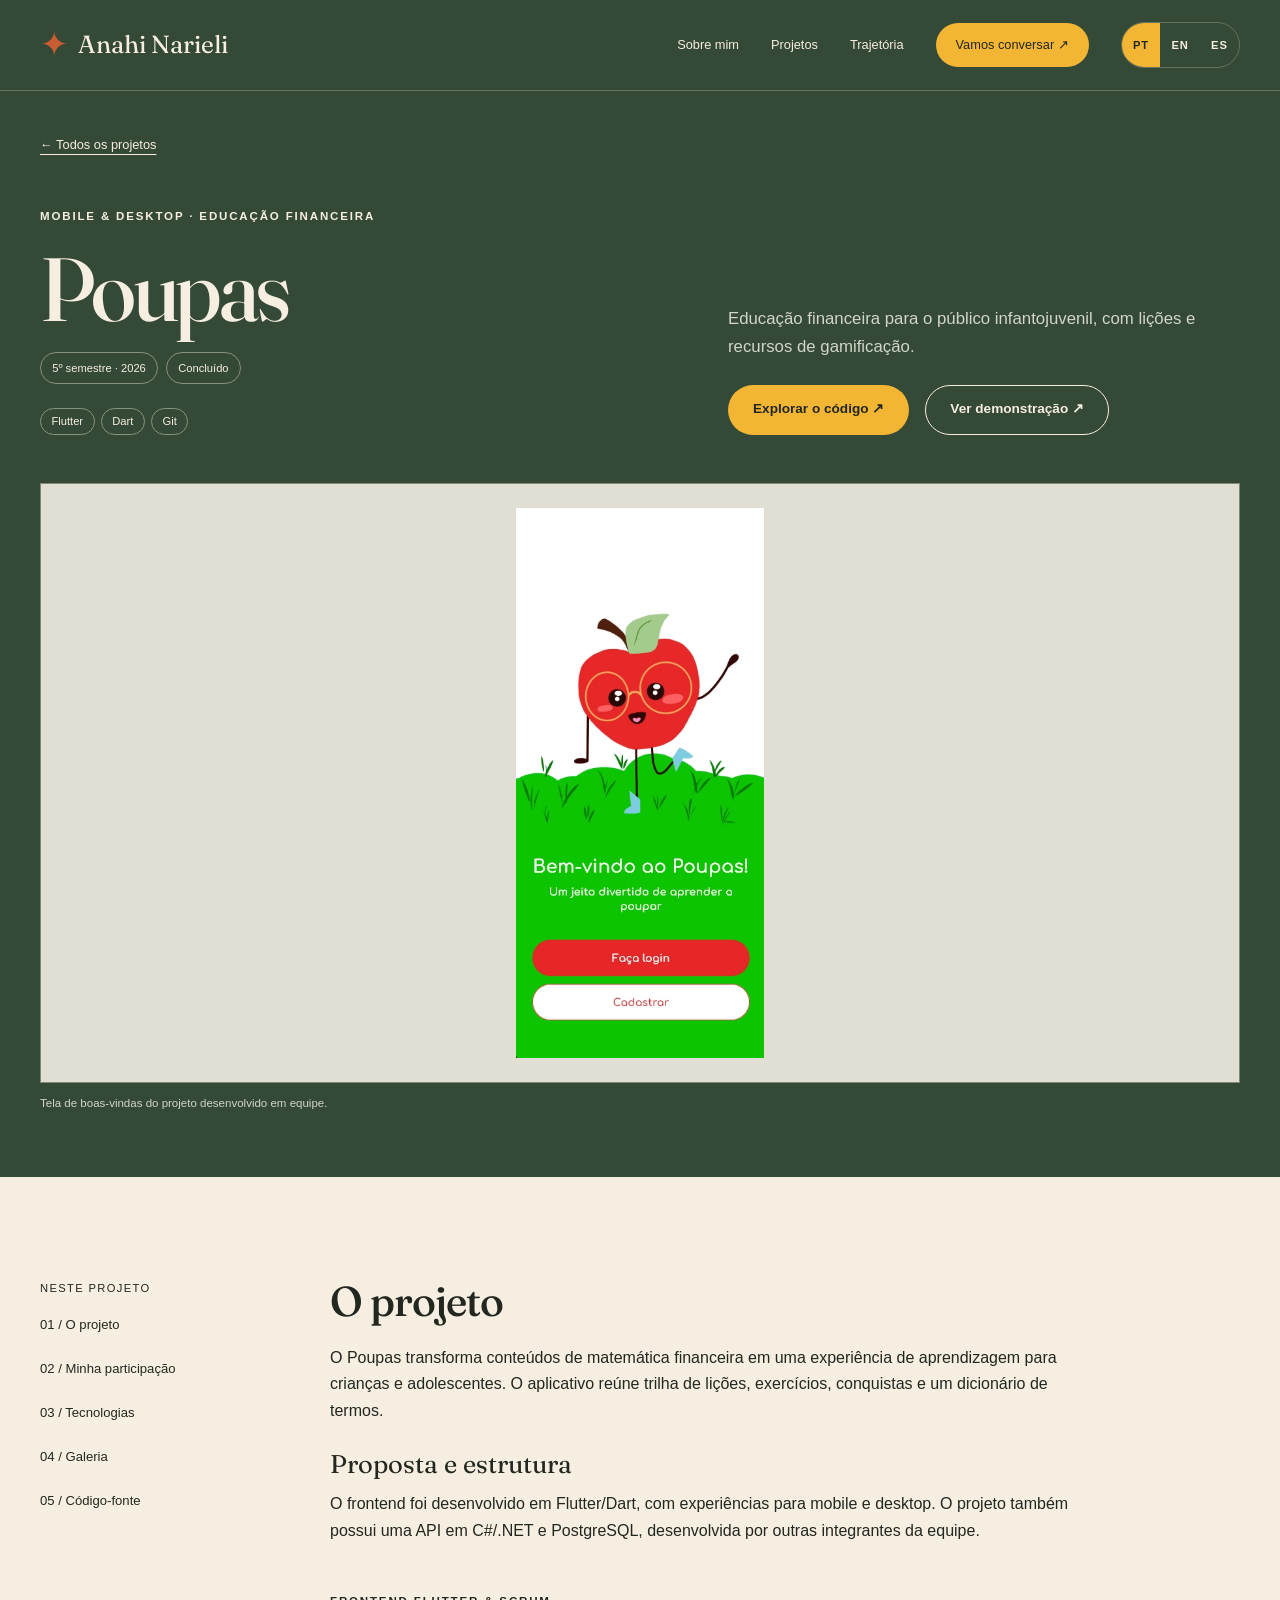
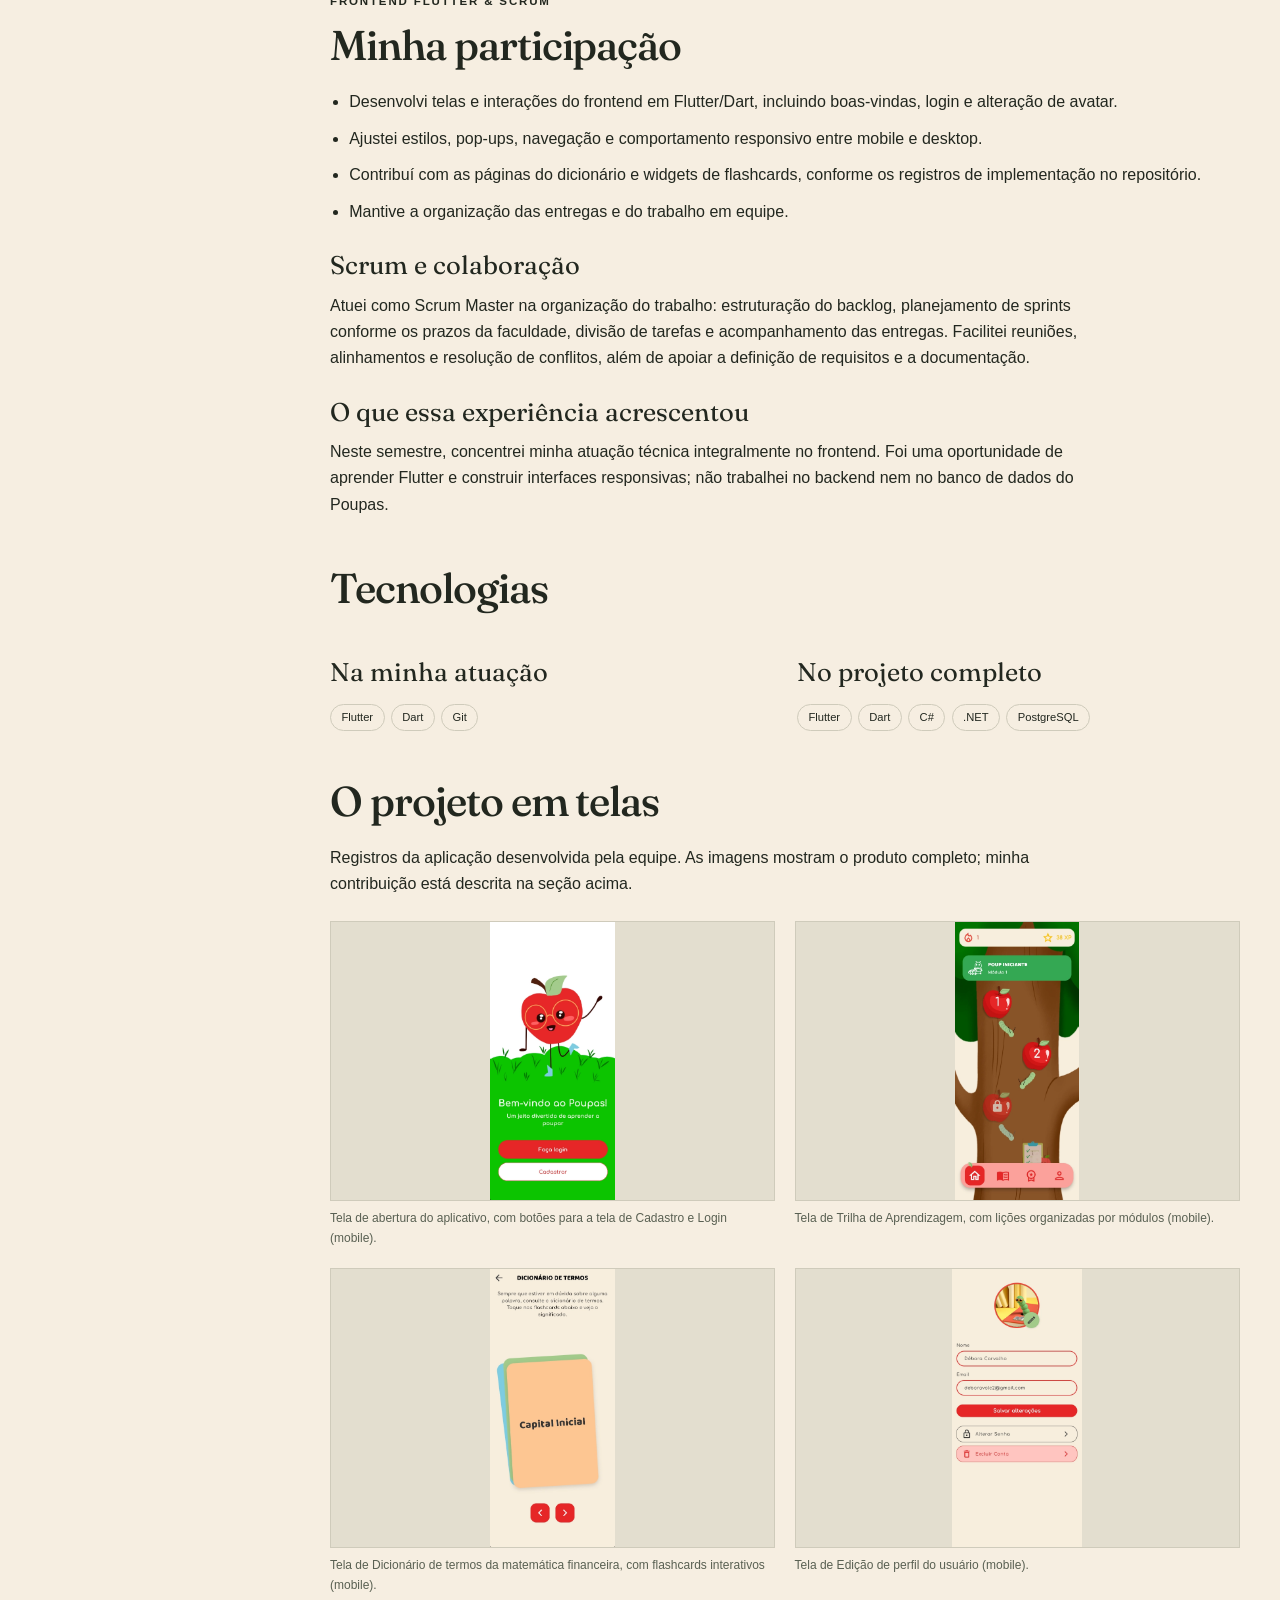
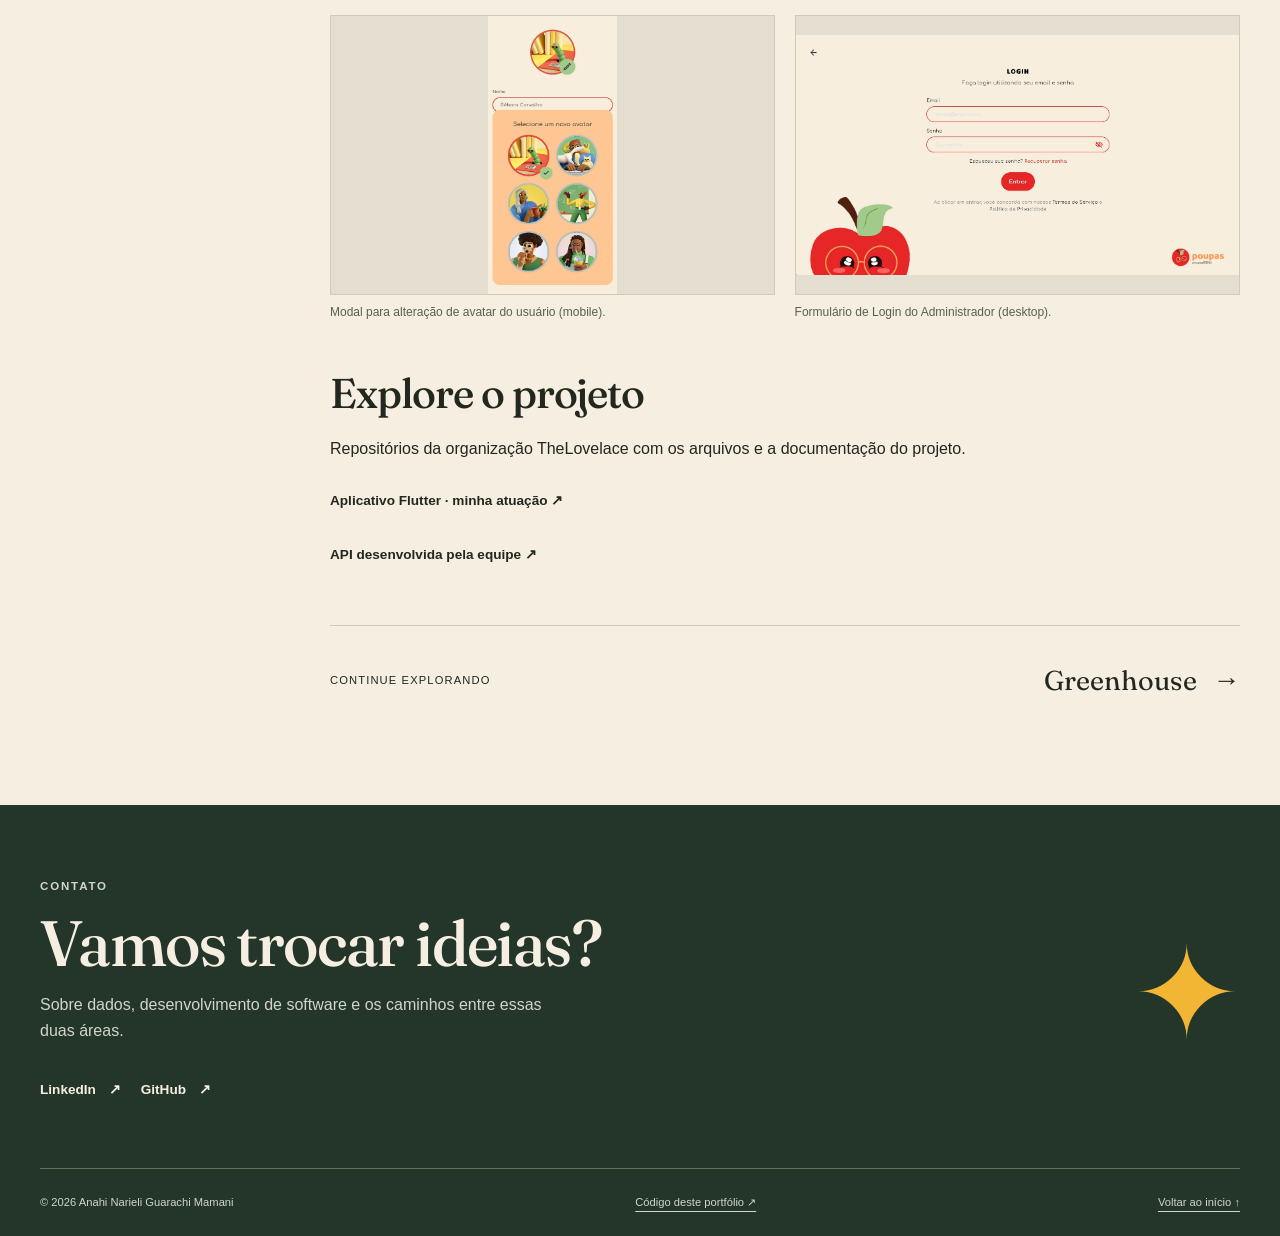
<file: projetos/poupas.html>
<!doctype html>
<html lang="pt-BR">
  <head>
    <meta charset="utf-8" />
    <meta name="viewport" content="width=device-width, initial-scale=1" />
    <meta name="theme-color" content="#344936" />
    <meta
      name="description"
      content="Educação financeira para o público infantojuvenil, com lições e recursos de gamificação."
    
      data-i18n-content="po.meta.description"
    />
    <title>Poupas · Anahi Narieli</title>
    <link rel="icon" href="../assets/images/favicon.svg" type="image/svg+xml" />
    <link rel="stylesheet" href="../css/variables.css" />
    <link rel="stylesheet" href="../css/base.css" />
    <link rel="stylesheet" href="../css/components.css" />
    <link rel="stylesheet" href="../css/project.css" />
    <link rel="stylesheet" href="../css/responsive.css" />
    <script src="../js/i18n.js" defer></script>
    <script src="../js/main.js" defer></script>
  </head>
  <body>
    <a class="skip-link" href="#conteudo" data-i18n="nav.skip">Pular para o conteúdo</a>
    <header class="site-header dark">
      <div class="container header-inner">
        <a
          class="brand"
          href="../index.html"
          aria-label="Anahi Narieli — página inicial" data-i18n-aria="nav.brand-aria"
          ><span class="star" aria-hidden="true">✦</span> Anahi Narieli</a
        ><button
          class="menu-toggle"
          type="button"
          aria-controls="site-nav"
          aria-expanded="false"
        >
          Menu +
        </button>
        <nav class="site-nav" id="site-nav" aria-label="Navegação principal" data-i18n-aria="nav.main">
          <a href="../index.html#sobre" data-i18n="nav.about">Sobre mim</a><a href="../index.html#projetos" data-i18n="nav.projects">Projetos</a><a href="../index.html#trajetoria" data-i18n="nav.trajectory">Trajetória</a><a class="nav-contact" href="#contato" data-i18n="nav.contact">Vamos conversar ↗</a>
        <span class="lang-switch" role="group" aria-label="Idioma" data-i18n-aria="nav.lang"><button type="button" data-lang="pt" aria-pressed="true">PT</button><button type="button" data-lang="en" aria-pressed="false">EN</button><button type="button" data-lang="es" aria-pressed="false">ES</button></span>
        </nav>
      </div>
    </header>
    <main id="conteudo">
      <section class="case-hero dark">
        <div class="container">
          <a class="breadcrumb" href="../index.html#projetos"
             data-i18n="case.back">← Todos os projetos</a>
          <div class="case-heading">
            <div>
              <p class="eyebrow" data-i18n="po.t1">Mobile & desktop · Educação financeira</p>
              <h1>Poupas</h1>
              <div class="case-badges">
                <span data-i18n="po.badge-1">5º semestre · 2026</span><span data-i18n="pg.badge-2">Concluído</span>
              </div>
              <ul class="tags">
                <li>Flutter</li>
                <li>Dart</li>
                <li>Git</li>
              </ul>
            </div>
            <div>
              <p class="lead" data-i18n="po.t2">
                Educação financeira para o público infantojuvenil, com lições e
                recursos de gamificação.
              </p>
              <div class="actions case-actions">
                <a
                  class="button"
                  href="https://github.com/TheLovelace/Poupas"
                   data-i18n="case.code-btn">Explorar o código ↗</a><a class="button secondary" href="https://youtu.be/aYCgamaxp6I"
                   data-i18n="case.demo-btn-live">Ver demonstração ↗</a>
              </div>
            </div>
          </div>
          <figure class="case-visual phone">
            <img
              src="../assets/projects/poupas/01.webp"
              alt="Tela de boas-vindas do aplicativo Poupas." data-i18n-alt="po.cover-alt"
              width="380"
              height="846"
              loading="eager"
            />
            <figcaption data-i18n="po.hero-cap">Tela de boas-vindas do projeto desenvolvido em equipe.</figcaption>
          </figure>
        </div>
      </section>
      <div class="container section case-body">
        <aside class="case-index" aria-label="Nesta página" data-i18n-aria="case.index-aria">
          <p data-i18n="case.index-title">Neste projeto</p>
          <a href="#contexto" data-i18n="case.idx-project">01 / O projeto</a
          ><a href="#participacao" data-i18n="case.idx-role">02 / Minha participação</a
          ><a href="#stack" data-i18n="case.idx-stack">03 / Tecnologias</a
          ><a href="#galeria" data-i18n="case.idx-gallery">04 / Galeria</a
          ><a href="#codigo" data-i18n="case.idx-code">05 / Código-fonte</a>
        </aside>
        <div class="case-copy">
          <section id="contexto">
            <h2 data-i18n="case.the-project">O projeto</h2>
            <p data-i18n="po.t3">
              O Poupas transforma conteúdos de matemática financeira em uma
              experiência de aprendizagem para crianças e adolescentes. O
              aplicativo reúne trilha de lições, exercícios, conquistas e um
              dicionário de termos.
            </p>
            <h3 data-i18n="case.structure">Proposta e estrutura</h3>
            <p data-i18n="po.t4">
              O frontend foi desenvolvido em Flutter/Dart, com experiências para
              mobile e desktop. O projeto também possui uma API em C#/.NET e
              PostgreSQL, desenvolvida por outras integrantes da equipe.
            </p>
          </section>
          <section id="participacao">
            <p class="eyebrow role-eyebrow" data-i18n="po.t5">Frontend Flutter & Scrum</p>
            <h2 data-i18n="case.my-role">Minha participação</h2>
            <ul class="contribution-list">
              <li data-i18n="po.t6">
                Desenvolvi telas e interações do frontend em Flutter/Dart,
                incluindo boas-vindas, login e alteração de avatar.
              </li>
              <li data-i18n="po.t7">
                Ajustei estilos, pop-ups, navegação e comportamento responsivo
                entre mobile e desktop.
              </li>
              <li data-i18n="po.t8">
                Contribuí com as páginas do dicionário e widgets de flashcards,
                conforme os registros de implementação no repositório.
              </li>
              <li data-i18n="po.t9">
                Mantive a organização das entregas e do trabalho em equipe.
              </li>
            </ul>
            <h3 data-i18n="case.scrum">Scrum e colaboração</h3>
            <p data-i18n="case.scrum-p">
              Atuei como Scrum Master na organização do trabalho: estruturação
              do backlog, planejamento de sprints conforme os prazos da
              faculdade, divisão de tarefas e acompanhamento das entregas.
              Facilitei reuniões, alinhamentos e resolução de conflitos, além de
              apoiar a definição de requisitos e a documentação.
            </p>
            <h3 data-i18n="case.learned">O que essa experiência acrescentou</h3>
            <p data-i18n="po.t10">
              Neste semestre, concentrei minha atuação técnica integralmente no
              frontend. Foi uma oportunidade de aprender Flutter e construir
              interfaces responsivas; não trabalhei no backend nem no banco de
              dados do Poupas.
            </p>
          </section>
          <section id="stack">
            <h2 data-i18n="case.stack">Tecnologias</h2>
            <div class="stack-split">
              <div>
                <h3 data-i18n="case.stack-mine">Na minha atuação</h3>
                <ul class="tags">
                  <li>Flutter</li>
                  <li>Dart</li>
                  <li>Git</li>
                </ul>
              </div>
              <div>
                <h3 data-i18n="case.stack-all">No projeto completo</h3>
                <ul class="tags">
                  <li>Flutter</li>
                  <li>Dart</li>
                  <li>C#</li>
                  <li>.NET</li>
                  <li>PostgreSQL</li>
                </ul>
              </div>
            </div>
          </section>
          <section id="galeria">
            <h2 data-i18n="case.gallery">O projeto em telas</h2>
            <p data-i18n="case.gallery-p">
              Registros da aplicação desenvolvida pela equipe. As imagens
              mostram o produto completo; minha contribuição está descrita na
              seção acima.
            </p>
            <div class="gallery">
              <figure class="mobile-shot">
                <a
                  href="../assets/projects/poupas/01.webp"
                  data-gallery
                  aria-label="Ampliar: Tela de abertura do aplicativo, com botões para a tela de Cadastro e Login (mobile)."
                  data-caption="Tela de abertura do aplicativo, com botões para a tela de Cadastro e Login (mobile)." data-i18n-caption="po.g1"
                  ><img
                    src="../assets/projects/poupas/01.webp"
                    alt="Tela de abertura do aplicativo, com botões para a tela de Cadastro e Login (mobile)." data-i18n-alt="po.g1"
                    width="380"
                    height="846"
                    loading="lazy"
                /></a>
                <figcaption data-i18n="po.g1">
                  Tela de abertura do aplicativo, com botões para a tela de
                  Cadastro e Login (mobile).
                </figcaption>
              </figure>
              <figure class="mobile-shot">
                <a
                  href="../assets/projects/poupas/04.webp"
                  data-gallery
                  aria-label="Ampliar: Tela de Trilha de Aprendizagem, com lições organizadas por módulos (mobile)."
                  data-caption="Tela de Trilha de Aprendizagem, com lições organizadas por módulos (mobile)." data-i18n-caption="po.g2"
                  ><img
                    src="../assets/projects/poupas/04.webp"
                    alt="Tela de Trilha de Aprendizagem, com lições organizadas por módulos (mobile)." data-i18n-alt="po.g2"
                    width="377"
                    height="844"
                    loading="lazy"
                /></a>
                <figcaption data-i18n="po.g2">
                  Tela de Trilha de Aprendizagem, com lições organizadas por
                  módulos (mobile).
                </figcaption>
              </figure>
              <figure class="mobile-shot">
                <a
                  href="../assets/projects/poupas/09.webp"
                  data-gallery
                  aria-label="Ampliar: Tela de Dicionário de termos da matemática financeira, com flashcards interativos (mobile)."
                  data-caption="Tela de Dicionário de termos da matemática financeira, com flashcards interativos (mobile)." data-i18n-caption="po.g3"
                  ><img
                    src="../assets/projects/poupas/09.webp"
                    alt="Tela de Dicionário de termos da matemática financeira, com flashcards interativos (mobile)." data-i18n-alt="po.g3"
                    width="381"
                    height="846"
                    loading="lazy"
                /></a>
                <figcaption data-i18n="po.g3">
                  Tela de Dicionário de termos da matemática financeira, com
                  flashcards interativos (mobile).
                </figcaption>
              </figure>
              <figure class="mobile-shot">
                <a
                  href="../assets/projects/poupas/13.webp"
                  data-gallery
                  aria-label="Ampliar: Tela de Edição de perfil do usuário (mobile)."
                  data-caption="Tela de Edição de perfil do usuário (mobile)." data-i18n-caption="po.g4"
                  ><img
                    src="../assets/projects/poupas/13.webp"
                    alt="Tela de Edição de perfil do usuário (mobile)." data-i18n-alt="po.g4"
                    width="406"
                    height="866"
                    loading="lazy"
                /></a>
                <figcaption data-i18n="po.g4">
                  Tela de Edição de perfil do usuário (mobile).
                </figcaption>
              </figure>
              <figure class="mobile-shot">
                <a
                  href="../assets/projects/poupas/14.webp"
                  data-gallery
                  aria-label="Ampliar: Modal para alteração de avatar do usuário (mobile)."
                  data-caption="Modal para alteração de avatar do usuário (mobile)." data-i18n-caption="po.g5"
                  ><img
                    src="../assets/projects/poupas/14.webp"
                    alt="Modal para alteração de avatar do usuário (mobile)." data-i18n-alt="po.g5"
                    width="404"
                    height="873"
                    loading="lazy"
                /></a>
                <figcaption data-i18n="po.g5">
                  Modal para alteração de avatar do usuário (mobile).
                </figcaption>
              </figure>
              <figure class="">
                <a
                  href="../assets/projects/poupas/16.webp"
                  data-gallery
                  aria-label="Ampliar: Formulário de Login do Administrador (desktop)."
                  data-caption="Formulário de Login do Administrador (desktop)." data-i18n-caption="po.g6"
                  ><img
                    src="../assets/projects/poupas/16.webp"
                    alt="Formulário de Login do Administrador (desktop)." data-i18n-alt="po.g6"
                    width="1345"
                    height="727"
                    loading="lazy"
                /></a>
                <figcaption data-i18n="po.g6">
                  Formulário de Login do Administrador (desktop).
                </figcaption>
              </figure>
            </div>
          </section>
          <section id="codigo">
            <h2 data-i18n="case.explore">Explore o projeto</h2>
            <p data-i18n="case.repos-p">
              Repositórios da organização TheLovelace com os arquivos e a
              documentação do projeto.
            </p>
            <ul class="repo-list">
              <li data-i18n="po.t17">
                <a
                  class="text-link"
                  href="https://github.com/TheLovelace/Poupas"
                  >Aplicativo Flutter · minha atuação ↗</a
                >
              </li>
              <li data-i18n="po.t18">
                <a
                  class="text-link"
                  href="https://github.com/TheLovelace/Extrato_API"
                  >API desenvolvida pela equipe ↗</a
                >
              </li>
            </ul>
          </section>
          <div class="next-project">
            <p data-i18n="case.next">Continue explorando</p>
            <a href="greenhouse.html">Greenhouse <span class="arrow" aria-hidden="true">→</span></a>
          </div>
        </div>
      </div>
    </main>
    <dialog class="image-viewer" aria-labelledby="viewer-title">
      <div class="viewer-toolbar">
        <h2 id="viewer-title" data-i18n="viewer.title">Galeria do projeto</h2>
        <button type="button" class="viewer-close" aria-label="Fechar imagem" data-i18n-aria="viewer.close-aria">
          Fechar ×
        </button>
      </div>
      <img
        class="viewer-image"
        src="../assets/projects/poupas/01.webp"
        alt="Tela de abertura do aplicativo, com botões para a tela de Cadastro e Login (mobile)." data-i18n-alt="po.g1"
        width="380"
        height="846"
        loading="lazy"
      />
      <p class="viewer-caption" aria-live="polite"></p>
      <div class="viewer-navigation">
        <button type="button" class="viewer-prev" aria-label="Imagem anterior" data-i18n-aria="viewer.prev-aria">
          ← Anterior</button
        ><span class="viewer-counter" aria-live="polite"></span
        ><button type="button" class="viewer-next" aria-label="Próxima imagem" data-i18n-aria="viewer.next-aria">
          Próxima →
        </button>
      </div>
    </dialog>
    <footer class="site-footer" id="contato">
      <div class="container">
        <div class="footer-top">
          <div>
            <p class="eyebrow" data-i18n="footer.eyebrow">Contato</p>
            <h2 data-i18n="footer.title">Vamos trocar ideias?</h2>
            <p data-i18n="footer.p">
              Sobre dados, desenvolvimento de software e os caminhos entre essas
              duas áreas.
            </p>
            <div class="footer-links">
              <a
                class="text-link"
                href="https://www.linkedin.com/in/anahinarieli/"
                >LinkedIn <span aria-hidden="true">↗</span></a
              ><a class="text-link" href="https://github.com/AnahiMamani"
                >GitHub <span aria-hidden="true">↗</span></a
              >
            </div>
          </div>
          <span class="footer-star" aria-hidden="true">✦</span>
        </div>
        <div class="footer-bottom">
          <span>© 2026 Anahi Narieli Guarachi Mamani</span
          ><a href="https://github.com/AnahiMamani/Portifolio"
             data-i18n="footer.code">Código deste portfólio ↗</a><a href="#conteudo" data-i18n="footer.top">Voltar ao início ↑</a>
        </div>
      </div>
    </footer>
  </body>
</html>
</file>
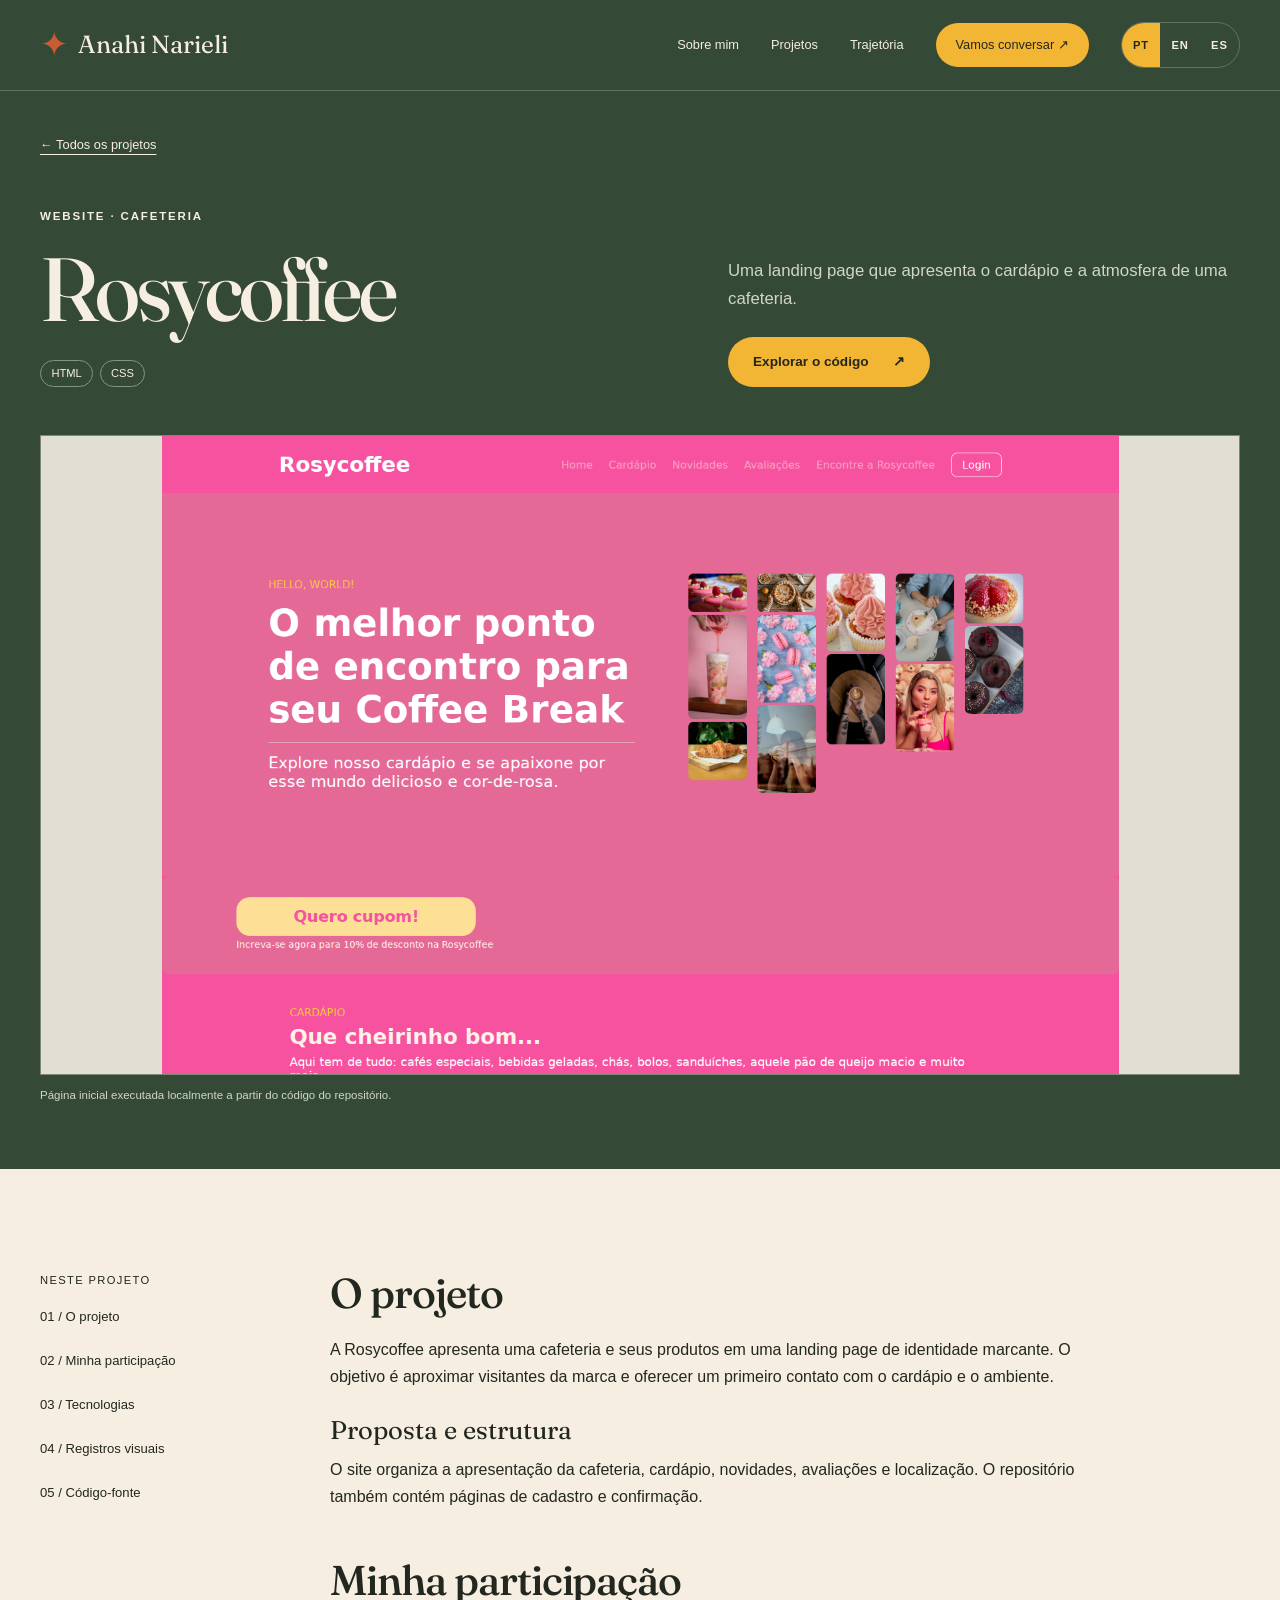
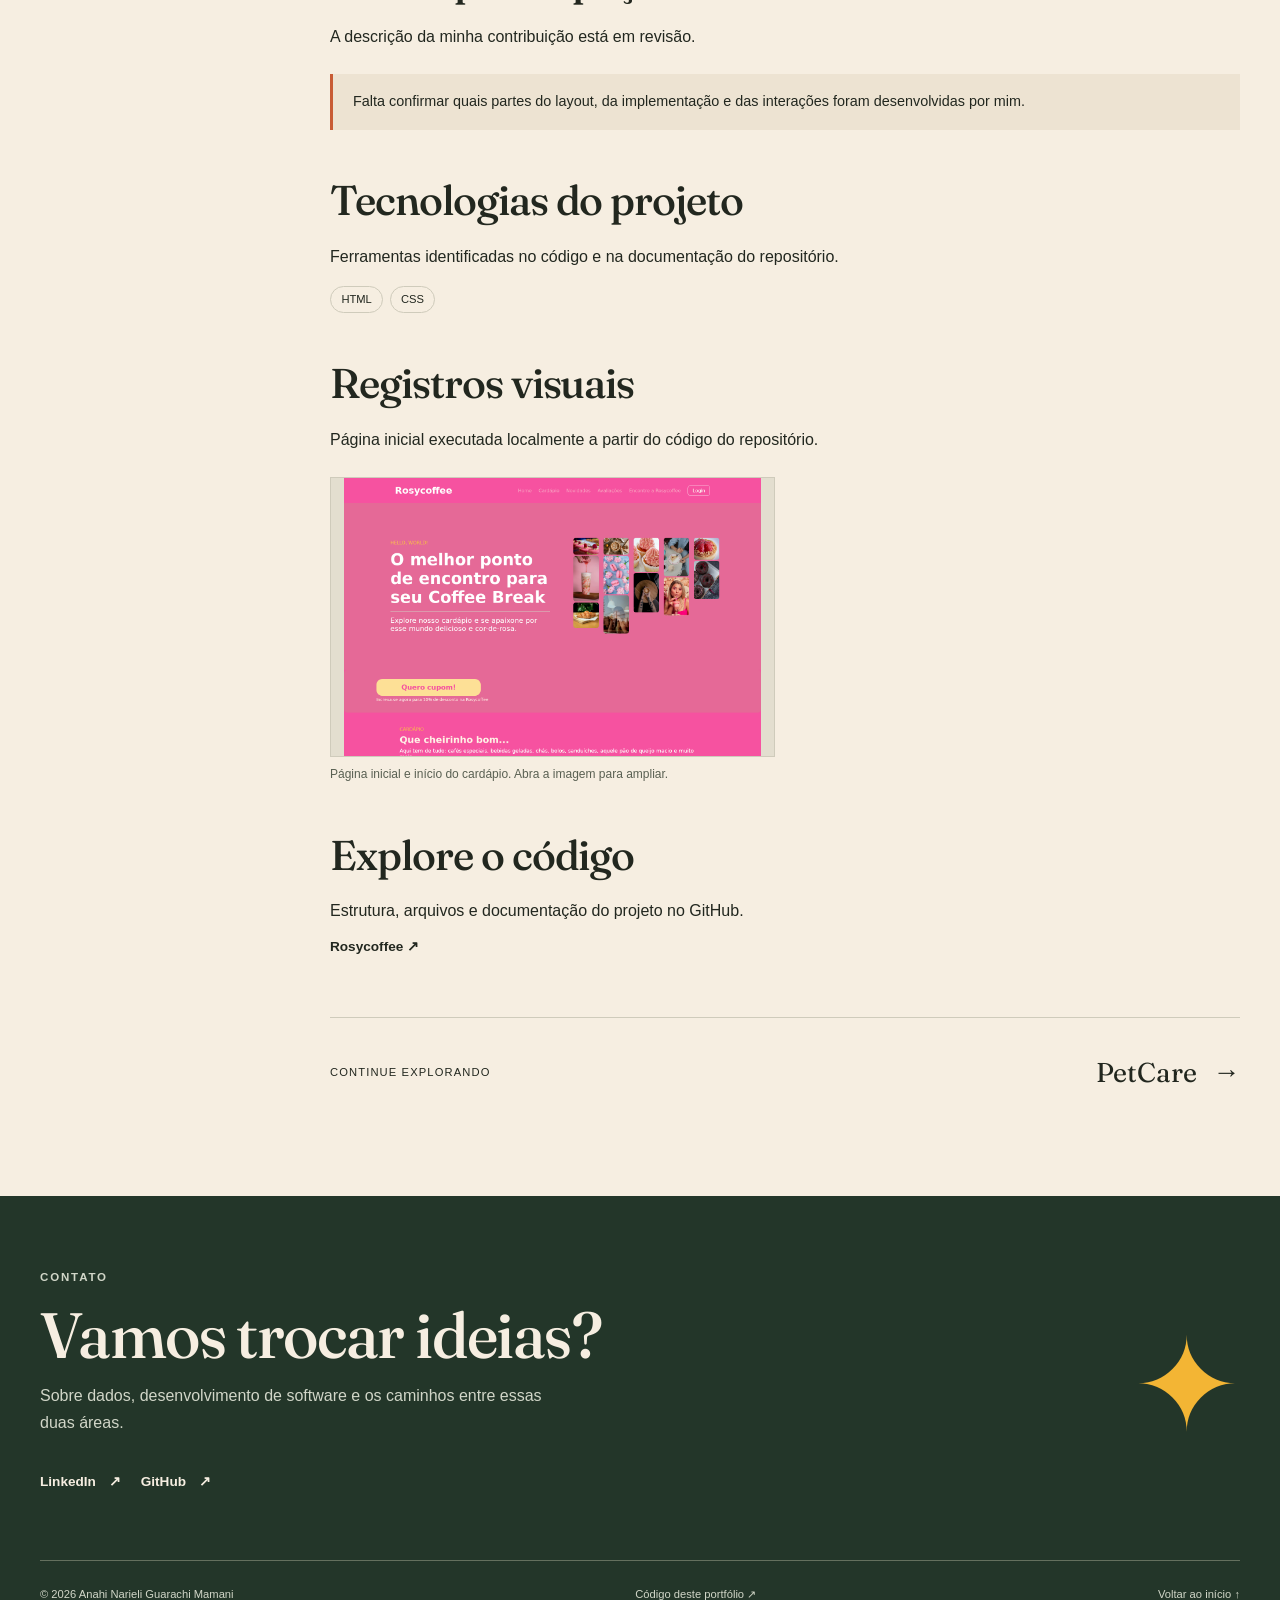
<file: projetos/rosycoffee.html>
<!doctype html>
<html lang="pt-BR">
  <head>
    <meta charset="utf-8" />
    <meta name="viewport" content="width=device-width, initial-scale=1" />
    <meta name="theme-color" content="#344936" />
    <meta
      name="description"
      content="Uma landing page que apresenta o cardápio e a atmosfera de uma cafeteria."
    
      data-i18n-content="rc.meta.description"
    />
    <title>Rosycoffee · Anahi Narieli</title>
    <link rel="icon" href="../assets/images/favicon.svg" type="image/svg+xml" />
    <link rel="stylesheet" href="../css/variables.css" />
    <link rel="stylesheet" href="../css/base.css" />
    <link rel="stylesheet" href="../css/components.css" />
    <link rel="stylesheet" href="../css/project.css" />
    <link rel="stylesheet" href="../css/responsive.css" />
    <script src="../js/i18n.js" defer></script>
    <script src="../js/main.js" defer></script>
  </head>
  <body>
    <a class="skip-link" href="#conteudo" data-i18n="nav.skip">Pular para o conteúdo</a>
    <header class="site-header dark">
      <div class="container header-inner">
        <a
          class="brand"
          href="../index.html"
          aria-label="Anahi Narieli — página inicial" data-i18n-aria="nav.brand-aria"
          ><span class="star" aria-hidden="true">✦</span> Anahi Narieli</a
        ><button
          class="menu-toggle"
          type="button"
          aria-controls="site-nav"
          aria-expanded="false"
        >
          Menu +
        </button>
        <nav class="site-nav" id="site-nav" aria-label="Navegação principal" data-i18n-aria="nav.main">
          <a href="../index.html#sobre" data-i18n="nav.about">Sobre mim</a><a href="../index.html#projetos" data-i18n="nav.projects">Projetos</a><a href="../index.html#trajetoria" data-i18n="nav.trajectory">Trajetória</a><a class="nav-contact" href="#contato" data-i18n="nav.contact">Vamos conversar ↗</a>
        <span class="lang-switch" role="group" aria-label="Idioma" data-i18n-aria="nav.lang"><button type="button" data-lang="pt" aria-pressed="true">PT</button><button type="button" data-lang="en" aria-pressed="false">EN</button><button type="button" data-lang="es" aria-pressed="false">ES</button></span>
        </nav>
      </div>
    </header>
    <main id="conteudo">
      <section class="case-hero dark">
        <div class="container">
          <a class="breadcrumb" href="../index.html#projetos"
             data-i18n="case.back">← Todos os projetos</a>
          <div class="case-heading">
            <div>
              <p class="eyebrow" data-i18n="rc.t1">Website · Cafeteria</p>
              <h1>Rosycoffee</h1>
              <ul class="tags">
                <li>HTML</li>
                <li>CSS</li>
              </ul>
            </div>
            <div>
              <p class="lead" data-i18n="rc.t2">
                Uma landing page que apresenta o cardápio e a atmosfera de uma
                cafeteria.
              </p>
              <div class="actions" style="margin-top: 1.5rem">
                <a
                  class="button"
                  href="https://github.com/AnahiMamani/Rosycoffee"
                   data-i18n="case.code-btn">Explorar o código <span aria-hidden="true">↗</span></a>
              </div>
            </div>
          </div>
          <figure class="case-visual">
            <img
              src="../assets/projects/rosycoffee.png"
              alt="Página inicial da Rosycoffee com cardápio e composição de fotografias." data-i18n-alt="rc.cover-alt"
              width="1440"
              height="960"
              fetchpriority="high"
            />
            <figcaption data-i18n="rc.records-p">
              Página inicial executada localmente a partir do código do
              repositório.
            </figcaption>
          </figure>
        </div>
      </section>
      <div class="container section case-body">
        <aside class="case-index" aria-label="Nesta página" data-i18n-aria="case.index-aria">
          <p data-i18n="case.index-title">Neste projeto</p>
          <a href="#contexto" data-i18n="case.idx-project">01 / O projeto</a
          ><a href="#participacao" data-i18n="case.idx-role">02 / Minha participação</a
          ><a href="#stack" data-i18n="case.idx-stack">03 / Tecnologias</a
          ><a href="#galeria" data-i18n="case.idx-gallery">04 / Registros visuais</a
          ><a href="#codigo" data-i18n="case.idx-code">05 / Código-fonte</a>
        </aside>
        <div class="case-copy">
          <section id="contexto">
            <h2 data-i18n="case.the-project">O projeto</h2>
            <p data-i18n="rc.t3">
              A Rosycoffee apresenta uma cafeteria e seus produtos em uma
              landing page de identidade marcante. O objetivo é aproximar
              visitantes da marca e oferecer um primeiro contato com o cardápio
              e o ambiente.
            </p>
            <h3 data-i18n="case.structure">Proposta e estrutura</h3>
            <p data-i18n="rc.t4">
              O site organiza a apresentação da cafeteria, cardápio, novidades,
              avaliações e localização. O repositório também contém páginas de
              cadastro e confirmação.
            </p>
          </section>
          <section id="participacao">
            <h2 data-i18n="case.my-role">Minha participação</h2>
            <p data-i18n="rc.t5">A descrição da minha contribuição está em revisão.</p>
            <div class="note">
              <p data-i18n="rc.t6">
                Falta confirmar quais partes do layout, da implementação e das
                interações foram desenvolvidas por mim.
              </p>
            </div>
          </section>
          <section id="stack">
            <h2 data-i18n="case.stack2">Tecnologias do projeto</h2>
            <p data-i18n="case.stack2-p">
              Ferramentas identificadas no código e na documentação do
              repositório.
            </p>
            <ul class="tags">
              <li>HTML</li>
              <li>CSS</li>
            </ul>
          </section>
          <section id="galeria">
            <h2 data-i18n="case.records">Registros visuais</h2>
            <p data-i18n="rc.records-p">
              Página inicial executada localmente a partir do código do
              repositório.
            </p>
            <div class="gallery">
              <figure>
                <a
                  href="../assets/projects/rosycoffee.png"
                  aria-label="Abrir imagem: Página inicial e início do cardápio" data-i18n-aria="rc.open1"
                  ><img
                    src="../assets/projects/rosycoffee.png"
                    alt="Página inicial e início do cardápio — Rosycoffee" data-i18n-alt="rc.alt1"
                    loading="lazy"
                /></a>
                <figcaption data-i18n="rc.t7">
                  Página inicial e início do cardápio. Abra a imagem para
                  ampliar.
                </figcaption>
              </figure>
            </div>
          </section>
          <section id="codigo">
            <h2 data-i18n="case.explore-code">Explore o código</h2>
            <p data-i18n="case.repo-p">Estrutura, arquivos e documentação do projeto no GitHub.</p>
            <a
              class="text-link"
              href="https://github.com/AnahiMamani/Rosycoffee"
              >Rosycoffee ↗</a
            >
          </section>
          <div class="next-project">
            <p data-i18n="case.next">Continue explorando</p>
            <a href="petcare.html">PetCare <span class="arrow" aria-hidden="true">→</span></a>
          </div>
        </div>
      </div>
    </main>
    <footer class="site-footer" id="contato">
      <div class="container">
        <div class="footer-top">
          <div>
            <p class="eyebrow" data-i18n="footer.eyebrow">Contato</p>
            <h2 data-i18n="footer.title">Vamos trocar ideias?</h2>
            <p data-i18n="footer.p">
              Sobre dados, desenvolvimento de software e os caminhos entre essas
              duas áreas.
            </p>
            <div class="footer-links">
              <a
                class="text-link"
                href="https://www.linkedin.com/in/anahinarieli/"
                >LinkedIn <span aria-hidden="true">↗</span></a
              ><a class="text-link" href="https://github.com/AnahiMamani"
                >GitHub <span aria-hidden="true">↗</span></a
              >
            </div>
          </div>
          <span class="footer-star" aria-hidden="true">✦</span>
        </div>
        <div class="footer-bottom">
          <span>© 2026 Anahi Narieli Guarachi Mamani</span
          ><a href="https://github.com/AnahiMamani/Portifolio"
             data-i18n="footer.code">Código deste portfólio ↗</a><a href="#conteudo" data-i18n="footer.top">Voltar ao início ↑</a>
        </div>
      </div>
    </footer>
  </body>
</html>
</file>
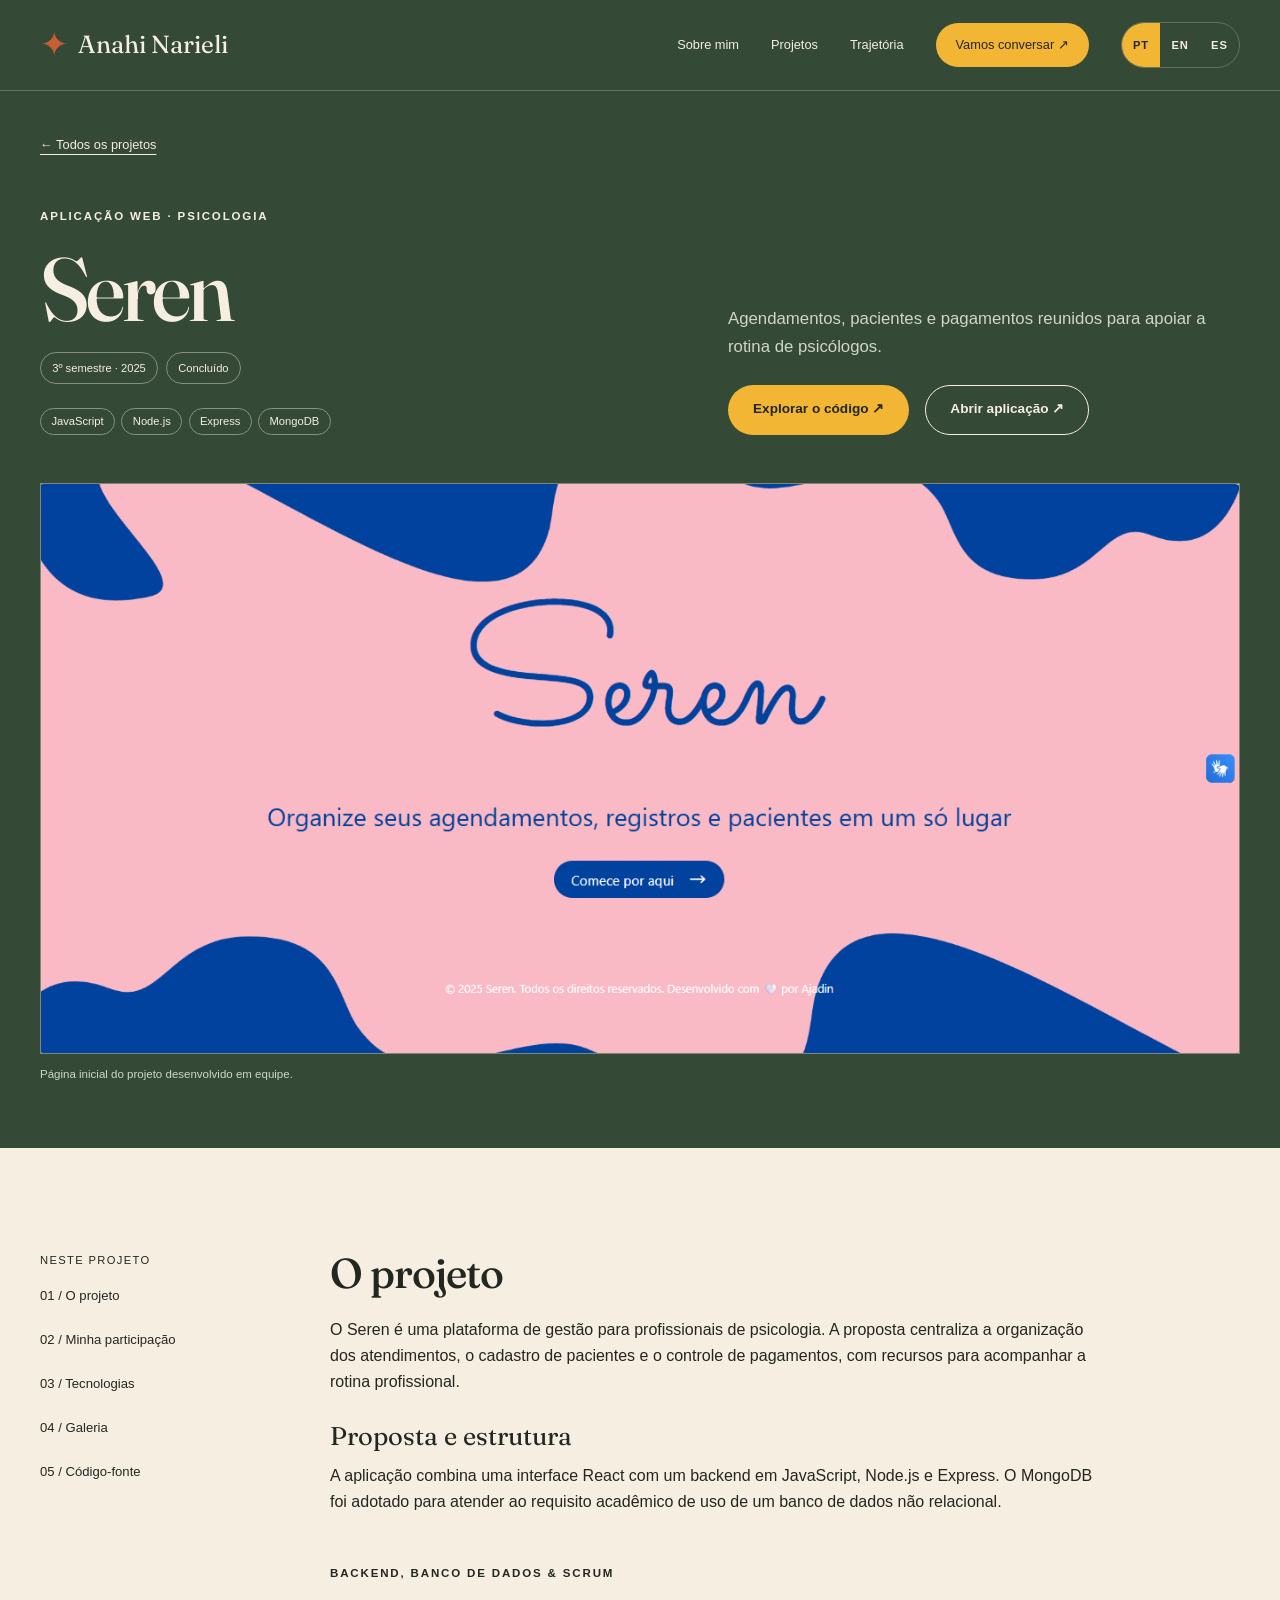
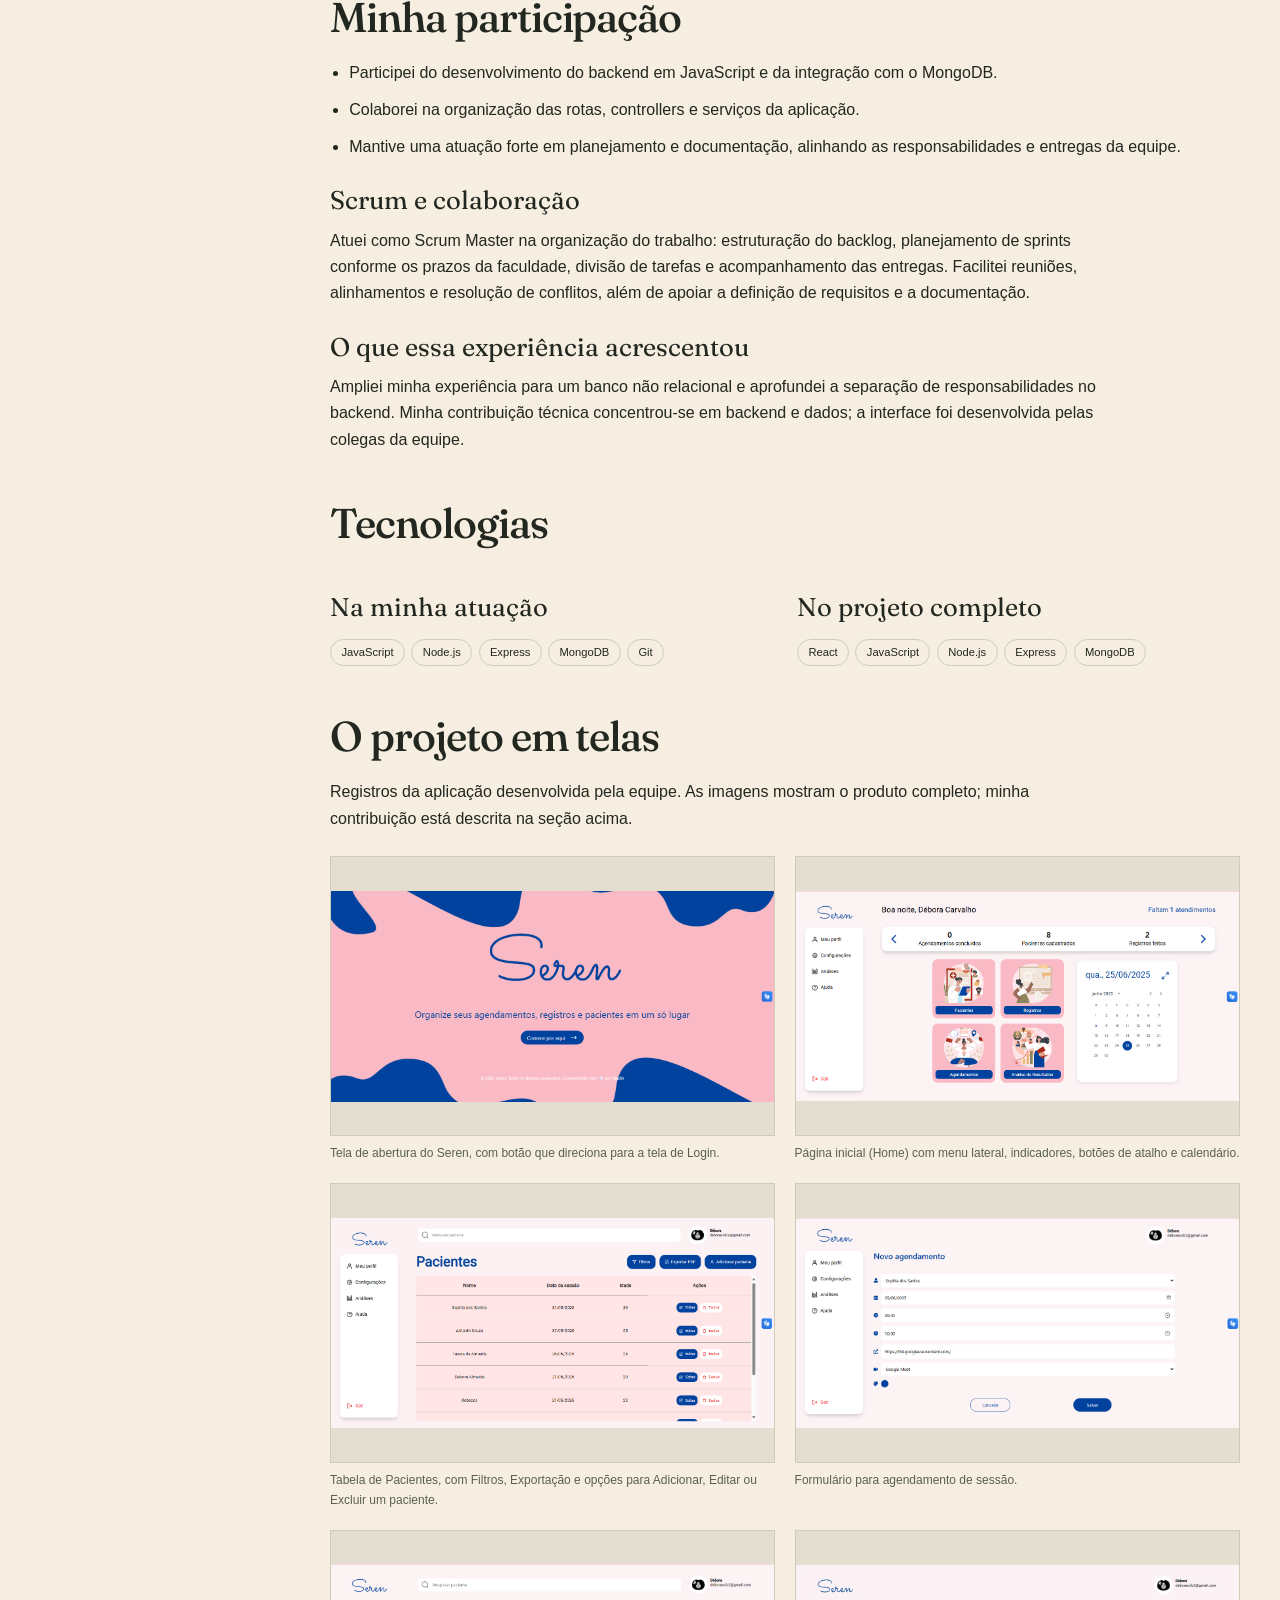
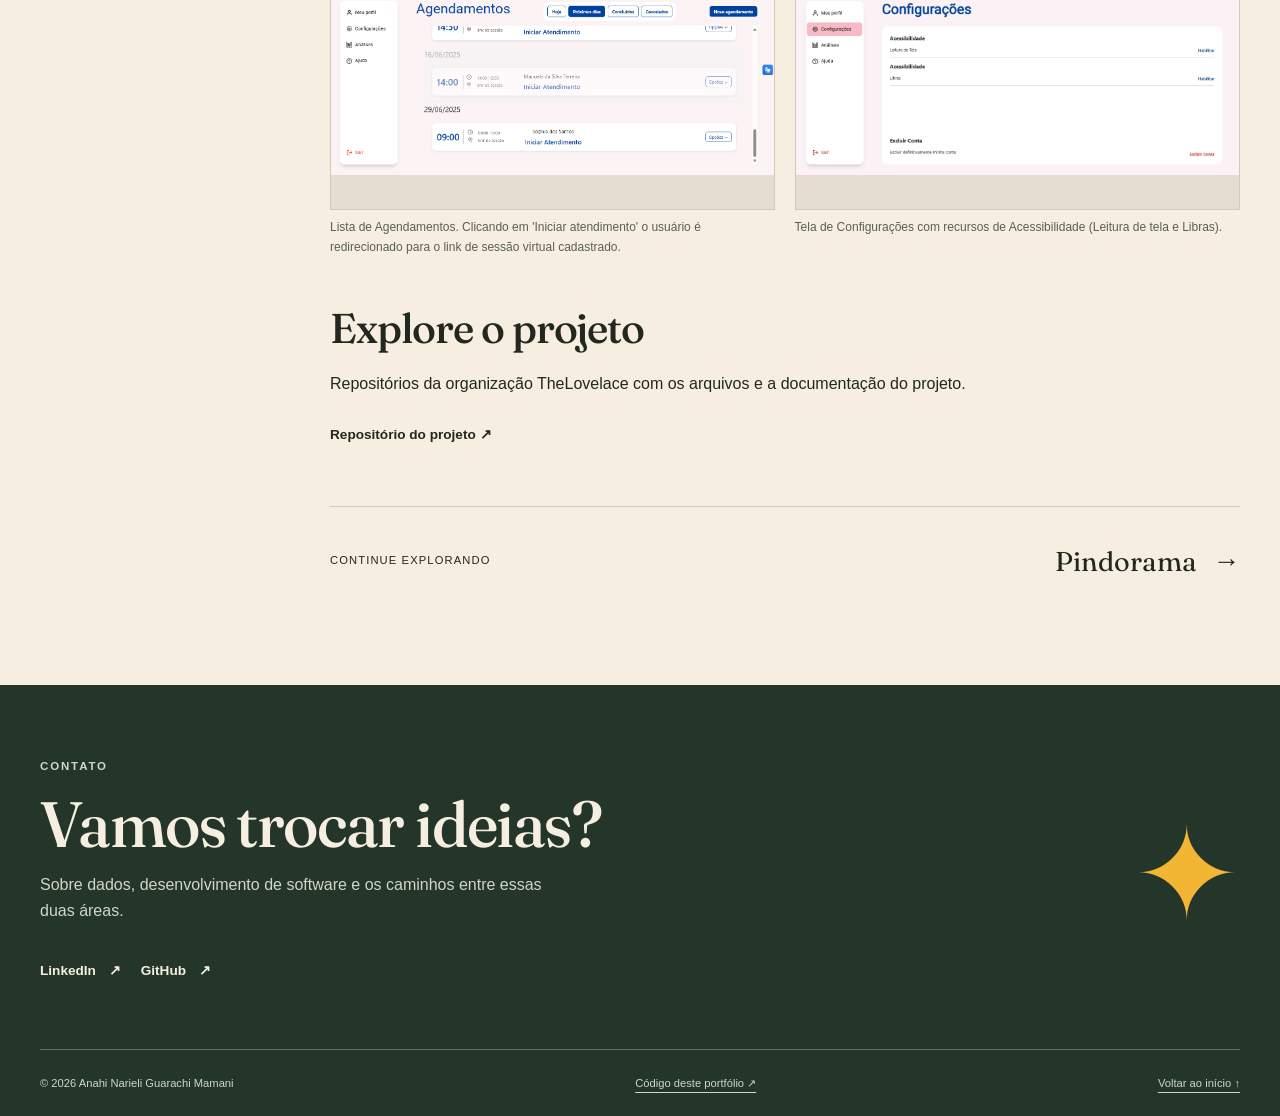
<file: projetos/seren.html>
<!doctype html>
<html lang="pt-BR">
  <head>
    <meta charset="utf-8" />
    <meta name="viewport" content="width=device-width, initial-scale=1" />
    <meta name="theme-color" content="#344936" />
    <meta
      name="description"
      content="Agendamentos, pacientes e pagamentos reunidos para apoiar a rotina de psicólogos."
    
      data-i18n-content="se.meta.description"
    />
    <title>Seren · Anahi Narieli</title>
    <link rel="icon" href="../assets/images/favicon.svg" type="image/svg+xml" />
    <link rel="stylesheet" href="../css/variables.css" />
    <link rel="stylesheet" href="../css/base.css" />
    <link rel="stylesheet" href="../css/components.css" />
    <link rel="stylesheet" href="../css/project.css" />
    <link rel="stylesheet" href="../css/responsive.css" />
    <script src="../js/i18n.js" defer></script>
    <script src="../js/main.js" defer></script>
  </head>
  <body>
    <a class="skip-link" href="#conteudo" data-i18n="nav.skip">Pular para o conteúdo</a>
    <header class="site-header dark">
      <div class="container header-inner">
        <a
          class="brand"
          href="../index.html"
          aria-label="Anahi Narieli — página inicial" data-i18n-aria="nav.brand-aria"
          ><span class="star" aria-hidden="true">✦</span> Anahi Narieli</a
        ><button
          class="menu-toggle"
          type="button"
          aria-controls="site-nav"
          aria-expanded="false"
        >
          Menu +
        </button>
        <nav class="site-nav" id="site-nav" aria-label="Navegação principal" data-i18n-aria="nav.main">
          <a href="../index.html#sobre" data-i18n="nav.about">Sobre mim</a><a href="../index.html#projetos" data-i18n="nav.projects">Projetos</a><a href="../index.html#trajetoria" data-i18n="nav.trajectory">Trajetória</a><a class="nav-contact" href="#contato" data-i18n="nav.contact">Vamos conversar ↗</a>
        <span class="lang-switch" role="group" aria-label="Idioma" data-i18n-aria="nav.lang"><button type="button" data-lang="pt" aria-pressed="true">PT</button><button type="button" data-lang="en" aria-pressed="false">EN</button><button type="button" data-lang="es" aria-pressed="false">ES</button></span>
        </nav>
      </div>
    </header>
    <main id="conteudo">
      <section class="case-hero dark">
        <div class="container">
          <a class="breadcrumb" href="../index.html#projetos"
             data-i18n="case.back">← Todos os projetos</a>
          <div class="case-heading">
            <div>
              <p class="eyebrow" data-i18n="se.t1">Aplicação web · Psicologia</p>
              <h1>Seren</h1>
              <div class="case-badges">
                <span data-i18n="se.badge-1">3º semestre · 2025</span><span data-i18n="pg.badge-2">Concluído</span>
              </div>
              <ul class="tags">
                <li>JavaScript</li>
                <li>Node.js</li>
                <li>Express</li>
                <li>MongoDB</li>
              </ul>
            </div>
            <div>
              <p class="lead" data-i18n="se.t2">
                Agendamentos, pacientes e pagamentos reunidos para apoiar a
                rotina de psicólogos.
              </p>
              <div class="actions case-actions">
                <a
                  class="button"
                  href="https://github.com/TheLovelace/sistema-gerenciamento-psicologia"
                   data-i18n="case.code-btn">Explorar o código ↗</a><a
                  class="button secondary"
                  href="https://seren-rouge.vercel.app/"
                   data-i18n="case.open-app">Abrir aplicação ↗</a>
              </div>
            </div>
          </div>
          <figure class="case-visual">
            <img
              src="../assets/projects/seren/01.webp"
              alt="Página inicial do Seren com a proposta de organizar agendamentos." data-i18n-alt="se.cover-alt"
              width="1350"
              height="642"
              loading="eager"
            />
            <figcaption data-i18n="se.hero-cap">Página inicial do projeto desenvolvido em equipe.</figcaption>
          </figure>
        </div>
      </section>
      <div class="container section case-body">
        <aside class="case-index" aria-label="Nesta página" data-i18n-aria="case.index-aria">
          <p data-i18n="case.index-title">Neste projeto</p>
          <a href="#contexto" data-i18n="case.idx-project">01 / O projeto</a
          ><a href="#participacao" data-i18n="case.idx-role">02 / Minha participação</a
          ><a href="#stack" data-i18n="case.idx-stack">03 / Tecnologias</a
          ><a href="#galeria" data-i18n="case.idx-gallery">04 / Galeria</a
          ><a href="#codigo" data-i18n="case.idx-code">05 / Código-fonte</a>
        </aside>
        <div class="case-copy">
          <section id="contexto">
            <h2 data-i18n="case.the-project">O projeto</h2>
            <p data-i18n="se.t3">
              O Seren é uma plataforma de gestão para profissionais de
              psicologia. A proposta centraliza a organização dos atendimentos,
              o cadastro de pacientes e o controle de pagamentos, com recursos
              para acompanhar a rotina profissional.
            </p>
            <h3 data-i18n="case.structure">Proposta e estrutura</h3>
            <p data-i18n="se.t4">
              A aplicação combina uma interface React com um backend em
              JavaScript, Node.js e Express. O MongoDB foi adotado para atender
              ao requisito acadêmico de uso de um banco de dados não relacional.
            </p>
          </section>
          <section id="participacao">
            <p class="eyebrow role-eyebrow" data-i18n="se.t5">Backend, banco de dados & Scrum</p>
            <h2 data-i18n="case.my-role">Minha participação</h2>
            <ul class="contribution-list">
              <li data-i18n="se.t6">
                Participei do desenvolvimento do backend em JavaScript e da
                integração com o MongoDB.
              </li>
              <li data-i18n="se.t7">
                Colaborei na organização das rotas, controllers e serviços da
                aplicação.
              </li>
              <li data-i18n="se.t8">
                Mantive uma atuação forte em planejamento e documentação,
                alinhando as responsabilidades e entregas da equipe.
              </li>
            </ul>
            <h3 data-i18n="case.scrum">Scrum e colaboração</h3>
            <p data-i18n="case.scrum-p">
              Atuei como Scrum Master na organização do trabalho: estruturação
              do backlog, planejamento de sprints conforme os prazos da
              faculdade, divisão de tarefas e acompanhamento das entregas.
              Facilitei reuniões, alinhamentos e resolução de conflitos, além de
              apoiar a definição de requisitos e a documentação.
            </p>
            <h3 data-i18n="case.learned">O que essa experiência acrescentou</h3>
            <p data-i18n="se.t9">
              Ampliei minha experiência para um banco não relacional e
              aprofundei a separação de responsabilidades no backend. Minha
              contribuição técnica concentrou-se em backend e dados; a interface
              foi desenvolvida pelas colegas da equipe.
            </p>
          </section>
          <section id="stack">
            <h2 data-i18n="case.stack">Tecnologias</h2>
            <div class="stack-split">
              <div>
                <h3 data-i18n="case.stack-mine">Na minha atuação</h3>
                <ul class="tags">
                  <li>JavaScript</li>
                  <li>Node.js</li>
                  <li>Express</li>
                  <li>MongoDB</li>
                  <li>Git</li>
                </ul>
              </div>
              <div>
                <h3 data-i18n="case.stack-all">No projeto completo</h3>
                <ul class="tags">
                  <li>React</li>
                  <li>JavaScript</li>
                  <li>Node.js</li>
                  <li>Express</li>
                  <li>MongoDB</li>
                </ul>
              </div>
            </div>
          </section>
          <section id="galeria">
            <h2 data-i18n="case.gallery">O projeto em telas</h2>
            <p data-i18n="case.gallery-p">
              Registros da aplicação desenvolvida pela equipe. As imagens
              mostram o produto completo; minha contribuição está descrita na
              seção acima.
            </p>
            <div class="gallery">
              <figure class="">
                <a
                  href="../assets/projects/seren/01.webp"
                  data-gallery
                  aria-label="Ampliar: Tela de abertura do Seren, com botão que direciona para a tela de Login."
                  data-caption="Tela de abertura do Seren, com botão que direciona para a tela de Login." data-i18n-caption="se.g1"
                  ><img
                    src="../assets/projects/seren/01.webp"
                    alt="Tela de abertura do Seren, com botão que direciona para a tela de Login." data-i18n-alt="se.g1"
                    width="1350"
                    height="642"
                    loading="lazy"
                /></a>
                <figcaption data-i18n="se.g1">
                  Tela de abertura do Seren, com botão que direciona para a tela
                  de Login.
                </figcaption>
              </figure>
              <figure class="">
                <a
                  href="../assets/projects/seren/03.webp"
                  data-gallery
                  aria-label="Ampliar: Página inicial (Home) com menu lateral, indicadores, botões de atalho e calendário."
                  data-caption="Página inicial (Home) com menu lateral, indicadores, botões de atalho e calendário." data-i18n-caption="se.g2"
                  ><img
                    src="../assets/projects/seren/03.webp"
                    alt="Página inicial (Home) com menu lateral, indicadores, botões de atalho e calendário." data-i18n-alt="se.g2"
                    width="1351"
                    height="640"
                    loading="lazy"
                /></a>
                <figcaption data-i18n="se.g2">
                  Página inicial (Home) com menu lateral, indicadores, botões de
                  atalho e calendário.
                </figcaption>
              </figure>
              <figure class="">
                <a
                  href="../assets/projects/seren/04.webp"
                  data-gallery
                  aria-label="Ampliar: Tabela de Pacientes, com Filtros, Exportação e opções para Adicionar, Editar ou Excluir um paciente."
                  data-caption="Tabela de Pacientes, com Filtros, Exportação e opções para Adicionar, Editar ou Excluir um paciente." data-i18n-caption="se.g3"
                  ><img
                    src="../assets/projects/seren/04.webp"
                    alt="Tabela de Pacientes, com Filtros, Exportação e opções para Adicionar, Editar ou Excluir um paciente." data-i18n-alt="se.g3"
                    width="1351"
                    height="639"
                    loading="lazy"
                /></a>
                <figcaption data-i18n="se.g3">
                  Tabela de Pacientes, com Filtros, Exportação e opções para
                  Adicionar, Editar ou Excluir um paciente.
                </figcaption>
              </figure>
              <figure class="">
                <a
                  href="../assets/projects/seren/08.webp"
                  data-gallery
                  aria-label="Ampliar: Formulário para agendamento de sessão."
                  data-caption="Formulário para agendamento de sessão." data-i18n-caption="se.g4"
                  ><img
                    src="../assets/projects/seren/08.webp"
                    alt="Formulário para agendamento de sessão." data-i18n-alt="se.g4"
                    width="1348"
                    height="640"
                    loading="lazy"
                /></a>
                <figcaption data-i18n="se.g4">Formulário para agendamento de sessão.</figcaption>
              </figure>
              <figure class="">
                <a
                  href="../assets/projects/seren/09.webp"
                  data-gallery
                  aria-label="Ampliar: Lista de Agendamentos. Clicando em &#x27;Iniciar atendimento&#x27; o usuário é redirecionado para o link de sessão virtual cadastrado."
                  data-caption="Lista de Agendamentos. Clicando em &#x27;Iniciar atendimento&#x27; o usuário é redirecionado para o link de sessão virtual cadastrado." data-i18n-caption="se.g5"
                  ><img
                    src="../assets/projects/seren/09.webp"
                    alt="Lista de Agendamentos. Clicando em &#x27;Iniciar atendimento&#x27; o usuário é redirecionado para o link de sessão virtual cadastrado." data-i18n-alt="se.g5"
                    width="1347"
                    height="641"
                    loading="lazy"
                /></a>
                <figcaption data-i18n="se.g5">
                  Lista de Agendamentos. Clicando em &#x27;Iniciar
                  atendimento&#x27; o usuário é redirecionado para o link de
                  sessão virtual cadastrado.
                </figcaption>
              </figure>
              <figure class="">
                <a
                  href="../assets/projects/seren/12.webp"
                  data-gallery
                  aria-label="Ampliar: Tela de Configurações com recursos de Acessibilidade (Leitura de tela e Libras)."
                  data-caption="Tela de Configurações com recursos de Acessibilidade (Leitura de tela e Libras)." data-i18n-caption="se.g6"
                  ><img
                    src="../assets/projects/seren/12.webp"
                    alt="Tela de Configurações com recursos de Acessibilidade (Leitura de tela e Libras)." data-i18n-alt="se.g6"
                    width="1350"
                    height="640"
                    loading="lazy"
                /></a>
                <figcaption data-i18n="se.g6">
                  Tela de Configurações com recursos de Acessibilidade (Leitura
                  de tela e Libras).
                </figcaption>
              </figure>
            </div>
          </section>
          <section id="codigo">
            <h2 data-i18n="case.explore">Explore o projeto</h2>
            <p data-i18n="case.repos-p">
              Repositórios da organização TheLovelace com os arquivos e a
              documentação do projeto.
            </p>
            <ul class="repo-list">
              <li data-i18n="case.repo">
                <a
                  class="text-link"
                  href="https://github.com/TheLovelace/sistema-gerenciamento-psicologia"
                  >Repositório do projeto ↗</a
                >
              </li>
            </ul>
          </section>
          <div class="next-project">
            <p data-i18n="case.next">Continue explorando</p>
            <a href="pindorama.html">Pindorama <span class="arrow" aria-hidden="true">→</span></a>
          </div>
        </div>
      </div>
    </main>
    <dialog class="image-viewer" aria-labelledby="viewer-title">
      <div class="viewer-toolbar">
        <h2 id="viewer-title" data-i18n="viewer.title">Galeria do projeto</h2>
        <button type="button" class="viewer-close" aria-label="Fechar imagem" data-i18n-aria="viewer.close-aria">
          Fechar ×
        </button>
      </div>
      <img
        class="viewer-image"
        src="../assets/projects/seren/01.webp"
        alt="Tela de abertura do Seren, com botão que direciona para a tela de Login." data-i18n-alt="se.g1"
        width="1350"
        height="642"
        loading="lazy"
      />
      <p class="viewer-caption" aria-live="polite"></p>
      <div class="viewer-navigation">
        <button type="button" class="viewer-prev" aria-label="Imagem anterior" data-i18n-aria="viewer.prev-aria">
          ← Anterior</button
        ><span class="viewer-counter" aria-live="polite"></span
        ><button type="button" class="viewer-next" aria-label="Próxima imagem" data-i18n-aria="viewer.next-aria">
          Próxima →
        </button>
      </div>
    </dialog>
    <footer class="site-footer" id="contato">
      <div class="container">
        <div class="footer-top">
          <div>
            <p class="eyebrow" data-i18n="footer.eyebrow">Contato</p>
            <h2 data-i18n="footer.title">Vamos trocar ideias?</h2>
            <p data-i18n="footer.p">
              Sobre dados, desenvolvimento de software e os caminhos entre essas
              duas áreas.
            </p>
            <div class="footer-links">
              <a
                class="text-link"
                href="https://www.linkedin.com/in/anahinarieli/"
                >LinkedIn <span aria-hidden="true">↗</span></a
              ><a class="text-link" href="https://github.com/AnahiMamani"
                >GitHub <span aria-hidden="true">↗</span></a
              >
            </div>
          </div>
          <span class="footer-star" aria-hidden="true">✦</span>
        </div>
        <div class="footer-bottom">
          <span>© 2026 Anahi Narieli Guarachi Mamani</span
          ><a href="https://github.com/AnahiMamani/Portifolio"
             data-i18n="footer.code">Código deste portfólio ↗</a><a href="#conteudo" data-i18n="footer.top">Voltar ao início ↑</a>
        </div>
      </div>
    </footer>
  </body>
</html>
</file>
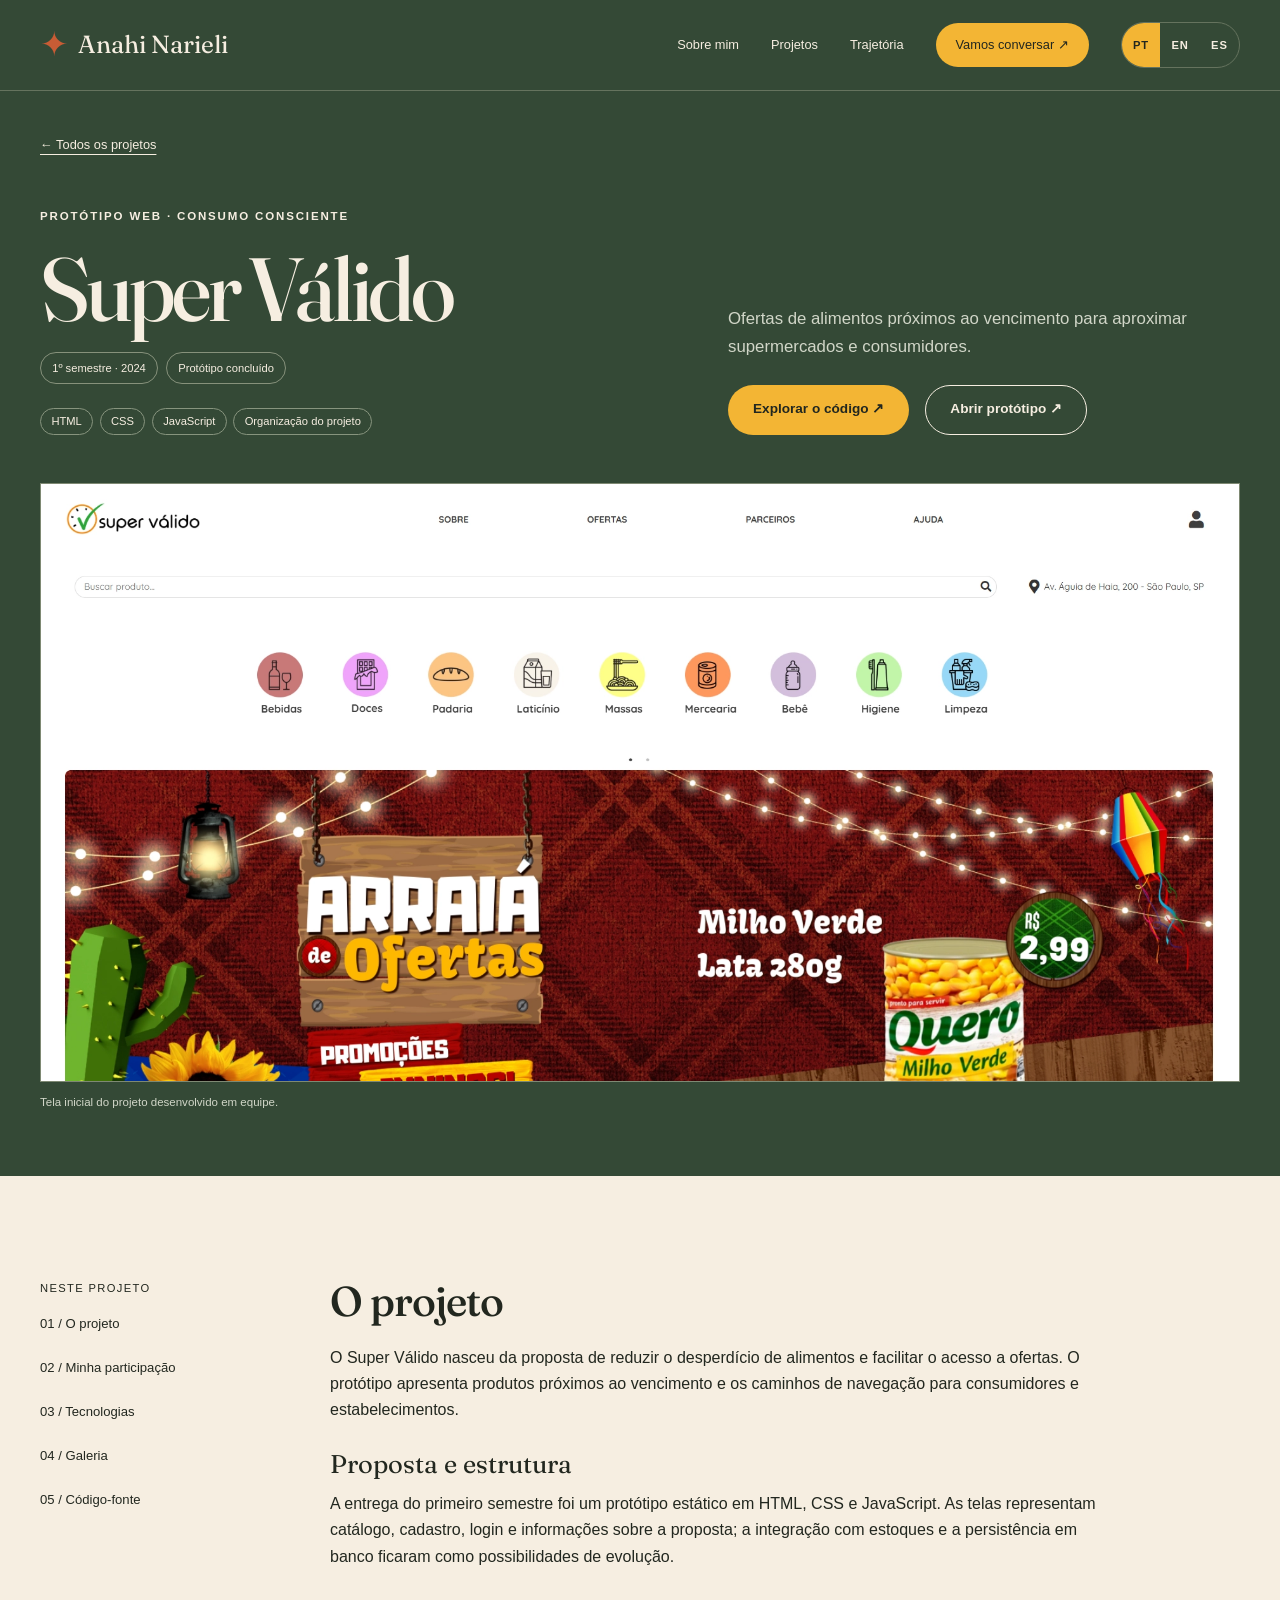
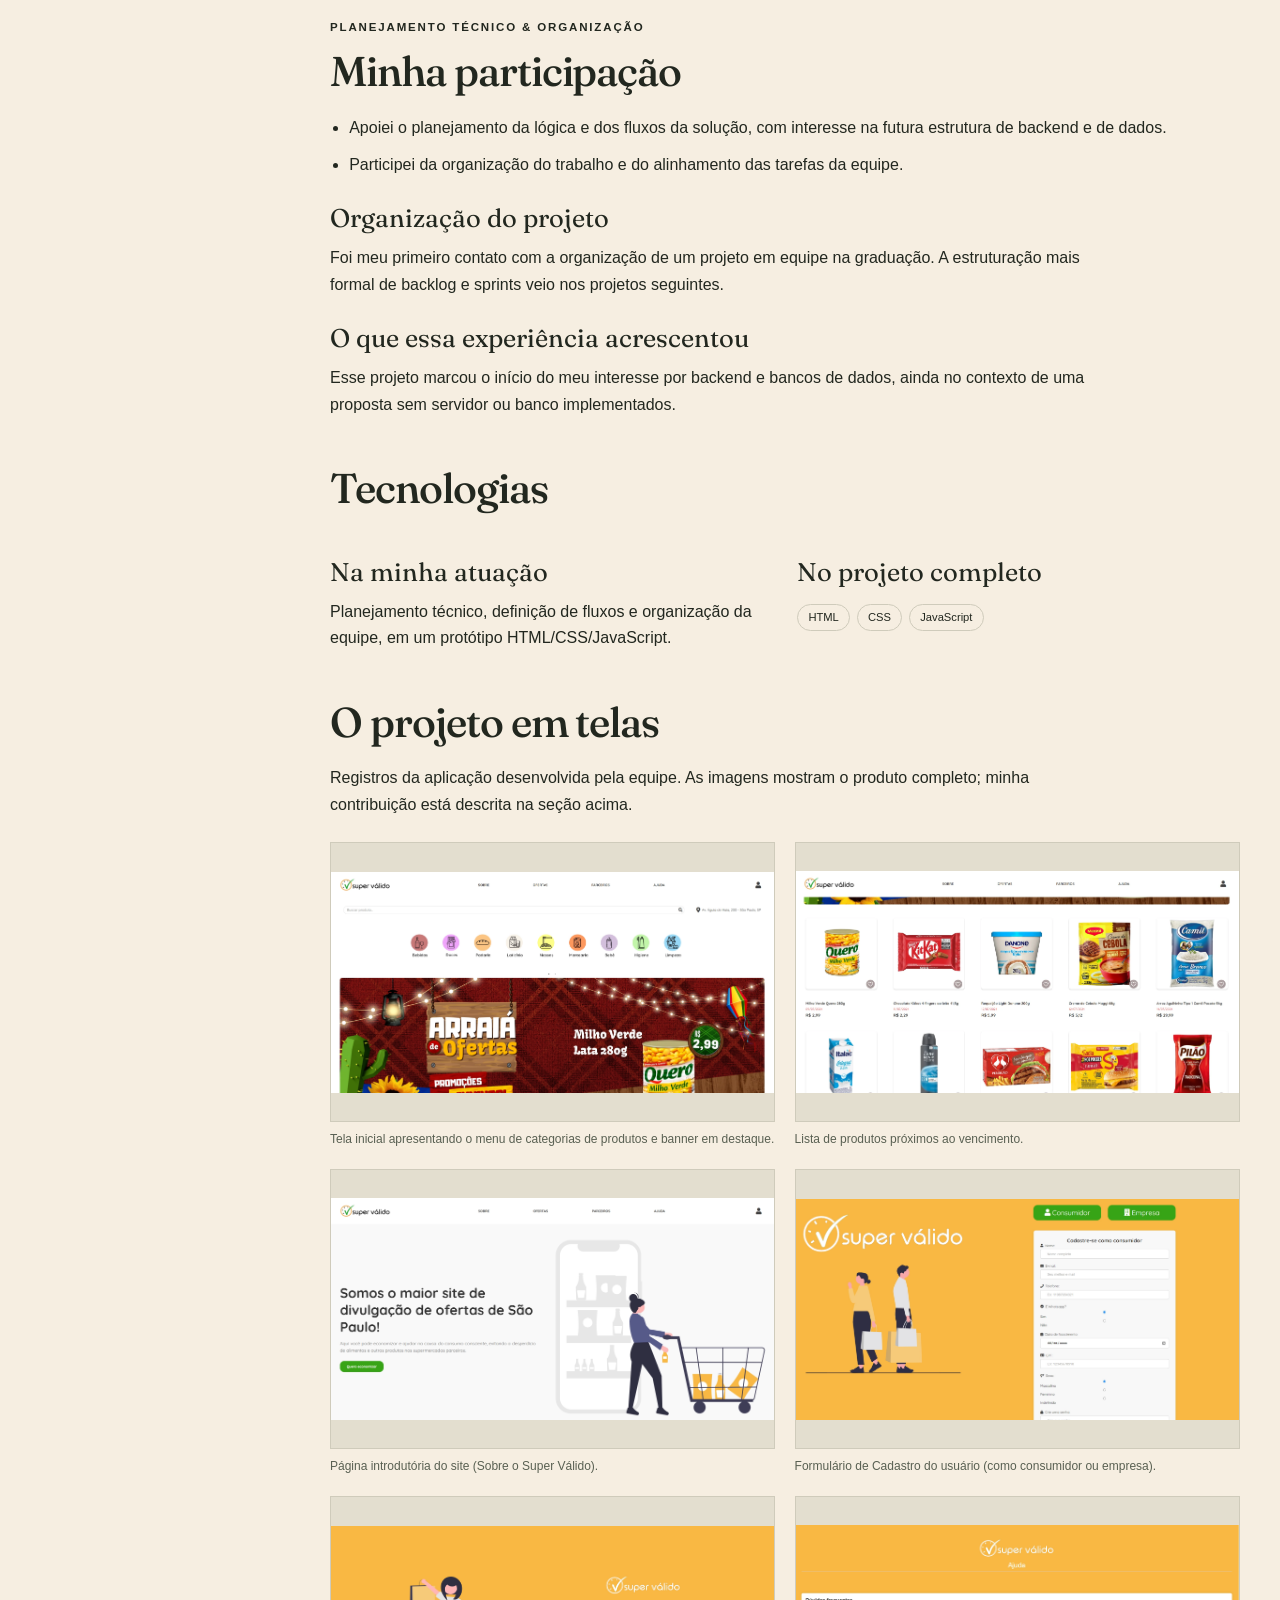
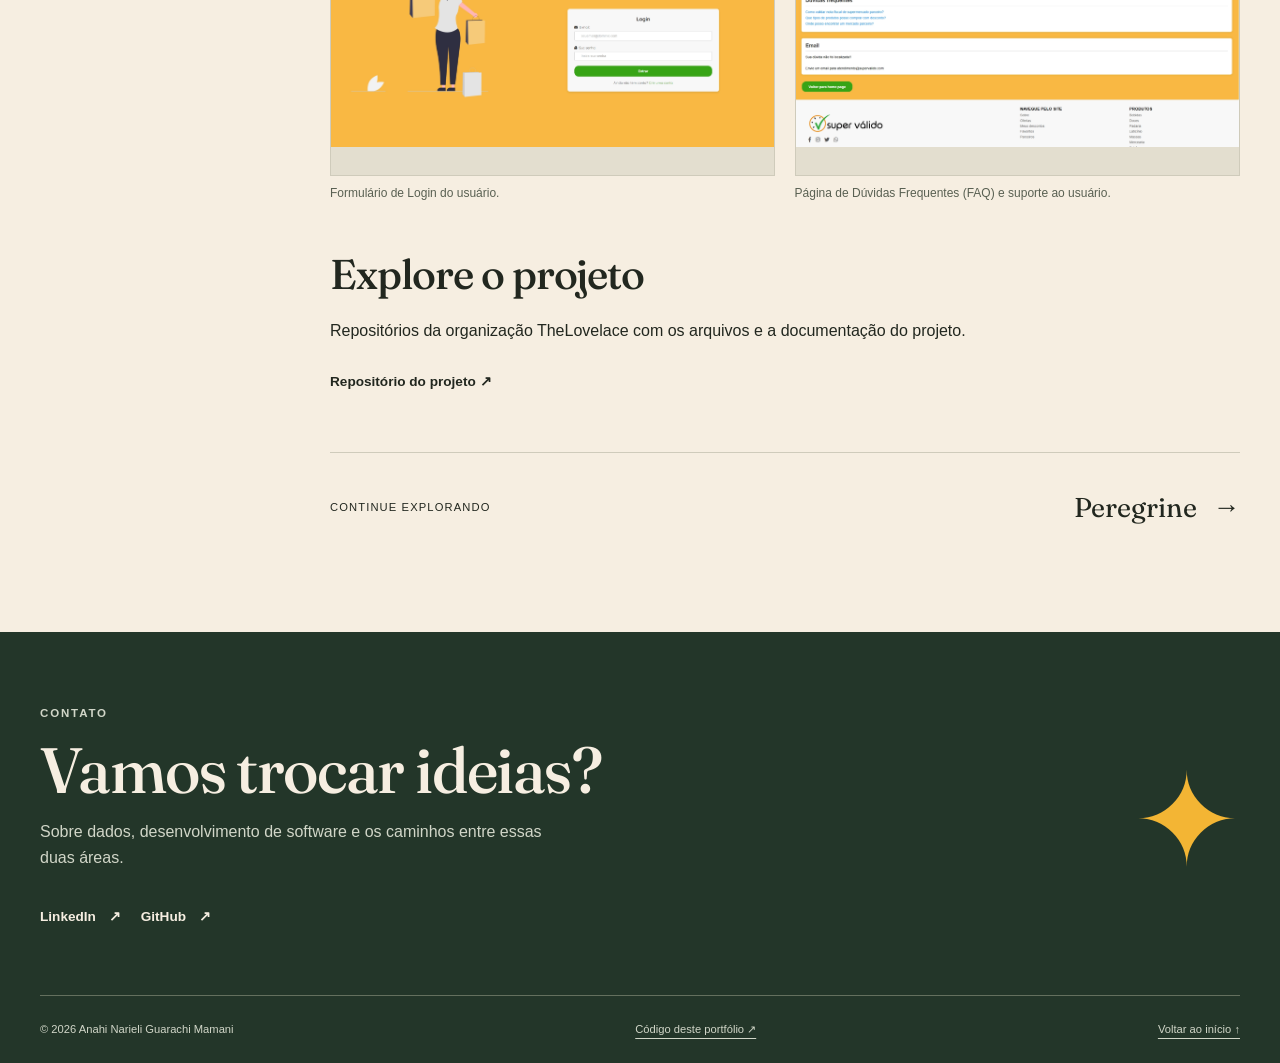
<file: projetos/supervalido.html>
<!doctype html>
<html lang="pt-BR">
  <head>
    <meta charset="utf-8" />
    <meta name="viewport" content="width=device-width, initial-scale=1" />
    <meta name="theme-color" content="#344936" />
    <meta
      name="description"
      content="Ofertas de alimentos próximos ao vencimento para aproximar supermercados e consumidores."
    
      data-i18n-content="sv.meta.description"
    />
    <title>Super Válido · Anahi Narieli</title>
    <link rel="icon" href="../assets/images/favicon.svg" type="image/svg+xml" />
    <link rel="stylesheet" href="../css/variables.css" />
    <link rel="stylesheet" href="../css/base.css" />
    <link rel="stylesheet" href="../css/components.css" />
    <link rel="stylesheet" href="../css/project.css" />
    <link rel="stylesheet" href="../css/responsive.css" />
    <script src="../js/i18n.js" defer></script>
    <script src="../js/main.js" defer></script>
  </head>
  <body>
    <a class="skip-link" href="#conteudo" data-i18n="nav.skip">Pular para o conteúdo</a>
    <header class="site-header dark">
      <div class="container header-inner">
        <a
          class="brand"
          href="../index.html"
          aria-label="Anahi Narieli — página inicial" data-i18n-aria="nav.brand-aria"
          ><span class="star" aria-hidden="true">✦</span> Anahi Narieli</a
        ><button
          class="menu-toggle"
          type="button"
          aria-controls="site-nav"
          aria-expanded="false"
        >
          Menu +
        </button>
        <nav class="site-nav" id="site-nav" aria-label="Navegação principal" data-i18n-aria="nav.main">
          <a href="../index.html#sobre" data-i18n="nav.about">Sobre mim</a><a href="../index.html#projetos" data-i18n="nav.projects">Projetos</a><a href="../index.html#trajetoria" data-i18n="nav.trajectory">Trajetória</a><a class="nav-contact" href="#contato" data-i18n="nav.contact">Vamos conversar ↗</a>
        <span class="lang-switch" role="group" aria-label="Idioma" data-i18n-aria="nav.lang"><button type="button" data-lang="pt" aria-pressed="true">PT</button><button type="button" data-lang="en" aria-pressed="false">EN</button><button type="button" data-lang="es" aria-pressed="false">ES</button></span>
        </nav>
      </div>
    </header>
    <main id="conteudo">
      <section class="case-hero dark">
        <div class="container">
          <a class="breadcrumb" href="../index.html#projetos"
             data-i18n="case.back">← Todos os projetos</a>
          <div class="case-heading">
            <div>
              <p class="eyebrow" data-i18n="sv.t1">Protótipo web · Consumo consciente</p>
              <h1>Super Válido</h1>
              <div class="case-badges">
                <span data-i18n="sv.badge-1">1º semestre · 2024</span><span data-i18n="sv.badge-2">Protótipo concluído</span>
              </div>
              <ul class="tags">
                <li>HTML</li>
                <li>CSS</li>
                <li>JavaScript</li>
                <li data-i18n="sv.t12">Organização do projeto</li>
              </ul>
            </div>
            <div>
              <p class="lead" data-i18n="sv.t2">
                Ofertas de alimentos próximos ao vencimento para aproximar
                supermercados e consumidores.
              </p>
              <div class="actions case-actions">
                <a
                  class="button"
                  href="https://github.com/TheLovelace/SuperValido"
                   data-i18n="case.code-btn">Explorar o código ↗</a><a
                  class="button secondary"
                  href="https://anahimamani.github.io/SuperValido/"
                   data-i18n="case.demo-btn">Abrir protótipo ↗</a>
              </div>
            </div>
          </div>
          <figure class="case-visual">
            <img
              src="../assets/projects/supervalido/01.webp"
              alt="Tela inicial do Super Válido com menu de categorias e banner de ofertas." data-i18n-alt="sv.cover-alt"
              width="1890"
              height="943"
              loading="eager"
            />
            <figcaption data-i18n="sv.hero-cap">Tela inicial do projeto desenvolvido em equipe.</figcaption>
          </figure>
        </div>
      </section>
      <div class="container section case-body">
        <aside class="case-index" aria-label="Nesta página" data-i18n-aria="case.index-aria">
          <p data-i18n="case.index-title">Neste projeto</p>
          <a href="#contexto" data-i18n="case.idx-project">01 / O projeto</a
          ><a href="#participacao" data-i18n="case.idx-role">02 / Minha participação</a
          ><a href="#stack" data-i18n="case.idx-stack">03 / Tecnologias</a
          ><a href="#galeria" data-i18n="case.idx-gallery">04 / Galeria</a
          ><a href="#codigo" data-i18n="case.idx-code">05 / Código-fonte</a>
        </aside>
        <div class="case-copy">
          <section id="contexto">
            <h2 data-i18n="case.the-project">O projeto</h2>
            <p data-i18n="sv.t3">
              O Super Válido nasceu da proposta de reduzir o desperdício de
              alimentos e facilitar o acesso a ofertas. O protótipo apresenta
              produtos próximos ao vencimento e os caminhos de navegação para
              consumidores e estabelecimentos.
            </p>
            <h3 data-i18n="case.structure">Proposta e estrutura</h3>
            <p data-i18n="sv.t4">
              A entrega do primeiro semestre foi um protótipo estático em HTML,
              CSS e JavaScript. As telas representam catálogo, cadastro, login e
              informações sobre a proposta; a integração com estoques e a
              persistência em banco ficaram como possibilidades de evolução.
            </p>
          </section>
          <section id="participacao">
            <p class="eyebrow role-eyebrow" data-i18n="sv.t5">
              Planejamento técnico & organização
            </p>
            <h2 data-i18n="case.my-role">Minha participação</h2>
            <ul class="contribution-list">
              <li data-i18n="sv.t6">
                Apoiei o planejamento da lógica e dos fluxos da solução, com
                interesse na futura estrutura de backend e de dados.
              </li>
              <li data-i18n="sv.t7">
                Participei da organização do trabalho e do alinhamento das
                tarefas da equipe.
              </li>
            </ul>
            <h3 data-i18n="sv.t8">Organização do projeto</h3>
            <p data-i18n="sv.t9">
              Foi meu primeiro contato com a organização de um projeto em equipe
              na graduação. A estruturação mais formal de backlog e sprints veio
              nos projetos seguintes.
            </p>
            <h3 data-i18n="case.learned">O que essa experiência acrescentou</h3>
            <p data-i18n="sv.t10">
              Esse projeto marcou o início do meu interesse por backend e bancos
              de dados, ainda no contexto de uma proposta sem servidor ou banco
              implementados.
            </p>
          </section>
          <section id="stack">
            <h2 data-i18n="case.stack">Tecnologias</h2>
            <div class="stack-split">
              <div>
                <h3 data-i18n="case.stack-mine">Na minha atuação</h3>
                <p data-i18n="sv.t11">
                  Planejamento técnico, definição de fluxos e organização da
                  equipe, em um protótipo HTML/CSS/JavaScript.
                </p>
              </div>
              <div>
                <h3 data-i18n="case.stack-all">No projeto completo</h3>
                <ul class="tags">
                  <li>HTML</li>
                  <li>CSS</li>
                  <li>JavaScript</li>
                </ul>
              </div>
            </div>
          </section>
          <section id="galeria">
            <h2 data-i18n="case.gallery">O projeto em telas</h2>
            <p data-i18n="case.gallery-p">
              Registros da aplicação desenvolvida pela equipe. As imagens
              mostram o produto completo; minha contribuição está descrita na
              seção acima.
            </p>
            <div class="gallery">
              <figure class="">
                <a
                  href="../assets/projects/supervalido/01.webp"
                  data-gallery
                  aria-label="Ampliar: Tela inicial apresentando o menu de categorias de produtos e banner em destaque."
                  data-caption="Tela inicial apresentando o menu de categorias de produtos e banner em destaque." data-i18n-caption="sv.g1"
                  ><img
                    src="../assets/projects/supervalido/01.webp"
                    alt="Tela inicial apresentando o menu de categorias de produtos e banner em destaque." data-i18n-alt="sv.g1"
                    width="1890"
                    height="943"
                    loading="lazy"
                /></a>
                <figcaption data-i18n="sv.g1">
                  Tela inicial apresentando o menu de categorias de produtos e
                  banner em destaque.
                </figcaption>
              </figure>
              <figure class="">
                <a
                  href="../assets/projects/supervalido/02.webp"
                  data-gallery
                  aria-label="Ampliar: Lista de produtos próximos ao vencimento."
                  data-caption="Lista de produtos próximos ao vencimento." data-i18n-caption="sv.g2"
                  ><img
                    src="../assets/projects/supervalido/02.webp"
                    alt="Lista de produtos próximos ao vencimento." data-i18n-alt="sv.g2"
                    width="1886"
                    height="943"
                    loading="lazy"
                /></a>
                <figcaption data-i18n="sv.g2">
                  Lista de produtos próximos ao vencimento.
                </figcaption>
              </figure>
              <figure class="">
                <a
                  href="../assets/projects/supervalido/03.webp"
                  data-gallery
                  aria-label="Ampliar: Página introdutória do site (Sobre o Super Válido)."
                  data-caption="Página introdutória do site (Sobre o Super Válido)." data-i18n-caption="sv.g3"
                  ><img
                    src="../assets/projects/supervalido/03.webp"
                    alt="Página introdutória do site (Sobre o Super Válido)." data-i18n-alt="sv.g3"
                    width="1888"
                    height="943"
                    loading="lazy"
                /></a>
                <figcaption data-i18n="sv.g3">
                  Página introdutória do site (Sobre o Super Válido).
                </figcaption>
              </figure>
              <figure class="">
                <a
                  href="../assets/projects/supervalido/04.webp"
                  data-gallery
                  aria-label="Ampliar: Formulário de Cadastro do usuário (como consumidor ou empresa)."
                  data-caption="Formulário de Cadastro do usuário (como consumidor ou empresa)." data-i18n-caption="sv.g4"
                  ><img
                    src="../assets/projects/supervalido/04.webp"
                    alt="Formulário de Cadastro do usuário (como consumidor ou empresa)." data-i18n-alt="sv.g4"
                    width="1885"
                    height="941"
                    loading="lazy"
                /></a>
                <figcaption data-i18n="sv.g4">
                  Formulário de Cadastro do usuário (como consumidor ou
                  empresa).
                </figcaption>
              </figure>
              <figure class="">
                <a
                  href="../assets/projects/supervalido/05.webp"
                  data-gallery
                  aria-label="Ampliar: Formulário de Login do usuário."
                  data-caption="Formulário de Login do usuário." data-i18n-caption="sv.g5"
                  ><img
                    src="../assets/projects/supervalido/05.webp"
                    alt="Formulário de Login do usuário." data-i18n-alt="sv.g5"
                    width="1895"
                    height="944"
                    loading="lazy"
                /></a>
                <figcaption data-i18n="sv.g5">Formulário de Login do usuário.</figcaption>
              </figure>
              <figure class="">
                <a
                  href="../assets/projects/supervalido/07.webp"
                  data-gallery
                  aria-label="Ampliar: Página de Dúvidas Frequentes (FAQ) e suporte ao usuário."
                  data-caption="Página de Dúvidas Frequentes (FAQ) e suporte ao usuário." data-i18n-caption="sv.g6"
                  ><img
                    src="../assets/projects/supervalido/07.webp"
                    alt="Página de Dúvidas Frequentes (FAQ) e suporte ao usuário." data-i18n-alt="sv.g6"
                    width="1892"
                    height="945"
                    loading="lazy"
                /></a>
                <figcaption data-i18n="sv.g6">
                  Página de Dúvidas Frequentes (FAQ) e suporte ao usuário.
                </figcaption>
              </figure>
            </div>
          </section>
          <section id="codigo">
            <h2 data-i18n="case.explore">Explore o projeto</h2>
            <p data-i18n="case.repos-p">
              Repositórios da organização TheLovelace com os arquivos e a
              documentação do projeto.
            </p>
            <ul class="repo-list">
              <li data-i18n="case.repo">
                <a
                  class="text-link"
                  href="https://github.com/TheLovelace/SuperValido"
                  >Repositório do projeto ↗</a
                >
              </li>
            </ul>
          </section>
          <div class="next-project">
            <p data-i18n="case.next">Continue explorando</p>
            <a href="peregrine.html">Peregrine <span class="arrow" aria-hidden="true">→</span></a>
          </div>
        </div>
      </div>
    </main>
    <dialog class="image-viewer" aria-labelledby="viewer-title">
      <div class="viewer-toolbar">
        <h2 id="viewer-title" data-i18n="viewer.title">Galeria do projeto</h2>
        <button type="button" class="viewer-close" aria-label="Fechar imagem" data-i18n-aria="viewer.close-aria">
          Fechar ×
        </button>
      </div>
      <img
        class="viewer-image"
        src="../assets/projects/supervalido/01.webp"
        alt="Tela inicial apresentando o menu de categorias de produtos e banner em destaque." data-i18n-alt="sv.g1"
        width="1890"
        height="943"
        loading="lazy"
      />
      <p class="viewer-caption" aria-live="polite"></p>
      <div class="viewer-navigation">
        <button type="button" class="viewer-prev" aria-label="Imagem anterior" data-i18n-aria="viewer.prev-aria">
          ← Anterior</button
        ><span class="viewer-counter" aria-live="polite"></span
        ><button type="button" class="viewer-next" aria-label="Próxima imagem" data-i18n-aria="viewer.next-aria">
          Próxima →
        </button>
      </div>
    </dialog>
    <footer class="site-footer" id="contato">
      <div class="container">
        <div class="footer-top">
          <div>
            <p class="eyebrow" data-i18n="footer.eyebrow">Contato</p>
            <h2 data-i18n="footer.title">Vamos trocar ideias?</h2>
            <p data-i18n="footer.p">
              Sobre dados, desenvolvimento de software e os caminhos entre essas
              duas áreas.
            </p>
            <div class="footer-links">
              <a
                class="text-link"
                href="https://www.linkedin.com/in/anahinarieli/"
                >LinkedIn <span aria-hidden="true">↗</span></a
              ><a class="text-link" href="https://github.com/AnahiMamani"
                >GitHub <span aria-hidden="true">↗</span></a
              >
            </div>
          </div>
          <span class="footer-star" aria-hidden="true">✦</span>
        </div>
        <div class="footer-bottom">
          <span>© 2026 Anahi Narieli Guarachi Mamani</span
          ><a href="https://github.com/AnahiMamani/Portifolio"
             data-i18n="footer.code">Código deste portfólio ↗</a><a href="#conteudo" data-i18n="footer.top">Voltar ao início ↑</a>
        </div>
      </div>
    </footer>
  </body>
</html>
</file>
<file: css/variables.css>
@font-face {
  font-family: Fraunces;
  src: url("../assets/fonts/Fraunces-Variable.ttf")
    format("truetype-variations");
  font-weight: 100 900;
  font-display: swap;
}
:root {
  --color-cream: #f6eee1;
  --color-paper: #fff9ee;
  --color-green: #344936;
  --color-green-dark: #233629;
  --color-orange: #c85c35;
  --color-yellow: #f3b534;
  --color-black: #22271f;
  --color-muted: #596052;
  --color-line: #cfcbbb;
  --font-display: Fraunces, Georgia, serif;
  --font-body: Arial, Helvetica, sans-serif;
  --space-section: clamp(4rem, 8vw, 7rem);
  --container: 1200px;
}
</file>
<file: css/base.css>
* {
  box-sizing: border-box;
}
html {
  scroll-behavior: smooth;
  scroll-padding-top: 2rem;
}
body {
  margin: 0;
  background: var(--color-cream);
  color: var(--color-black);
  font: 1rem/1.65 var(--font-body);
  -webkit-font-smoothing: antialiased;
}
h1,
h2,
h3,
p,
figure {
  margin: 0;
}
h1,
h2,
h3 {
  font-weight: 500;
  line-height: 1.1;
}
h1,
h2,
.display {
  font-family: var(--font-display);
}
h2 {
  font-size: clamp(2.6rem, 5vw, 4.3rem);
  letter-spacing: -0.025em;
}
h3 {
  font-size: 1.25rem;
}
p + p {
  margin-top: 1rem;
}
a {
  color: inherit;
  text-underline-offset: 5px;
}
button {
  font: inherit;
}
img {
  max-width: 100%;
  height: auto;
  display: block;
}
button,
a {
  -webkit-tap-highlight-color: transparent;
}
button {
  cursor: pointer;
}
a,
button {
  touch-action: manipulation;
}
button:focus-visible,
a:focus-visible,
summary:focus-visible {
  outline: 3px solid var(--color-orange);
  outline-offset: 5px;
}
.dark a:focus-visible,
.dark button:focus-visible {
  outline-color: var(--color-yellow);
}
::selection {
  background: var(--color-yellow);
  color: var(--color-black);
}
.container {
  width: min(var(--container), calc(100% - 3rem));
  margin-inline: auto;
}
.section {
  padding-block: var(--space-section);
}
.eyebrow {
  font-size: 0.72rem;
  letter-spacing: 0.16em;
  text-transform: uppercase;
  font-weight: 700;
}
.muted {
  color: var(--color-muted);
}
.dark {
  background: var(--color-green);
  color: var(--color-cream);
}
.dark .muted {
  color: #d1d6c8;
}
.star {
  color: var(--color-orange);
  font-size: 2.1rem;
  line-height: 1;
}
.skip-link {
  position: absolute;
  top: -100px;
  left: 1rem;
  z-index: 50;
  background: var(--color-yellow);
  color: var(--color-black);
  padding: 0.7rem 1rem;
}
.skip-link:focus {
  top: 1rem;
}
[hidden] {
  display: none !important;
}
ul {
  padding-left: 1.2rem;
}
li + li {
  margin-top: 0.5rem;
}
.section-heading {
  display: flex;
  justify-content: space-between;
  align-items: end;
  gap: 2rem;
  margin-bottom: 2.5rem;
}
.section-heading .eyebrow {
  margin-bottom: 1rem;
}
.section-heading > p {
  max-width: 330px;
  font-size: 0.95rem;
}
.text-link {
  font-size: 0.85rem;
  font-weight: 700;
  text-decoration: none;
  display: inline-flex;
  align-items: center;
  gap: 0.8rem;
  min-height: 44px;
}
.text-link:hover {
  text-decoration: underline;
}
.arrow {
  font-family: Arial, sans-serif;
}
.button {
  display: inline-flex;
  align-items: center;
  justify-content: center;
  gap: 1.5rem;
  min-height: 48px;
  padding: 0.8rem 1.5rem;
  border: 1px solid transparent;
  border-radius: 99px;
  background: var(--color-yellow);
  color: var(--color-black);
  text-decoration: none;
  font-size: 0.85rem;
  font-weight: 700;
  transition:
    background 0.2s,
    transform 0.2s;
}
.button:hover {
  background: #ffca59;
  transform: translateY(-2px);
}
.button.secondary {
  background: transparent;
  border-color: currentColor;
}
.button.secondary:hover {
  background: var(--color-paper);
  color: var(--color-black);
}
.actions {
  display: flex;
  align-items: center;
  gap: 1rem;
  flex-wrap: wrap;
}
.tags {
  list-style: none;
  display: flex;
  flex-wrap: wrap;
  gap: 0.4rem;
  padding: 0;
  margin: 1rem 0 0;
}
.tags li {
  margin: 0;
  padding: 0.25rem 0.65rem;
  border: 1px solid var(--color-line);
  border-radius: 99px;
  font-size: 0.7rem;
  line-height: 1.5;
}
.dark .tags li {
  border-color: #87947e;
}
.note {
  border-left: 3px solid var(--color-orange);
  padding: 1rem 1.25rem;
  background: #ede3d2;
  font-size: 0.9rem;
}
.note p + p {
  margin-top: 0.4rem;
}
@media (prefers-reduced-motion: reduce) {
  html {
    scroll-behavior: auto;
  }
  *,
  *::before,
  *::after {
    animation: none !important;
    transition: none !important;
  }
}
</file>
<file: css/components.css>
.site-header {
  border-bottom: 1px solid #65735e;
}
.header-inner {
  min-height: 90px;
  display: flex;
  align-items: center;
  justify-content: space-between;
  gap: 1rem;
}
.brand {
  display: inline-flex;
  align-items: center;
  gap: 0.6rem;
  text-decoration: none;
  font-family: var(--font-display);
  font-size: 1.55rem;
  line-height: 1.1;
}
.site-nav {
  display: flex;
  align-items: center;
  gap: 2rem;
}
.site-nav > a {
  font-size: 0.8rem;
  text-decoration: none;
  min-height: 44px;
  display: inline-flex;
  align-items: center;
}
.site-nav > a:hover {
  text-decoration: underline;
}
.site-nav .nav-contact {
  background: var(--color-yellow);
  color: var(--color-black);
  padding: 0.25rem 1.25rem;
  border-radius: 99px;
}
.lang-switch {
  display: inline-flex;
  align-items: center;
  border: 1px solid #65735e;
  border-radius: 99px;
  overflow: hidden;
}
.lang-switch button {
  border: 0;
  background: transparent;
  color: inherit;
  min-height: 44px;
  padding: 0.3rem 0.7rem;
  font-size: 0.7rem;
  font-weight: 700;
  letter-spacing: 0.08em;
}
.lang-switch button[aria-pressed="true"] {
  background: var(--color-yellow);
  color: var(--color-black);
}
.menu-toggle {
  display: none;
  border: 1px solid currentColor;
  background: transparent;
  color: inherit;
  min-height: 44px;
  padding: 0.4rem 0.9rem;
  border-radius: 99px;
}
.project-grid {
  display: grid;
  grid-template-columns: repeat(3, minmax(0, 1fr));
  gap: 2.5rem 1.5rem;
}
.project-card {
  min-width: 0;
}
.project-cover {
  display: block;
  position: relative;
  overflow: hidden;
  background: #d8dbcf;
  aspect-ratio: 4/3;
  border: 1px solid #c6c8ba;
  text-decoration: none;
}
.project-cover img {
  width: 100%;
  height: 100%;
  object-fit: cover;
  object-position: top;
  transition: transform 0.35s;
}
.project-cover:hover img {
  transform: scale(1.025);
}
.project-cover.phone {
  background: #c0c9b8;
  padding: 1rem;
}
.project-cover.phone img {
  object-fit: contain;
}
.project-cover .cover-label {
  position: absolute;
  left: 0.75rem;
  bottom: 0.75rem;
  font-size: 0.62rem;
  letter-spacing: 0.07em;
  text-transform: uppercase;
  background: var(--color-cream);
  color: var(--color-black);
  padding: 0.2rem 0.55rem;
}
.project-meta {
  margin-top: 1.1rem;
  font-size: 0.65rem;
  letter-spacing: 0.1em;
  text-transform: uppercase;
  color: var(--color-muted);
}
.project-card h3 {
  font-family: var(--font-display);
  font-size: 1.95rem;
  margin: 0.4rem 0 0.65rem;
  display: flex;
  align-items: start;
  justify-content: space-between;
  gap: 0.5rem;
}
.project-card h3 a {
  text-decoration: none;
}
.project-card h3 a:hover {
  text-decoration: underline;
}
.project-card h3 .arrow {
  font-size: 1.6rem;
}
.project-card > p:not(.project-meta) {
  font-size: 0.9rem;
  line-height: 1.6;
}
.project-card .text-link {
  margin-top: 0.9rem;
}
.cover-art {
  height: 100%;
  display: flex;
  flex-direction: column;
  align-items: center;
  justify-content: center;
  gap: 0.5rem;
  color: var(--color-cream);
  padding: 1.5rem;
  text-align: center;
  background: var(--color-green);
}
.cover-art strong {
  font: 2.6rem/1 var(--font-display);
}
.cover-art span {
  font-size: 0.65rem;
  text-transform: uppercase;
  letter-spacing: 0.12em;
}
.cover-art.pipeline {
  background: #dfab60;
  color: var(--color-black);
}
.pipeline-route {
  display: flex;
  align-items: center;
  gap: 0.4rem;
  margin-top: 1rem;
}
.pipeline-route i {
  font-style: normal;
  border: 1px solid currentColor;
  padding: 0.3rem;
  font-size: 0.65rem;
}
.filters {
  display: flex;
  flex-wrap: wrap;
  gap: 0.5rem;
  margin-bottom: 2rem;
}
.filters button {
  border: 1px solid var(--color-line);
  background: transparent;
  color: var(--color-black);
  border-radius: 99px;
  min-height: 44px;
  padding: 0.5rem 1.15rem;
  font-size: 0.8rem;
}
.filters button[aria-pressed="true"] {
  background: var(--color-green);
  color: var(--color-cream);
  border-color: var(--color-green);
}
.filter-status {
  font-size: 0.8rem;
  margin-bottom: 1rem;
  color: var(--color-muted);
}
.site-footer {
  background: var(--color-green-dark);
  color: var(--color-cream);
  padding: 4.5rem 0 1.5rem;
}
.footer-top {
  display: flex;
  justify-content: space-between;
  gap: 3rem;
  align-items: center;
  padding-bottom: 3.5rem;
}
.footer-top h2 {
  font-size: clamp(2.7rem, 5vw, 4.4rem);
  margin: 0.8rem 0;
}
.footer-top p {
  max-width: 520px;
  color: #d1d6c8;
}
.footer-links {
  display: flex;
  gap: 1.25rem;
  flex-wrap: wrap;
  margin-top: 1.5rem;
}
.footer-bottom {
  display: flex;
  justify-content: space-between;
  gap: 1rem;
  flex-wrap: wrap;
  border-top: 1px solid #64705e;
  padding-top: 1.5rem;
  font-size: 0.7rem;
  color: #d1d6c8;
}
.footer-star {
  font-size: 8rem;
  color: var(--color-yellow);
  line-height: 1;
}

.project-badges,
.case-badges {
  display: flex;
  flex-wrap: wrap;
  gap: 0.5rem;
  align-items: center;
  font-size: 0.7rem;
  margin-top: 1rem;
}
.status {
  background: #dbe3d0;
  color: #30402a;
  border-radius: 99px;
  padding: 0.2rem 0.6rem;
}
.status.in-progress {
  background: #f1d8ad;
  color: #63411c;
}
.project-card .card-role {
  font-weight: 600;
  color: #3c4934;
  margin-top: 0.75rem;
}
.other-projects {
  margin-top: 3.5rem;
  border-top: 1px solid var(--color-line);
  padding-top: 1.5rem;
}
.other-projects summary {
  cursor: pointer;
  min-height: 44px;
  font: 1.65rem var(--font-display);
}
.other-projects summary span {
  float: right;
}
.other-projects[open] summary span {
  transform: rotate(45deg);
}
.other-projects > p {
  margin: 1rem 0 2rem;
}
.greenhouse-cover {
  background: #344832;
  color: #f3efdf;
  height: 100%;
  padding: 1.5rem;
  display: flex;
  flex-direction: column;
  justify-content: center;
  align-items: center;
  text-align: center;
  gap: 0.75rem;
}
.greenhouse-cover strong {
  font: clamp(2rem, 3vw, 3.5rem) var(--font-display);
}
.greenhouse-cover > span {
  font-size: 0.7rem;
}
.greenhouse-cover .eyebrow {
  font-size: 0.55rem;
}
</file>
<file: css/home.css>
.hero {
  padding: 3rem 0 0;
  position: relative;
}
.hero-topline {
  display: flex;
  justify-content: space-between;
  align-items: center;
  gap: 1rem;
}
.hero-topline span:last-child {
  font-size: 0.7rem;
  color: #d1d6c8;
}
.hero-title {
  font-size: clamp(4.6rem, 7.8vw, 7rem);
  line-height: 1.15;
  letter-spacing: -0.055em;
  margin: 1rem 0 0;
  position: relative;
  z-index: 2;
  font-weight: 500;
}
.hero-title .outline {
  color: var(--color-yellow);
  font-style: italic;
}
.hero-grid {
  display: grid;
  grid-template-columns: 1.08fr 1fr;
  gap: 4rem;
  align-items: end;
  margin-top: -0.2rem;
}
.portrait-wrap {
  position: relative;
  max-width: 490px;
  padding-top: 1rem;
}
.portrait {
  background: #b8673f;
  position: relative;
  isolation: isolate;
  height: 440px;
  overflow: hidden;
}
.portrait::before {
  content: "";
  position: absolute;
  width: 285px;
  height: 285px;
  border: 1px solid #e8b26c;
  border-radius: 50%;
  left: 50%;
  top: 55px;
  transform: translateX(-50%);
  z-index: -1;
}
.portrait img {
  width: auto;
  height: 108%;
  max-width: none;
  margin: 0 auto;
  object-fit: contain;
  position: relative;
  top: 4px;
}
.portrait-star {
  position: absolute;
  top: 2rem;
  left: -1.1rem;
  font-size: 4rem;
  color: var(--color-yellow);
  z-index: 3;
}
.photo-caption {
  display: flex;
  align-items: center;
  justify-content: space-between;
  gap: 1rem;
  background: var(--color-yellow);
  color: var(--color-black);
  padding: 1rem 1.25rem;
  font-size: 0.73rem;
}
.photo-caption strong {
  font-weight: 700;
}
.hero-copy {
  padding: 1.5rem 0 3rem;
}
.hero-copy .intro {
  font-size: 1.1rem;
  max-width: 450px;
  line-height: 1.7;
  margin: 1rem 0 1.6rem;
  color: #e6e7db;
}
.hero-copy .small-name {
  font-family: var(--font-display);
  font-size: 2rem;
  max-width: 420px;
  line-height: 1.2;
}
.hero-social {
  display: flex;
  gap: 1.7rem;
  margin-top: 1.5rem;
}
.hero-social a {
  font-size: 0.8rem;
  min-height: 44px;
  display: flex;
  align-items: center;
  text-decoration: none;
}
.hero-social a:hover {
  text-decoration: underline;
}
.hero-words {
  display: flex;
  flex-direction: column;
  align-items: flex-end;
  margin-top: 0.75rem;
  font-family: var(--font-display);
  font-size: clamp(3.4rem, 9vw, 8rem);
  line-height: 0.88;
  letter-spacing: -0.02em;
  text-transform: uppercase;
  color: var(--color-cream);
}
.hero-words .w-outline {
  color: transparent;
  -webkit-text-stroke: 1.5px #e8b26c;
}
.scroll-badge {
  position: absolute;
  left: clamp(1.5rem, 9%, 8rem);
  bottom: 4.4rem;
  z-index: 5;
  display: flex;
  align-items: center;
  gap: 0.8rem;
  text-decoration: none;
}
.scroll-circle {
  width: 72px;
  height: 72px;
  border-radius: 50%;
  background: var(--color-yellow);
  color: var(--color-black);
  display: grid;
  place-items: center;
  font-size: 1.6rem;
  transition: transform 0.25s;
}
.scroll-badge:hover .scroll-circle {
  transform: translateY(4px);
}
.scroll-text {
  font-size: 0.72rem;
  font-weight: 700;
  letter-spacing: 0.08em;
  text-transform: uppercase;
  color: var(--color-cream);
}
.portrait-pill {
  position: absolute;
  z-index: 4;
  background: var(--color-yellow);
  color: var(--color-black);
  font-size: 0.62rem;
  font-weight: 700;
  letter-spacing: 0.05em;
  text-transform: uppercase;
  padding: 0.45rem 0.95rem;
  border-radius: 99px;
  white-space: nowrap;
}
.pill-top {
  top: 13%;
  right: -0.85rem;
}
.pill-bottom {
  bottom: 26%;
  left: -0.85rem;
}
.section {
  position: relative;
}
.section-word {
  position: absolute;
  top: 1rem;
  right: 1.5rem;
  font-family: var(--font-display);
  font-size: clamp(4.5rem, 10.5vw, 9.5rem);
  line-height: 1;
  text-transform: uppercase;
  color: transparent;
  -webkit-text-stroke: 1.5px #c85c3547;
  pointer-events: none;
  user-select: none;
}
.dark .section-word {
  -webkit-text-stroke-color: #f6eee12e;
}
.hero-ribbon {
  margin-top: 3.5rem;
  background: var(--color-green-dark);
  padding: 1.25rem 0;
}
.ribbon-inner {
  display: flex;
  align-items: center;
  justify-content: space-between;
  gap: 1rem;
  flex-wrap: wrap;
  font-size: 0.68rem;
  letter-spacing: 0.13em;
  text-transform: uppercase;
}
.ribbon-inner .star {
  font-size: 1.4rem;
  color: var(--color-yellow);
}
.about-grid {
  display: grid;
  grid-template-columns: 0.8fr 1.2fr;
  gap: 5rem;
}
.about-grid .eyebrow {
  margin-bottom: 1.2rem;
}
.about-body > p {
  font-size: 1.15rem;
  max-width: 650px;
}
.about-bottom {
  display: grid;
  grid-template-columns: 1fr 1fr;
  gap: 2rem;
  margin-top: 2rem;
  border-top: 1px solid var(--color-line);
  padding-top: 1.5rem;
}
.about-bottom h3 {
  font-size: 0.7rem;
  text-transform: uppercase;
  letter-spacing: 0.13em;
  margin-bottom: 0.8rem;
}
.about-bottom p {
  font-size: 0.9rem;
}
.projects-section {
  padding-top: 0;
}
.trajectory-grid {
  display: grid;
  grid-template-columns: 1fr 1fr;
  gap: 5rem;
}
.trajectory-grid h3.column-title {
  color: var(--color-yellow);
  font: 2.1rem var(--font-display);
  margin-bottom: 2rem;
}
.timeline-item {
  border-top: 1px solid #74816d;
  padding: 1.5rem 0 1.7rem;
  position: relative;
}
.timeline-item .date {
  font-size: 0.7rem;
  letter-spacing: 0.08em;
  color: #d1d6c8;
  margin-bottom: 0.7rem;
}
.timeline-item h4 {
  font-size: 1.15rem;
  margin: 0 0 0.2rem;
  font-weight: 500;
}
.timeline-item .role {
  color: var(--color-yellow);
  font-size: 0.87rem;
  margin-bottom: 0.7rem;
}
.timeline-item p {
  font-size: 0.9rem;
}
.skills-grid {
  display: grid;
  grid-template-columns: repeat(4, minmax(0, 1fr));
  border-top: 1px solid var(--color-line);
}
.skill-group {
  padding: 1.8rem 1.5rem 0 0;
}
.skill-group + .skill-group {
  padding-left: 1.5rem;
  border-left: 1px solid var(--color-line);
}
.skill-group .skill-number {
  font: 1.6rem var(--font-display);
  color: var(--color-orange);
  margin-bottom: 1.2rem;
}
.skill-group h3 {
  font: 1.55rem var(--font-display);
  margin-bottom: 0.8rem;
}
.skill-group p {
  font-size: 0.88rem;
}
.learning {
  background: #eae2d3;
}
.learning-grid {
  display: grid;
  grid-template-columns: 1.5fr 1fr;
  gap: 5rem;
}
.learning h2 {
  margin: 0.9rem 0 2rem;
}
.course-list {
  list-style: none;
  padding: 0;
  margin: 0;
}
.course-list li {
  padding: 1rem 0;
  border-top: 1px solid #c7bda9;
  margin: 0;
  display: flex;
  align-items: baseline;
  gap: 1rem;
  font-size: 0.9rem;
}
.course-list li span {
  color: #9b4428;
  font-size: 0.7rem;
}
.course-list li h3 {
  font: inherit;
  line-height: 1.6;
}
.language-list {
  margin: 0;
}
.language-list > div {
  border-top: 1px solid #c7bda9;
  padding: 1rem 0;
}
.language-list dt {
  font: 1.6rem var(--font-display);
  margin-bottom: 0.35rem;
}
.language-list dd {
  margin: 0;
  font-size: 0.85rem;
  color: var(--color-muted);
}
.learning details {
  margin-top: 1rem;
  font-size: 0.8rem;
}
.learning summary {
  cursor: pointer;
  min-height: 44px;
  padding: 0.5rem 0;
}
.learning details p {
  padding-bottom: 0.7rem;
}
.personal-note {
  margin-top: 2rem;
  font-size: 0.85rem;
  max-width: 360px;
}
.personal-note .star {
  font-size: 1.4rem;
}
</file>
<file: css/responsive.css>
@media (min-width: 1600px) {
  :root {
    --container: 1320px;
  }
}
@media (max-width: 1100px) {
  .hero-grid {
    gap: 2rem;
  }
  .project-grid {
    grid-template-columns: repeat(2, minmax(0, 1fr));
  }
  .portrait {
    height: 390px;
  }
  .about-grid,
  .trajectory-grid,
  .learning-grid {
    gap: 3rem;
  }
  .case-body {
    gap: 3rem;
    grid-template-columns: 165px minmax(0, 1fr);
  }
  .skills-grid {
    grid-template-columns: repeat(2, minmax(0, 1fr));
  }
  .skill-group:nth-child(3) {
    border-left: 0;
    padding-left: 0;
  }
  .skill-group:nth-child(n + 3) {
    margin-top: 1.5rem;
    border-top: 1px solid var(--color-line);
  }
}
@media (max-width: 760px) {
  .container {
    width: calc(100% - 2rem);
  }
  .header-inner {
    min-height: 78px;
    flex-wrap: wrap;
    padding-block: 1rem;
  }
  .brand {
    font-size: 1.35rem;
  }
  .js .menu-toggle {
    display: block;
  }
  .site-nav {
    width: 100%;
    justify-content: space-between;
    gap: 0.5rem;
    flex-wrap: wrap;
  }
  .js .site-nav {
    display: none;
  }
  .js .site-nav.is-open {
    display: flex;
  }
  .site-nav > a {
    font-size: 0.75rem;
  }
  .lang-switch button {
    min-height: 40px;
    padding: 0.3rem 0.6rem;
    font-size: 0.65rem;
  }
  .hero {
    padding-top: 2rem;
  }
  .hero-topline {
    align-items: start;
  }
  .hero-topline .eyebrow {
    font-size: 0.58rem;
    max-width: 175px;
  }
  .hero-topline span:last-child {
    font-size: 0.6rem;
    max-width: 85px;
    text-align: right;
  }
  .hero-title {
    font-size: clamp(3.2rem, 12.3vw, 5.9rem);
    margin-top: 1.6rem;
    letter-spacing: -0.05em;
  }
  .hero-grid {
    grid-template-columns: 1fr;
    gap: 1.5rem;
    margin-top: 1rem;
  }
  .portrait-wrap {
    max-width: 430px;
    width: 90%;
    margin: 0 auto;
  }
  .portrait {
    height: 360px;
  }
  .hero-copy {
    padding: 1rem 0 0.5rem;
  }
  .hero-copy .small-name {
    font-size: 1.8rem;
    max-width: 450px;
  }
  .hero-copy .intro {
    font-size: 1rem;
    max-width: 600px;
  }
  .hero-social {
    margin-top: 1rem;
  }
  .hero-ribbon {
    margin-top: 2.5rem;
  }
  .hero-words {
    margin-top: 1.25rem;
    font-size: clamp(2.6rem, 11vw, 4.5rem);
  }
  .scroll-badge {
    left: 1rem;
  }
  .scroll-circle {
    width: 56px;
    height: 56px;
    font-size: 1.3rem;
  }
  .scroll-text {
    display: none;
  }
  .pill-top {
    right: 0.5rem;
  }
  .pill-bottom {
    left: 0.5rem;
  }
  .section-word {
    top: 0.4rem;
    right: 0.5rem;
    font-size: clamp(3rem, 13vw, 5rem);
  }
  .ribbon-inner {
    justify-content: center;
    gap: 0.8rem;
    font-size: 0.53rem;
    letter-spacing: 0.08em;
  }
  .ribbon-inner .star {
    font-size: 1rem;
  }
  .ribbon-inner .ribbon-last {
    display: none;
  }
  .about-grid,
  .trajectory-grid,
  .learning-grid {
    grid-template-columns: 1fr;
    gap: 2rem;
  }
  .about-body > p {
    font-size: 1rem;
  }
  .section-heading {
    display: block;
  }
  .section-heading > p {
    margin-top: 1.3rem;
    max-width: 450px;
  }
  .project-grid {
    gap: 2rem 1rem;
  }
  .project-card h3 {
    font-size: 1.7rem;
  }
  .project-card > p:not(.project-meta) {
    font-size: 0.85rem;
  }
  .footer-top {
    gap: 1rem;
  }
  .footer-star {
    font-size: 4.5rem;
  }
  .footer-top h2 {
    font-size: 2.8rem;
  }
  .case-heading {
    grid-template-columns: 1fr;
    gap: 1rem;
  }
  .case-heading h1 {
    font-size: clamp(3rem, 11vw, 5rem);
  }
  .case-heading .lead {
    font-size: 1rem;
  }
  .case-hero {
    padding-bottom: 3rem;
  }
  .case-body {
    grid-template-columns: 1fr;
    gap: 2rem;
  }
  .case-index {
    position: static;
    display: flex;
    gap: 1rem;
    flex-wrap: wrap;
    border-bottom: 1px solid var(--color-line);
  }
  .case-index p {
    width: 100%;
    margin: 0;
  }
  .case-index a {
    font-size: 0.7rem;
  }
  .case-copy h2 {
    font-size: 2.2rem;
  }
  .case-visual {
    margin-top: 2rem;
  }
  .gallery img {
    height: 200px;
  }
}
@media (max-width: 540px) {
  .project-grid {
    grid-template-columns: 1fr;
  }
  .project-card h3 {
    font-size: 2rem;
  }
  .project-card > p:not(.project-meta) {
    font-size: 0.9rem;
  }
  .skills-grid {
    grid-template-columns: 1fr;
  }
  .skill-group + .skill-group {
    padding: 1.5rem 0 0;
    margin-top: 1.5rem;
    border-left: 0;
    border-top: 1px solid var(--color-line);
  }
  .about-bottom {
    gap: 1rem;
  }
  .about-bottom p {
    font-size: 0.8rem;
  }
  .footer-top {
    align-items: start;
  }
  .footer-star {
    font-size: 3rem;
  }
  .footer-top h2 {
    font-size: 2.5rem;
  }
  .footer-top p {
    font-size: 0.9rem;
  }
  .photo-caption {
    font-size: 0.64rem;
    padding: 0.9rem;
  }
  .portrait {
    height: 340px;
  }
  .hero .actions {
    gap: 0.75rem;
  }
  .button {
    padding: 0.7rem 1.2rem;
    gap: 0.8rem;
    font-size: 0.8rem;
  }
  .gallery {
    grid-template-columns: 1fr;
  }
  .gallery img {
    height: auto;
    max-height: 520px;
  }
  .next-project {
    align-items: start;
    flex-direction: column;
  }
  .case-visual .cover-art {
    min-height: 250px;
  }
  .filters {
    gap: 0.4rem;
  }
  .filters button {
    font-size: 0.75rem;
    padding: 0.4rem 0.85rem;
  }
}
@media print {
  .site-header,
  .site-footer,
  .filters,
  .case-index,
  .skip-link {
    display: none;
  }
  .dark {
    background: white;
    color: black;
  }
  .dark .muted,
  .case-heading p.lead {
    color: black;
  }
  .hero-title {
    font-size: 4rem;
  }
  .section {
    padding-block: 2rem;
  }
  .project-card {
    break-inside: avoid;
  }
  a {
    text-decoration: underline;
  }
}
</file>
<file: css/project.css>
.case-hero {
  padding: 2rem 0 4rem;
}
.breadcrumb {
  font-size: 0.8rem;
  display: inline-flex;
  align-items: center;
  min-height: 44px;
  margin-bottom: 2.5rem;
}
.case-heading {
  display: grid;
  grid-template-columns: 1.25fr 1fr;
  align-items: end;
  gap: 3rem;
}
.case-heading h1 {
  font-size: clamp(3.3rem, 7vw, 6.6rem);
  overflow-wrap: anywhere;
  letter-spacing: -0.04em;
  line-height: 1.05;
  margin: 1rem 0;
}
.case-heading p.lead {
  font-size: 1.05rem;
  color: #d1d6c8;
}
.case-heading .tags {
  margin-top: 1.5rem;
}
.case-visual {
  margin-top: 3rem;
}
.case-visual img {
  width: 100%;
  max-height: 640px;
  object-fit: contain;
  background: #e1dfd4;
  border: 1px solid #7e8973;
}
.case-visual.phone img {
  max-height: 600px;
  padding: 1.5rem;
}
.case-visual figcaption {
  font-size: 0.72rem;
  color: #d1d6c8;
  margin-top: 0.7rem;
}
.case-visual .cover-art {
  min-height: 340px;
}
.case-body {
  display: grid;
  grid-template-columns: 210px minmax(0, 1fr);
  gap: 5rem;
}
.case-index {
  align-self: start;
  position: sticky;
  top: 2rem;
}
.case-index p {
  font-size: 0.7rem;
  text-transform: uppercase;
  letter-spacing: 0.12em;
  margin-bottom: 1rem;
}
.case-index a {
  display: block;
  min-height: 44px;
  font-size: 0.82rem;
  text-decoration: none;
}
.case-index a:hover {
  text-decoration: underline;
}
.case-copy section + section {
  margin-top: 3rem;
}
.case-copy h2 {
  font-size: 2.6rem;
  margin-bottom: 1.25rem;
}
.case-copy p {
  max-width: 770px;
}
.case-copy h3 {
  font: 1.6rem var(--font-display);
  margin: 1.5rem 0 0.7rem;
}
.case-copy .note {
  margin-top: 1.5rem;
}
.gallery {
  display: grid;
  grid-template-columns: repeat(2, minmax(0, 1fr));
  gap: 1.2rem;
  margin-top: 1.5rem;
}
.gallery figure {
  min-width: 0;
}
.gallery a {
  display: block;
  min-height: 44px;
}
.gallery img {
  width: 100%;
  height: 280px;
  object-fit: contain;
  background: #e3decf;
  border: 1px solid var(--color-line);
}
.gallery figcaption {
  font-size: 0.75rem;
  color: var(--color-muted);
  margin-top: 0.5rem;
}
.next-project {
  border-top: 1px solid var(--color-line);
  padding: 2rem 0 0;
  margin-top: 3rem;
  display: flex;
  justify-content: space-between;
  gap: 1.5rem;
  align-items: center;
}
.next-project p {
  font-size: 0.7rem;
  text-transform: uppercase;
  letter-spacing: 0.1em;
}
.next-project a {
  font: 1.7rem var(--font-display);
  min-height: 44px;
  display: inline-flex;
  align-items: center;
  gap: 1rem;
  text-decoration: none;
}
.next-project a:hover {
  text-decoration: underline;
}

.case-badges span {
  border: 1px solid #86917b;
  padding: 0.35rem 0.7rem;
  border-radius: 99px;
}
.case-actions {
  margin-top: 1.5rem;
}
.case-visual .greenhouse-cover {
  min-height: 380px;
  border: 1px solid #86917b;
}
.role-eyebrow {
  margin-bottom: 0.75rem;
}
.contribution-list {
  padding-left: 1.2rem;
}
.contribution-list li + li {
  margin-top: 0.65rem;
}
.stack-split {
  display: grid;
  grid-template-columns: repeat(2, minmax(0, 1fr));
  gap: 1.5rem;
}
.gallery-credit {
  font-size: 0.8rem;
  margin-top: 1.5rem;
}
.repo-list {
  list-style: none;
  padding: 0;
}
.repo-list li + li {
  margin-top: 0.65rem;
}
.image-viewer {
  width: min(1100px, calc(100% - 2rem));
  max-height: 94dvh;
  border: 1px solid var(--color-line);
  padding: 1rem;
  background: var(--color-cream);
  color: var(--color-black);
  margin: auto;
}
.image-viewer::backdrop {
  background: #142015e8;
}
.image-viewer[open] {
  display: flex;
  flex-direction: column;
  gap: 0.7rem;
}
.viewer-toolbar,
.viewer-navigation {
  display: flex;
  align-items: center;
  justify-content: space-between;
  gap: 0.6rem;
}
.viewer-toolbar h2 {
  font-size: 1.25rem;
}
.image-viewer button {
  min-height: 44px;
  padding: 0.5rem 0.75rem;
  background: transparent;
  color: inherit;
  border: 1px solid var(--color-line);
  border-radius: 99px;
  font-size: 0.8rem;
}
.viewer-image {
  width: 100%;
  height: 60dvh;
  min-height: 0;
  object-fit: contain;
}
.viewer-caption {
  font-size: 0.8rem;
  margin: 0;
}
.viewer-counter {
  font-size: 0.8rem;
  white-space: nowrap;
}
@media (max-width: 540px) {
  .stack-split {
    grid-template-columns: 1fr;
    gap: 0.25rem;
  }
  .case-visual .greenhouse-cover {
    min-height: 260px;
  }
  .viewer-toolbar h2 {
    font-size: 1.1rem;
  }
}
.dark .button.secondary {
  color: var(--color-cream);
}
.dark .button.secondary:hover {
  color: var(--color-black);
}
</file>
